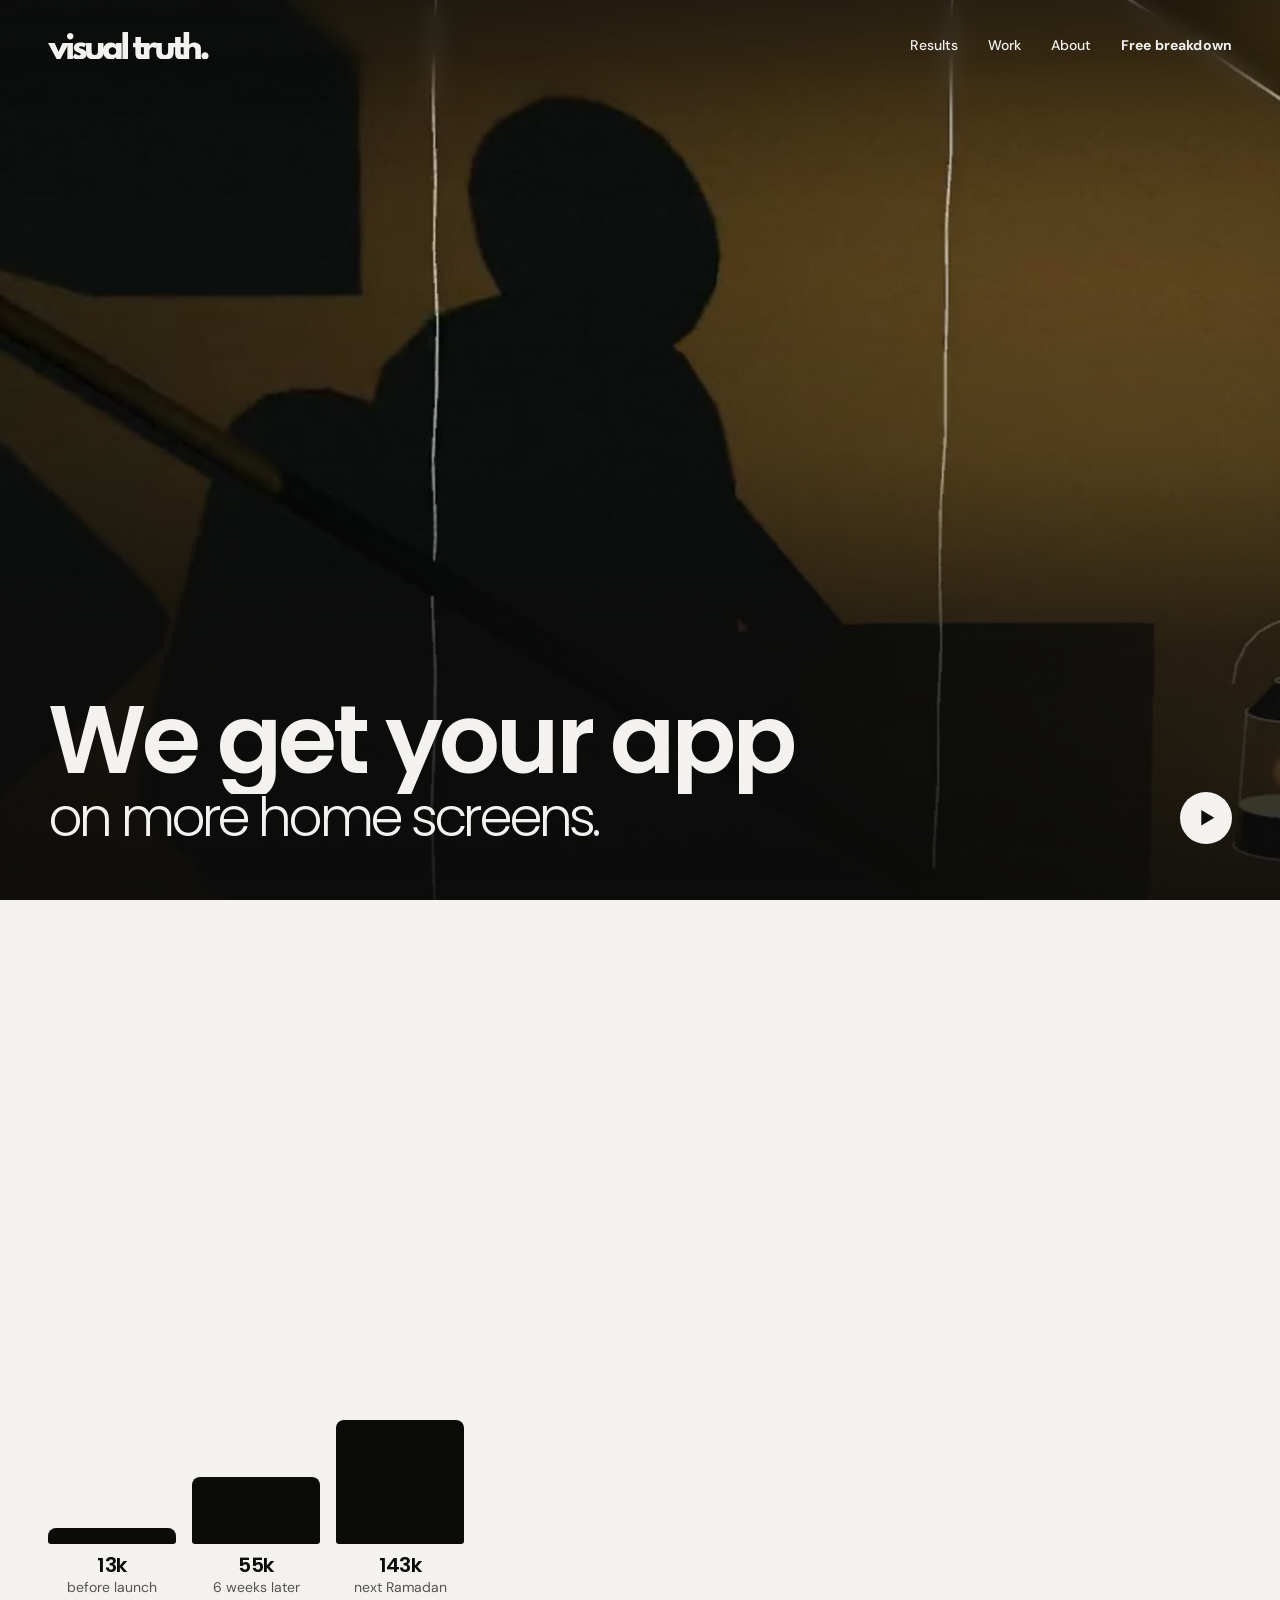
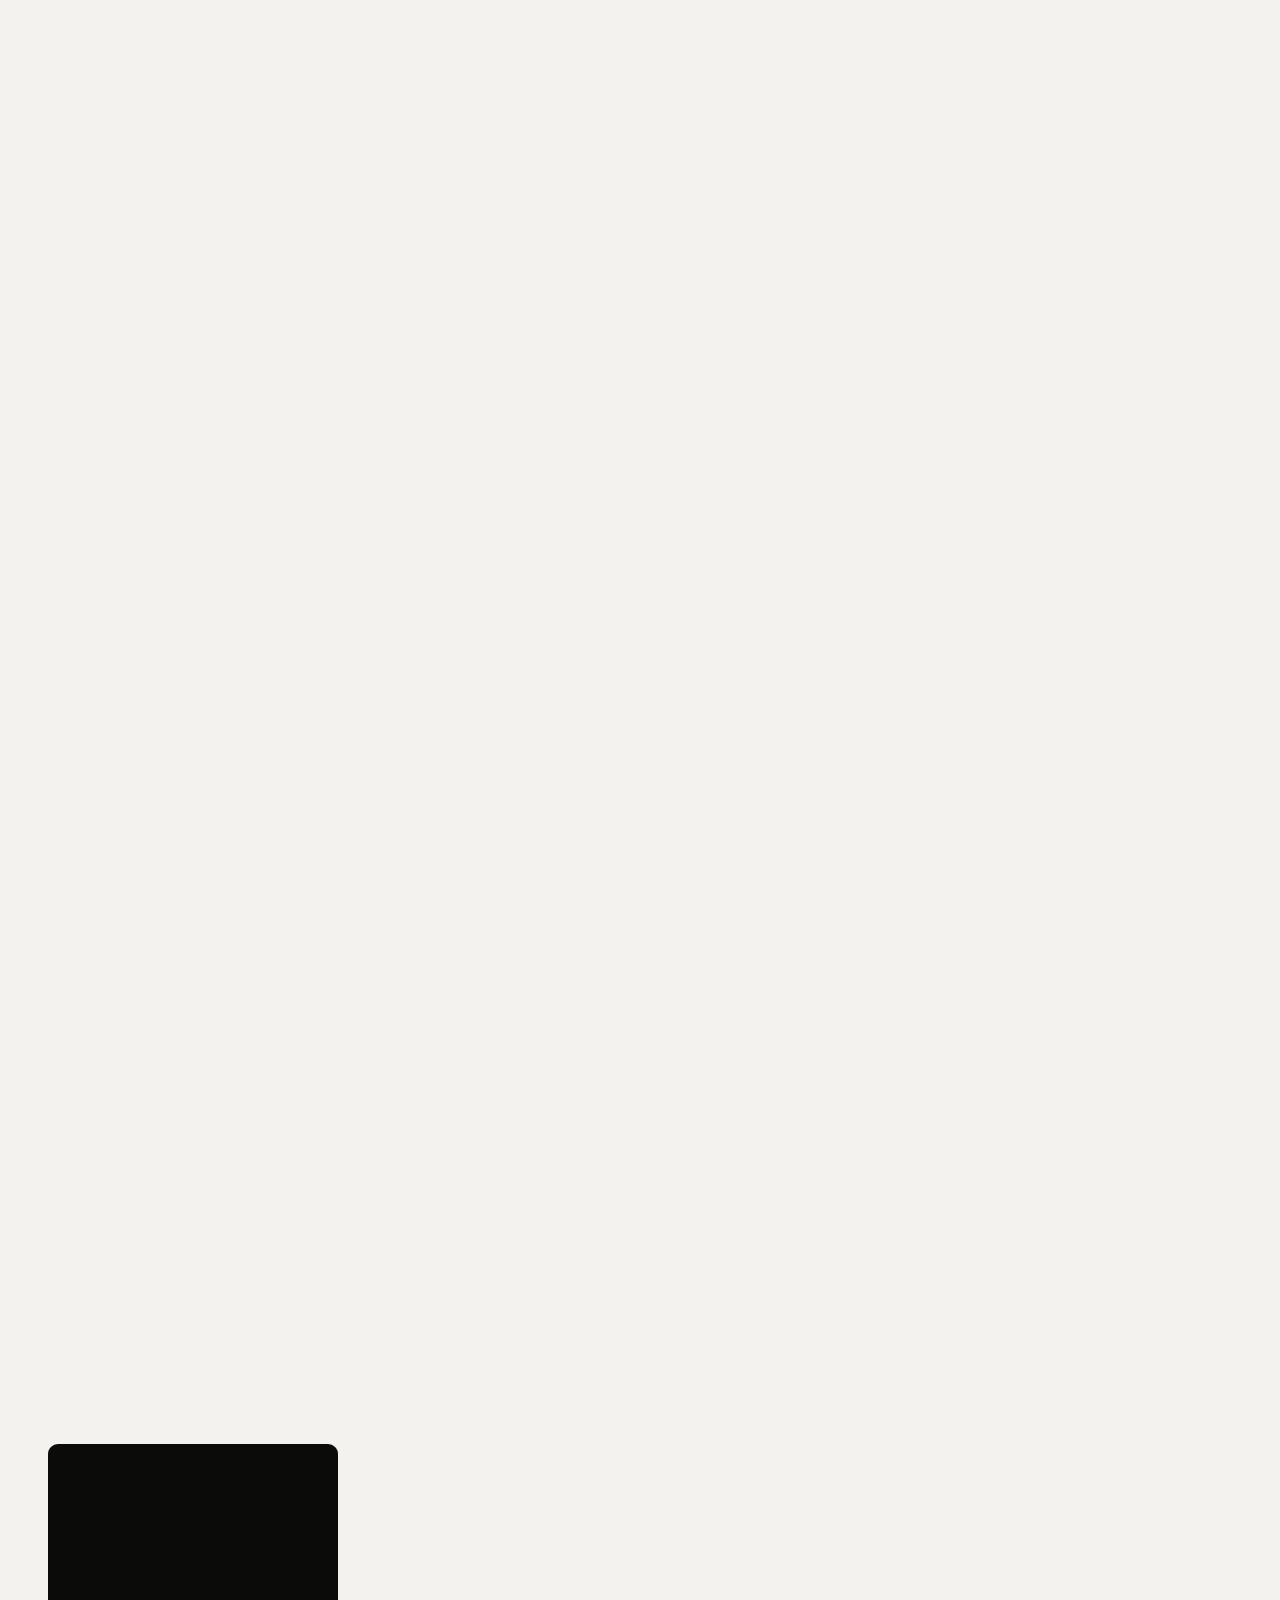
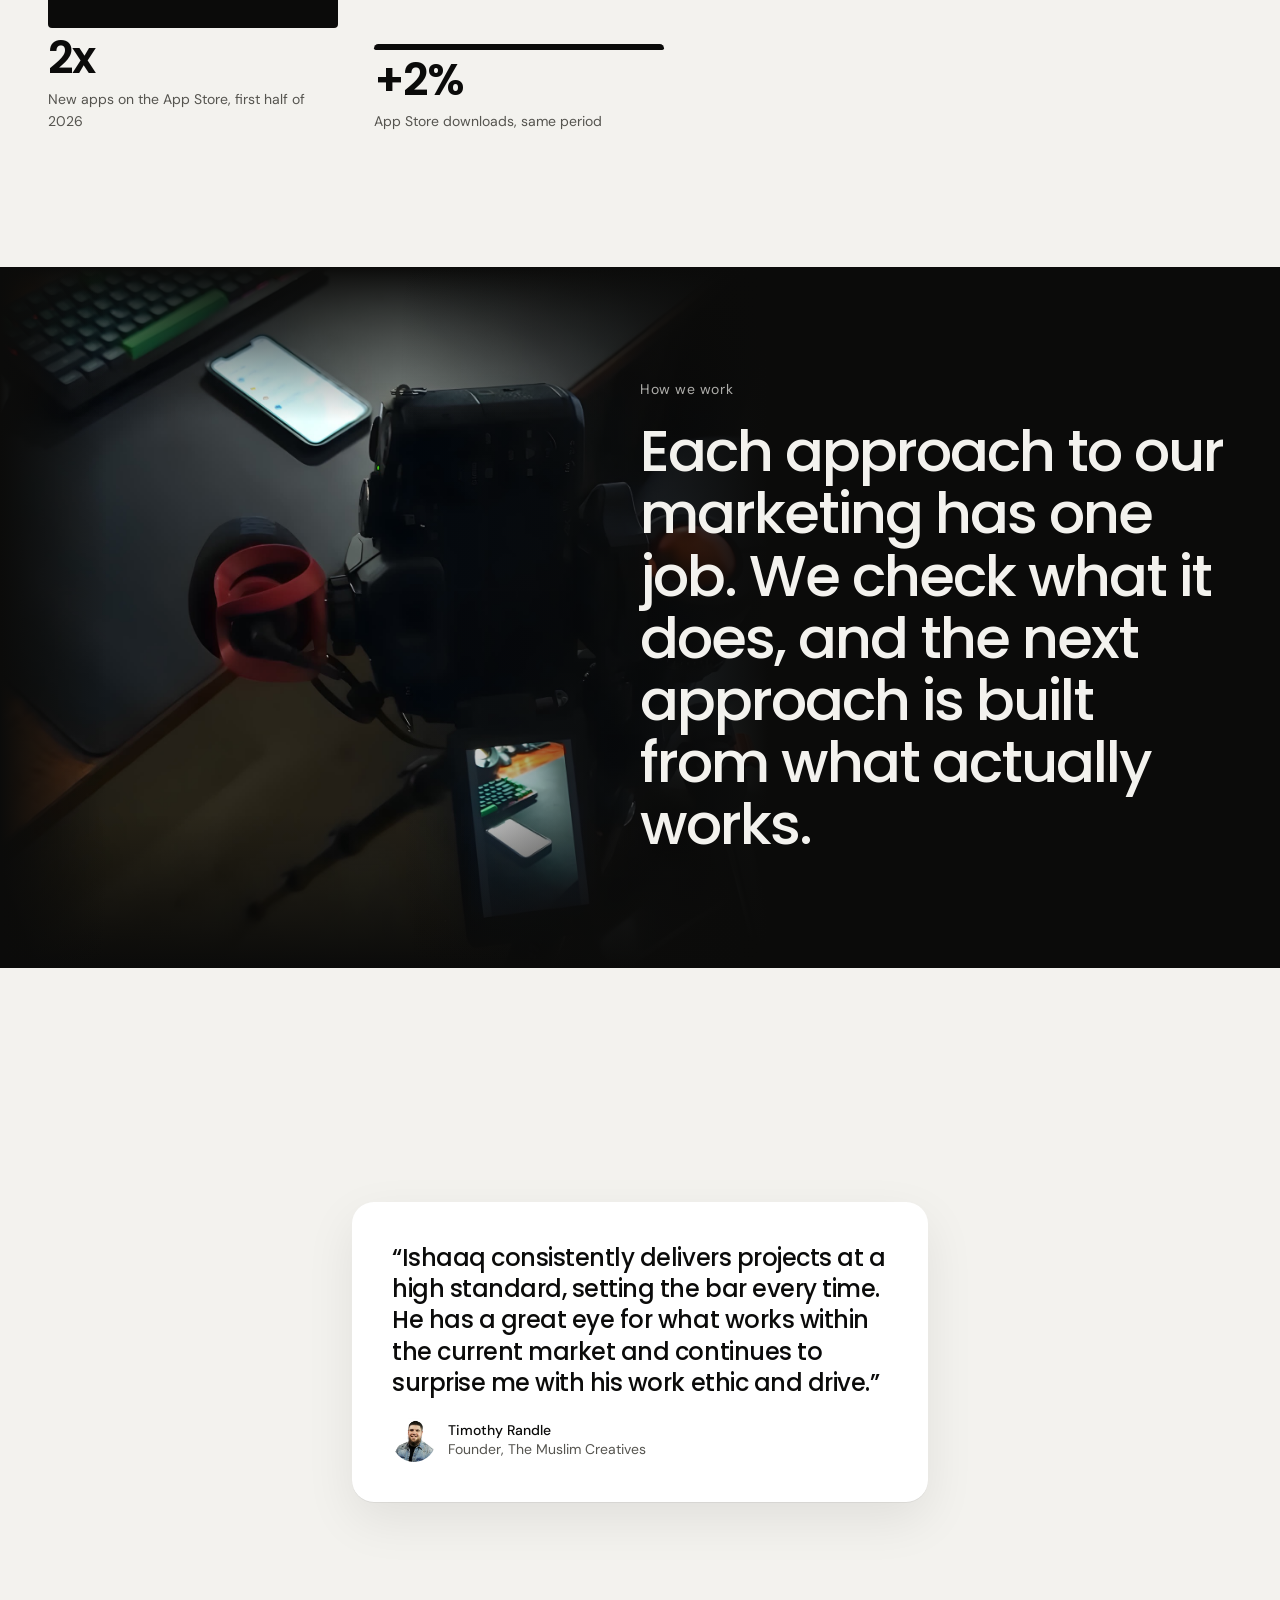
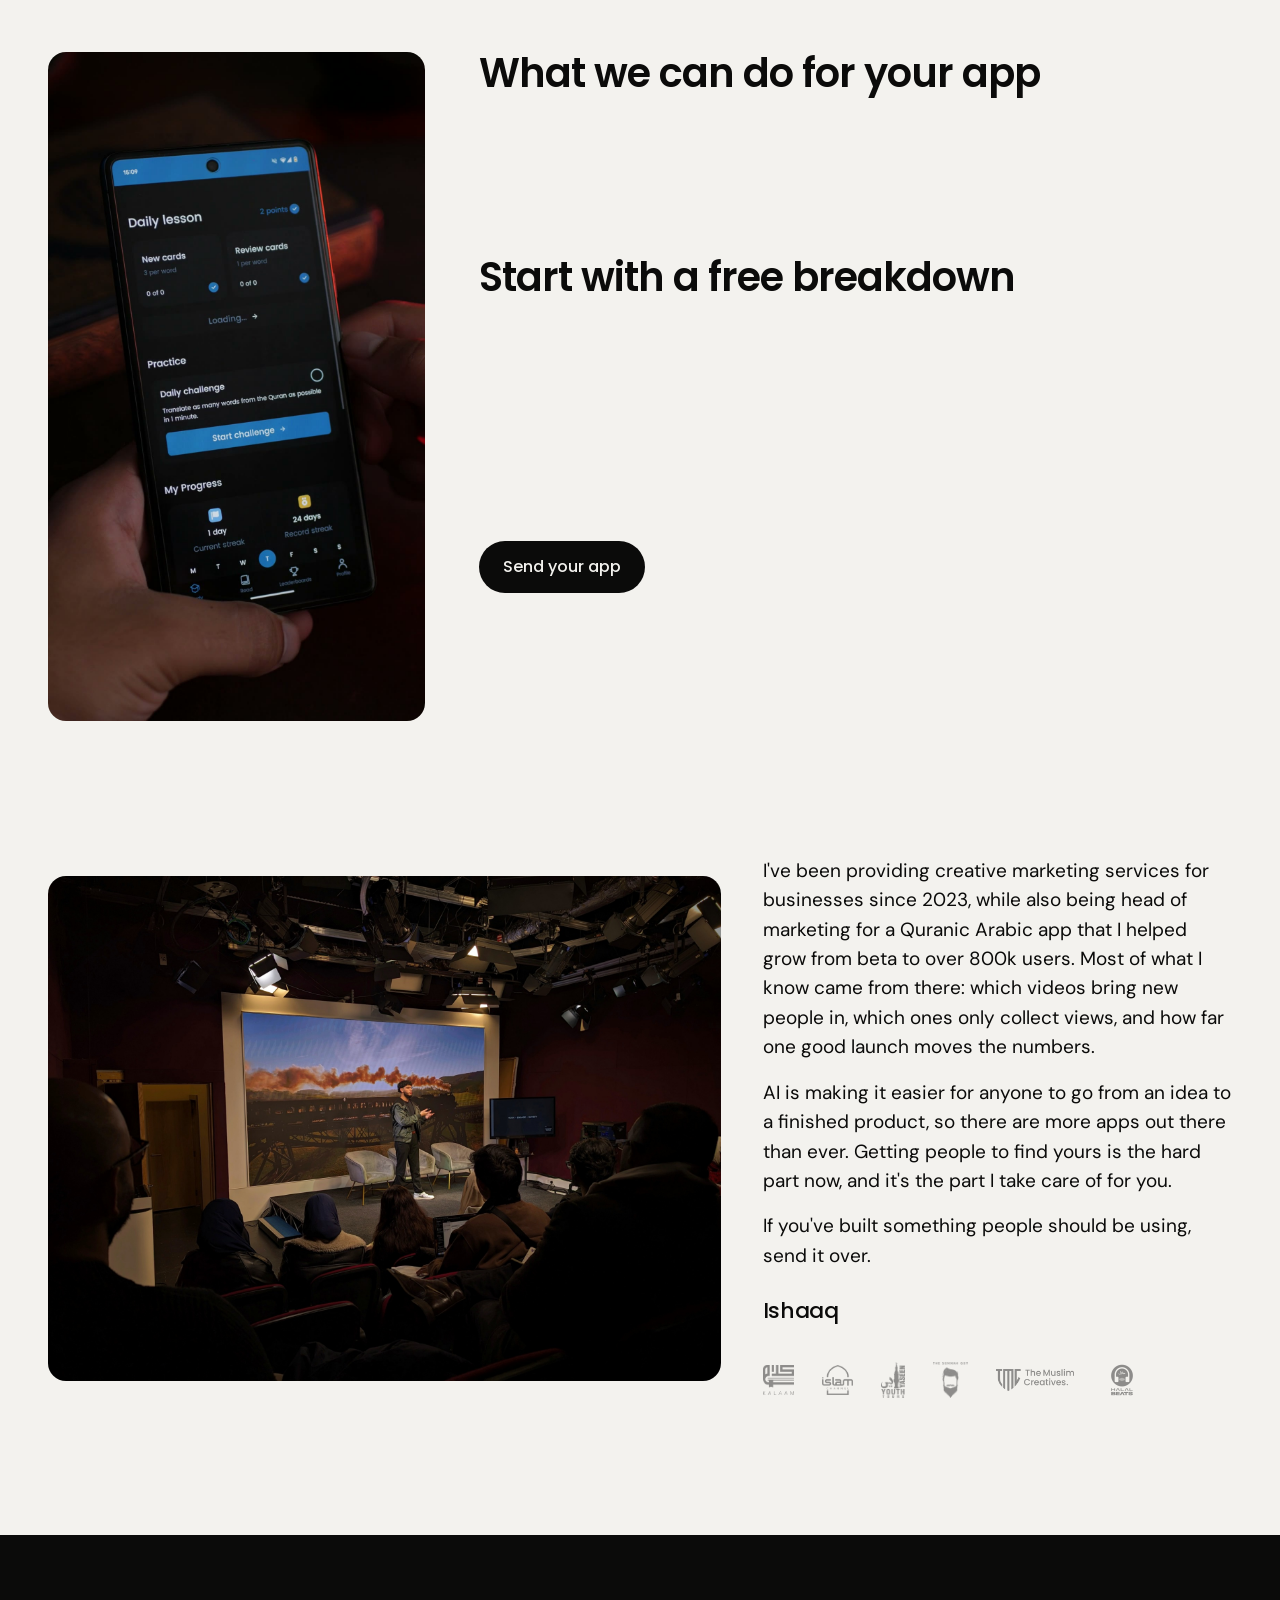
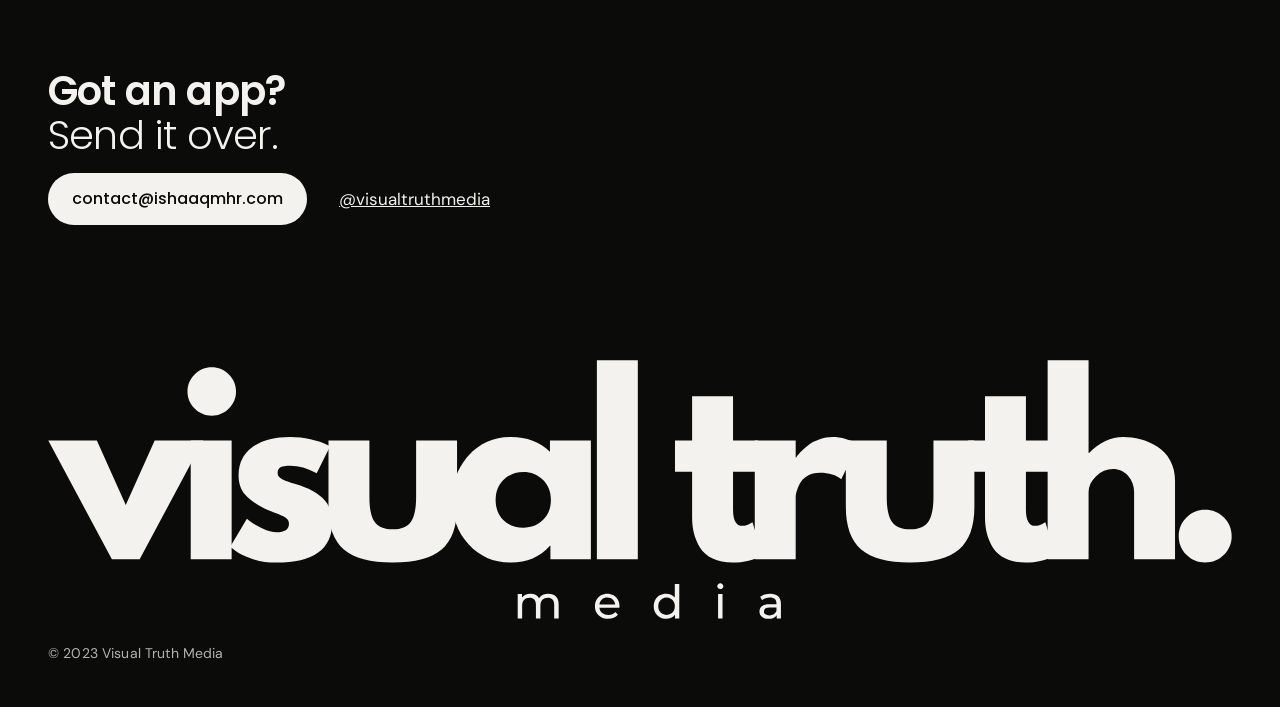
<file: index.html>
<!DOCTYPE html><html lang="en"><head><meta charset="utf-8"><meta name="viewport" content="width=device-width, initial-scale=1, viewport-fit=cover"><title>Visual Truth Media</title><meta name="description" content="We get your app on more home screens."><meta name="theme-color" content="#0b0b0a"><meta property="og:type" content="website"><meta property="og:title" content="Visual Truth Media"><meta property="og:description" content="We get your app on more home screens."><meta property="og:image" content="https://visualtruth.media/share.jpg"><meta property="og:image:width" content="1200"><meta property="og:image:height" content="630"><meta property="og:site_name" content="Visual Truth Media"><meta name="twitter:card" content="summary_large_image"><link rel="icon" href="favicon.svg" type="image/svg+xml"><script>document.documentElement.classList.add('js');</script><link rel="stylesheet" href="_astro/Player.C2sVGJUS.css"><style>#films .selected-films{align-items:start!important}#films .case.wide{display:grid!important;grid-template-columns:minmax(0,8fr) minmax(0,4fr)!important;align-items:end!important;gap:clamp(1.25rem,1rem + 2vw,3rem)!important}@media (max-width:48rem){#films .case.wide{grid-template-columns:1fr!important}}#films .selected-films>.case.tall{grid-column:span 4!important;grid-template-columns:1fr!important;align-content:start}#films .selected-films>.case .case-title{font-size:var(--text-lead)!important;line-height:1.2!important}#films .selected-films>.case .case-line{font-size:var(--text-body)!important;max-width:34ch!important;margin-top:0!important}@media (max-width:48rem){#films .selected-films>.case{grid-column:1/-1!important}}</style><meta name=robots content=noindex,nofollow><style>
.hw-band{background:var(--ink);color:var(--cream);margin-top:var(--section)}
.hw-inner{max-width:calc(var(--page) + 2 * var(--margin));margin:0 auto;padding:clamp(4rem,3rem + 5vw,8rem) var(--margin)}
.hw-label{margin:0 0 1.25rem;font-size:var(--text-caption);letter-spacing:.04em;opacity:.7}
.hw-line{margin:0;max-width:24ch;font-family:var(--font-display);font-weight:500;font-size:clamp(1.9rem,1.2rem + 3vw,3.75rem);line-height:1.08;letter-spacing:-.035em}
.mk-bars{display:flex;align-items:flex-end;gap:clamp(1rem,.6rem + 2vw,2.5rem);height:clamp(14rem,10rem + 10vw,22rem)}
.mk-bar{flex:1;height:100%;display:flex;flex-direction:column;justify-content:flex-end;gap:.5rem}
.mk-bar i{display:block;background:var(--ink);border-radius:10px 10px 4px 4px;min-height:6px}
.mk-bar b{font-family:var(--font-display);font-weight:600;font-size:clamp(1.75rem,1.2rem + 2vw,3rem);letter-spacing:-.04em;line-height:1}
.mk-bar small{font-size:var(--text-caption);color:var(--ink-soft)}
.q-stage{position:relative;height:clamp(24rem,20rem + 10vw,30rem);perspective:1200px;cursor:grab;touch-action:pan-y;user-select:none}
.q-stage.drag{cursor:grabbing}
.q-card{position:absolute;left:50%;top:50%;width:min(32rem,78vw);margin:0;padding:clamp(1.5rem,1rem + 2vw,2.5rem);border-radius:22px;background:#fff;
  box-shadow:0 1px 0 #0b0b0a0f,0 18px 50px #0b0b0a14;will-change:transform,opacity;cursor:pointer;transition:box-shadow .2s}
.q-card.on{box-shadow:0 0 0 2px var(--ink),0 18px 50px #0b0b0a24}
.q-card blockquote{margin:0}
.q-card blockquote p{margin:0;font-family:var(--font-display);font-size:clamp(1.1rem,.95rem + .8vw,1.5rem);line-height:1.3;letter-spacing:-.02em}
.q-card figcaption{display:flex;gap:.75rem;align-items:center;margin-top:1.25rem;font-size:var(--text-caption);color:var(--ink-soft);line-height:1.35}
.q-card figcaption b{color:var(--ink);font-weight:500}
.logos{display:flex;flex-wrap:wrap;align-items:center;gap:1.25rem 1.75rem;margin-top:2rem}
.logos img{width:auto;filter:grayscale(1) brightness(0);opacity:.42;transition:opacity .25s}
.logos img:hover{opacity:.9}
.hw-band{position:relative;overflow:hidden}
.hw-media{position:absolute;inset:0 auto 0 0;width:min(60%,62rem)}
.hw-media img{width:100%;height:100%;object-fit:cover;object-position:50% 50%;display:block}
.hw-media::after{content:"";position:absolute;inset:0;background:
  linear-gradient(to right,var(--ink) 0,transparent 14%,transparent 52%,var(--ink) 100%),
  linear-gradient(to bottom,var(--ink) 0,transparent 22%,transparent 78%,var(--ink) 100%)}
.hw-inner{position:relative;display:grid;grid-template-columns:1fr 1fr;min-height:clamp(22rem,16rem + 18vw,36rem);align-items:center}
.hw-text{grid-column:2}
.bd-grid{display:grid;grid-template-columns:minmax(0,4fr) minmax(0,8fr);gap:clamp(1.5rem,1rem + 3vw,4rem);align-items:start}
.bd-clip{position:sticky;top:6rem}
.bd-clip video{display:block;width:100%;aspect-ratio:9/16;object-fit:cover;border-radius:18px;background:var(--ink)}
.grow-ready [data-grow] .grow{transform:scaleY(0);transform-origin:50% 100%;transition:transform 1.1s cubic-bezier(.2,.7,.2,1);transition-delay:calc(var(--d,0) * 180ms)}
.grow-ready [data-grow].in .grow{transform:none}
@media (max-width:48rem){.hw-media{position:relative;width:100%;height:18rem}.hw-media::after{background:linear-gradient(to bottom,var(--ink) 0,transparent 20%,transparent 60%,var(--ink) 100%)}
  .hw-inner{grid-template-columns:1fr;min-height:0;padding-top:1rem}.hw-text{grid-column:1}
  .bd-grid{grid-template-columns:1fr}.bd-clip{position:static;max-width:20rem}}
html,body{overflow-x:clip}
.q-ring{overflow-x:clip}
@media (max-width:48rem){
  .top-nav a:not([data-bd-open]){display:none}
  #results>div:first-of-type{grid-template-columns:1fr!important}
  #films .selected-films{display:flex!important;overflow-x:auto;scroll-snap-type:x mandatory;gap:1rem;margin-inline:calc(-1 * var(--margin));padding:0 var(--margin) .5rem;scrollbar-width:none}
  #films .selected-films::-webkit-scrollbar{display:none}
  #films .selected-films>.case.tall{flex:0 0 74vw;grid-column:auto!important;scroll-snap-align:start}
  .q-card{width:76vw}
  .hw-line{font-size:clamp(1.6rem,1.2rem + 3vw,2.2rem)}
  .draft-badge{display:none}
}
@media (max-width:48rem){#about .about-head,#about .about-body{grid-column:1/-1!important}#market>div{grid-template-columns:1fr!important}}
@media (prefers-reduced-motion: reduce){.q-stage{height:auto;display:grid;gap:1rem;cursor:auto}.q-card{position:static;transform:none!important;opacity:1!important;width:auto;filter:none!important}}
.bd-pop{border:0;padding:clamp(1.5rem,1rem + 2.5vw,3rem);border-radius:28px;background:var(--cream);color:var(--ink);width:min(64rem,92vw);max-height:88svh;overflow:auto}
.bd-pop::backdrop{background:#0b0b0ab3;backdrop-filter:blur(6px)}
.bd-pop .result-list{gap:1.5rem 2rem}
.bd-pop .bd-x{position:sticky;top:0;float:right;border:0;border-radius:999px;padding:.5rem 1rem;background:var(--ink);color:var(--cream);font:500 .875rem/1 var(--font-display);cursor:pointer}

#films .selected-films{overflow-y:hidden}
@media (max-width:48rem){#films .selected-films{overflow-y:hidden;overscroll-behavior-x:contain;touch-action:pan-x pan-y}}
.cs-kicker{margin:0;font-size:var(--text-caption);letter-spacing:.04em;color:var(--ink-soft)}
.cs-line{margin:.75rem 0 0;max-width:38ch;color:var(--ink-soft);line-height:1.45}
.cs-how{list-style:none;margin:1rem 0 0;padding:0;display:grid;gap:.4rem;font-size:var(--text-caption)}
.cs-how li{display:flex;gap:.6rem;align-items:baseline}.cs-how li::before{content:"";flex:0 0 6px;height:6px;border-radius:99px;background:var(--ink);transform:translateY(-1px)}
.big-stat{display:inline-flex;flex-direction:column;align-items:center}
.big-stat .result-value{font-size:clamp(3rem,2rem + 5vw,6rem);letter-spacing:-.04em;padding-left:.04em;text-align:center}
.big-stat-label{margin:.5rem 0 0;white-space:nowrap;font-size:clamp(.95rem,.85rem + .5vw,1.2rem);color:var(--ink-soft);text-align:center}
.about-photo{display:block;width:100%;aspect-ratio:4/3;object-fit:cover;object-position:50% 50%;border-radius:18px}

.q-stage.q-single{height:auto;display:grid;place-items:center;cursor:auto;padding:1rem 0}.q-single .q-card{position:static;transform:none;width:min(36rem,100%)}
</style></head><body><a class="skip" href="#films">Skip to the films</a><header class="top" data-top><a href="#main" aria-label="Visual Truth Media, home"><svg class="wordmark" viewBox="117.40 339.71 566.38 97.02" role="img" aria-label="Visual Truth Media" fill="currentColor"><path transform="translate(119.754615,434.970006)" d="M 21.015625 -56.75 L 34.84375 -25.875 L 48.671875 -56.75 L 71.890625 -56.75 L 41.484375 0 L 28.203125 0 L -2.21875 -56.75 Z M 21.015625 -56.75 "/><path transform="translate(179.028025,434.970006)" d="M 8.515625 -88.375 C 10.804688 -90.664062 13.535156 -91.8125 16.703125 -91.8125 C 19.867188 -91.8125 22.59375 -90.664062 24.875 -88.375 C 27.164062 -86.09375 28.3125 -83.363281 28.3125 -80.1875 C 28.3125 -77.019531 27.164062 -74.289062 24.875 -72 C 22.59375 -69.71875 19.867188 -68.578125 16.703125 -68.578125 C 13.535156 -68.578125 10.804688 -69.71875 8.515625 -72 C 6.234375 -74.289062 5.09375 -77.019531 5.09375 -80.1875 C 5.09375 -83.363281 6.234375 -86.09375 8.515625 -88.375 Z M 6.640625 -56.75 L 6.640625 0 L 26.21875 0 L 26.21875 -56.75 Z M 6.640625 -56.75 "/><path transform="translate(202.027806,434.970006)" d="M 31.296875 -58.40625 C 34.546875 -58.40625 37.753906 -58.035156 40.921875 -57.296875 C 44.097656 -56.554688 46.457031 -55.816406 48 -55.078125 L 50.328125 -53.984375 L 43.90625 -41.140625 C 39.488281 -43.503906 35.285156 -44.6875 31.296875 -44.6875 C 29.085938 -44.6875 27.519531 -44.445312 26.59375 -43.96875 C 25.675781 -43.488281 25.21875 -42.582031 25.21875 -41.25 C 25.21875 -40.957031 25.253906 -40.664062 25.328125 -40.375 C 25.398438 -40.082031 25.546875 -39.804688 25.765625 -39.546875 C 25.992188 -39.285156 26.195312 -39.0625 26.375 -38.875 C 26.5625 -38.695312 26.875 -38.492188 27.3125 -38.265625 C 27.757812 -38.046875 28.113281 -37.878906 28.375 -37.765625 C 28.632812 -37.660156 29.054688 -37.492188 29.640625 -37.265625 C 30.234375 -37.046875 30.675781 -36.878906 30.96875 -36.765625 C 31.257812 -36.660156 31.753906 -36.5 32.453125 -36.28125 C 33.160156 -36.0625 33.695312 -35.914062 34.0625 -35.84375 C 36.351562 -35.175781 38.34375 -34.4375 40.03125 -33.625 C 41.726562 -32.8125 43.515625 -31.703125 45.390625 -30.296875 C 47.273438 -28.898438 48.734375 -27.132812 49.765625 -25 C 50.804688 -22.863281 51.328125 -20.429688 51.328125 -17.703125 C 51.328125 -4.796875 42.363281 1.65625 24.4375 1.65625 C 20.382812 1.65625 16.53125 1.03125 12.875 -0.21875 C 9.226562 -1.476562 6.597656 -2.734375 4.984375 -3.984375 L 2.546875 -5.96875 L 10.515625 -19.359375 C 11.097656 -18.835938 11.867188 -18.226562 12.828125 -17.53125 C 13.785156 -16.832031 15.519531 -15.875 18.03125 -14.65625 C 20.539062 -13.4375 22.71875 -12.828125 24.5625 -12.828125 C 28.613281 -12.828125 30.640625 -14.191406 30.640625 -16.921875 C 30.640625 -18.171875 30.125 -19.144531 29.09375 -19.84375 C 28.0625 -20.550781 26.304688 -21.347656 23.828125 -22.234375 C 21.359375 -23.117188 19.425781 -23.929688 18.03125 -24.671875 C 14.488281 -26.515625 11.6875 -28.597656 9.625 -30.921875 C 7.5625 -33.242188 6.53125 -36.320312 6.53125 -40.15625 C 6.53125 -45.90625 8.757812 -50.382812 13.21875 -53.59375 C 17.675781 -56.800781 23.703125 -58.40625 31.296875 -58.40625 Z M 31.296875 -58.40625 "/><path transform="translate(246.039757,434.970006)" d="M 25.109375 -56.75 L 25.109375 -29.75 C 25.109375 -24.144531 25.957031 -20.160156 27.65625 -17.796875 C 29.351562 -15.441406 32.226562 -14.265625 36.28125 -14.265625 C 40.332031 -14.265625 43.207031 -15.441406 44.90625 -17.796875 C 46.601562 -20.160156 47.453125 -24.144531 47.453125 -29.75 L 47.453125 -56.75 L 67.03125 -56.75 L 67.03125 -25 C 67.03125 -15.5625 64.578125 -8.757812 59.671875 -4.59375 C 54.765625 -0.425781 46.960938 1.65625 36.265625 1.65625 C 25.578125 1.65625 17.78125 -0.425781 12.875 -4.59375 C 7.976562 -8.757812 5.53125 -15.5625 5.53125 -25 L 5.53125 -56.75 Z M 25.109375 -56.75 "/><path transform="translate(308.188533,434.970006)" d="M 10.5 -7.015625 C 5.195312 -12.804688 2.546875 -19.90625 2.546875 -28.3125 C 2.546875 -36.71875 5.195312 -43.832031 10.5 -49.65625 C 15.8125 -55.488281 22.5625 -58.40625 30.75 -58.40625 C 38.269531 -58.40625 44.460938 -56.046875 49.328125 -51.328125 L 49.328125 -56.75 L 68.90625 -56.75 L 68.90625 0 L 49.546875 0 L 49.546875 -6.421875 L 49.328125 -6.421875 C 44.460938 -1.035156 38.269531 1.65625 30.75 1.65625 C 22.5625 1.65625 15.8125 -1.234375 10.5 -7.015625 Z M 27.15625 -37.9375 C 24.613281 -35.425781 23.34375 -32.21875 23.34375 -28.3125 C 23.34375 -24.40625 24.554688 -21.21875 26.984375 -18.75 C 29.421875 -16.28125 32.628906 -15.046875 36.609375 -15.046875 C 40.441406 -15.046875 43.59375 -16.296875 46.0625 -18.796875 C 48.539062 -21.304688 49.78125 -24.476562 49.78125 -28.3125 C 49.78125 -32.21875 48.503906 -35.425781 45.953125 -37.9375 C 43.410156 -40.445312 40.296875 -41.703125 36.609375 -41.703125 C 32.847656 -41.703125 29.695312 -40.445312 27.15625 -37.9375 Z M 27.15625 -37.9375 "/><path transform="translate(373.323233,434.970006)" d="M 6.640625 0 L 6.640625 -95.125 L 26.21875 -95.125 L 26.21875 0 Z M 6.640625 0 "/><path transform="translate(415.562677,434.970006)" d="M 9.953125 -56.75 L 9.953125 -77.875 L 29.53125 -77.875 L 29.53125 -56.75 L 41.484375 -56.75 L 41.484375 -41.8125 L 29.53125 -41.8125 L 29.53125 -23.78125 C 29.53125 -18.539062 31.003906 -15.921875 33.953125 -15.921875 C 34.691406 -15.921875 35.46875 -16.066406 36.28125 -16.359375 C 37.09375 -16.660156 37.71875 -16.957031 38.15625 -17.25 L 38.828125 -17.703125 L 43.6875 -1.875 C 39.488281 0.476562 34.695312 1.65625 29.3125 1.65625 C 25.625 1.65625 22.453125 1.007812 19.796875 -0.28125 C 17.140625 -1.570312 15.128906 -3.300781 13.765625 -5.46875 C 12.398438 -7.644531 11.421875 -9.929688 10.828125 -12.328125 C 10.242188 -14.722656 9.953125 -17.285156 9.953125 -20.015625 L 9.953125 -41.8125 L 1.765625 -41.8125 L 1.765625 -56.75 Z M 9.953125 -56.75 "/><path transform="translate(448.847331,434.970006)" d="M 6.640625 0 L 6.640625 -56.75 L 26.21875 -56.75 L 26.21875 -48.5625 L 26.4375 -48.5625 C 26.582031 -48.851562 26.820312 -49.21875 27.15625 -49.65625 C 27.488281 -50.101562 28.207031 -50.878906 29.3125 -51.984375 C 30.414062 -53.085938 31.59375 -54.082031 32.84375 -54.96875 C 34.101562 -55.851562 35.726562 -56.644531 37.71875 -57.34375 C 39.707031 -58.050781 41.734375 -58.40625 43.796875 -58.40625 C 45.941406 -58.40625 48.046875 -58.109375 50.109375 -57.515625 C 52.171875 -56.921875 53.679688 -56.332031 54.640625 -55.75 L 56.1875 -54.859375 L 48 -38.265625 C 45.570312 -40.335938 42.179688 -41.375 37.828125 -41.375 C 35.460938 -41.375 33.429688 -40.851562 31.734375 -39.8125 C 30.046875 -38.78125 28.847656 -37.523438 28.140625 -36.046875 C 27.441406 -34.578125 26.945312 -33.328125 26.65625 -32.296875 C 26.363281 -31.265625 26.21875 -30.453125 26.21875 -29.859375 L 26.21875 0 Z M 6.640625 0 "/><path transform="translate(493.522807,434.970006)" d="M 25.109375 -56.75 L 25.109375 -29.75 C 25.109375 -24.144531 25.957031 -20.160156 27.65625 -17.796875 C 29.351562 -15.441406 32.226562 -14.265625 36.28125 -14.265625 C 40.332031 -14.265625 43.207031 -15.441406 44.90625 -17.796875 C 46.601562 -20.160156 47.453125 -24.144531 47.453125 -29.75 L 47.453125 -56.75 L 67.03125 -56.75 L 67.03125 -25 C 67.03125 -15.5625 64.578125 -8.757812 59.671875 -4.59375 C 54.765625 -0.425781 46.960938 1.65625 36.265625 1.65625 C 25.578125 1.65625 17.78125 -0.425781 12.875 -4.59375 C 7.976562 -8.757812 5.53125 -15.5625 5.53125 -25 L 5.53125 -56.75 Z M 25.109375 -56.75 "/><path transform="translate(555.671572,434.970006)" d="M 9.953125 -56.75 L 9.953125 -77.875 L 29.53125 -77.875 L 29.53125 -56.75 L 41.484375 -56.75 L 41.484375 -41.8125 L 29.53125 -41.8125 L 29.53125 -23.78125 C 29.53125 -18.539062 31.003906 -15.921875 33.953125 -15.921875 C 34.691406 -15.921875 35.46875 -16.066406 36.28125 -16.359375 C 37.09375 -16.660156 37.71875 -16.957031 38.15625 -17.25 L 38.828125 -17.703125 L 43.6875 -1.875 C 39.488281 0.476562 34.695312 1.65625 29.3125 1.65625 C 25.625 1.65625 22.453125 1.007812 19.796875 -0.28125 C 17.140625 -1.570312 15.128906 -3.300781 13.765625 -5.46875 C 12.398438 -7.644531 11.421875 -9.929688 10.828125 -12.328125 C 10.242188 -14.722656 9.953125 -17.285156 9.953125 -20.015625 L 9.953125 -41.8125 L 1.765625 -41.8125 L 1.765625 -56.75 Z M 9.953125 -56.75 "/><path transform="translate(588.956226,434.970006)" d="M 6.640625 0 L 6.640625 -95.125 L 26.21875 -95.125 L 26.21875 -50.765625 L 26.4375 -50.765625 C 31.519531 -55.859375 36.9375 -58.40625 42.6875 -58.40625 C 45.488281 -58.40625 48.269531 -58.035156 51.03125 -57.296875 C 53.800781 -56.554688 56.457031 -55.410156 59 -53.859375 C 61.550781 -52.316406 63.617188 -50.125 65.203125 -47.28125 C 66.785156 -44.445312 67.578125 -41.148438 67.578125 -37.390625 L 67.578125 0 L 48 0 L 48 -32.078125 C 48 -35.023438 47.054688 -37.601562 45.171875 -39.8125 C 43.296875 -42.03125 40.847656 -43.140625 37.828125 -43.140625 C 34.878906 -43.140625 32.207031 -41.992188 29.8125 -39.703125 C 27.414062 -37.421875 26.21875 -34.878906 26.21875 -32.078125 L 26.21875 0 Z M 6.640625 0 "/><path class="stop" transform="translate(651.657959,434.970006)" d="M 19.25 -23.671875 C 22.789062 -23.671875 25.796875 -22.4375 28.265625 -19.96875 C 30.734375 -17.5 31.96875 -14.492188 31.96875 -10.953125 C 31.96875 -7.484375 30.734375 -4.515625 28.265625 -2.046875 C 25.796875 0.421875 22.789062 1.65625 19.25 1.65625 C 15.78125 1.65625 12.8125 0.421875 10.34375 -2.046875 C 7.875 -4.515625 6.640625 -7.484375 6.640625 -10.953125 C 6.640625 -14.492188 7.875 -17.5 10.34375 -19.96875 C 12.8125 -22.4375 15.78125 -23.671875 19.25 -23.671875 Z M 19.25 -23.671875 "/></svg></a><nav class="top-nav" aria-label="Page"><a class="quiet" href="#results">Results</a><a class="quiet" href="#films">Work</a><a class="quiet" href="#about">About</a><a class="quiet" href="#breakdown" data-bd-open><strong>Free breakdown</strong></a></nav></header><main id="main"><div class="intro" data-intro aria-hidden="true"><span class="intro-dot"></span></div><section class="hero" data-hero aria-label="Our latest film"><div class="hero-frame" data-hero-frame><picture><source media="(max-aspect-ratio: 4/5)" srcset="media/vtm/mtf-sarajevo-hum1/hero-tall.jpg"><img src="media/vtm/mtf-sarajevo-hum1/hero-wide.jpg" alt="" fetchpriority="high"></picture><video class="wide" data-hero-video data-start="36.4" data-src="media/vtm/mtf-sarajevo-hum1/hero-wide.mp4" data-poster="media/vtm/mtf-sarajevo-hum1/hero-wide.jpg" muted loop playsinline preload="auto"></video><video class="tall" data-hero-video data-start="36.4" data-src="media/vtm/mtf-sarajevo-hum1/hero-tall.mp4" data-poster="media/vtm/mtf-sarajevo-hum1/hero-tall.jpg" muted loop playsinline preload="auto"></video><div class="grain" aria-hidden="true"></div></div><div class="hero-copy" data-hero-copy><h1 class="headline" data-headline><span class="line thick"><span class="w" style="--i:0">We</span> <span class="w" style="--i:1">get</span> <span class="w" style="--i:2">your</span> <span class="w" style="--i:3">app</span></span><span class="line thin" style="font-size:.56em;margin-top:.12em"><span class="w" style="--i:4">on</span> <span class="w" style="--i:5">more</span> <span class="w" style="--i:6">home</span> <span class="w" style="--i:7">screens.</span></span></h1><button class="hero-play rise" style="--i:8" type="button" data-play="mtf-sarajevo"><span class="dot"><svg viewBox="0 0 10 12" aria-hidden="true"><path d="M0 0 L10 6 L0 12 Z" fill="currentColor"/></svg></span><span style="display:none"><strong>MTF Sarajevo</strong><span class="cap timecode" data-timecode data-length="1:11" aria-hidden="true"></span></span></button></div></section><section class="results" id="results" aria-labelledby="results-title"><h2 class="section-title rise" id="results-title">Results</h2><div style="display:grid;grid-template-columns:minmax(0,5fr) minmax(0,7fr);gap:clamp(1.5rem,1rem + 3vw,4rem);align-items:center"><div class="result-text"><p class="cs-kicker rise" style="--i:1">Case study · Kalaam</p><p class="result-label rise" style="--i:1;max-width:22ch;margin-top:.5rem"><strong>13k to 55k monthly users in six weeks.</strong></p><p class="cs-line rise" style="--i:2">I made the Ramadan 2024 launch film and all the content around it. The next launch peaked at 143k.</p><ul class="cs-how rise" style="--i:3"><li>One launch film, cut for every platform</li><li>Short videos built on one relatable moment</li><li>Posts timed with Kalaam&#39;s email drops</li></ul><div role="img" aria-label="Kalaam monthly users: 13k before launch, 55k six weeks later, 143k at the next Ramadan launch" data-grow style="display:flex;align-items:flex-end;gap:1rem;height:11rem;margin-top:1.75rem;max-width:26rem"><div style="flex:1;display:flex;flex-direction:column;justify-content:flex-end;align-items:center;gap:.5rem;height:100%"><i class="grow" style="--d:0;display:block;width:100%;height:9%;background:var(--ink);border-radius:8px 8px 3px 3px"></i><small style="font-size:var(--text-caption);color:var(--ink-soft);text-align:center;line-height:1.3"><b style="display:block;color:var(--ink);font-family:var(--font-display);font-weight:600;font-size:1.25rem;letter-spacing:-.03em">13k</b>before launch</small></div><div style="flex:1;display:flex;flex-direction:column;justify-content:flex-end;align-items:center;gap:.5rem;height:100%"><i class="grow" style="--d:1;display:block;width:100%;height:38%;background:var(--ink);border-radius:8px 8px 3px 3px"></i><small style="font-size:var(--text-caption);color:var(--ink-soft);text-align:center;line-height:1.3"><b style="display:block;color:var(--ink);font-family:var(--font-display);font-weight:600;font-size:1.25rem;letter-spacing:-.03em">55k</b>6 weeks later</small></div><div style="flex:1;display:flex;flex-direction:column;justify-content:flex-end;align-items:center;gap:.5rem;height:100%"><i class="grow" style="--d:2;display:block;width:100%;height:100%;background:var(--ink);border-radius:8px 8px 3px 3px"></i><small style="font-size:var(--text-caption);color:var(--ink-soft);text-align:center;line-height:1.3"><b style="display:block;color:var(--ink);font-family:var(--font-display);font-weight:600;font-size:1.25rem;letter-spacing:-.03em">143k</b>next Ramadan</small></div></div></div><article class="case wide" data-film="kalaam-launch" style="margin:0"><button class="film-button rise" type="button" data-play="kalaam-launch" aria-label="Watch the Kalaam launch film"><div class="poster"><img class="poster-still" src="media/kalaam-launch-2024-poster.jpg" alt="" loading="lazy"><video data-preview="media/kalaam-launch-2024-loop.mp4" muted loop playsinline preload="none"></video><div class="grain" aria-hidden="true"></div><span class="dot"><svg viewBox="0 0 24 24" width="22" height="22" aria-hidden="true"><path d="M8 5v14l11-7z" fill="currentColor"/></svg></span><span class="length">1:06</span></div></button><div class="case-text"><p class="category rise">App</p><h3 class="case-title rise" style="--i:1"><a href="#results">Kalaam, 2024 app launch</a></h3></div></article></div><div style="text-align:center;margin-top:clamp(2.5rem,2rem + 3vw,5rem)"><div class="big-stat rise"><p class="result-value">800k+</p><p class="big-stat-label">people have used this education app</p></div><p class="rise" style="--i:3;margin:2.5rem 0 0"><a class="button" href="#breakdown" data-bd-open>Get a free breakdown of your app</a></p></div></section><section class="selected" id="films" aria-labelledby="selected-title"><h2 class="section-title rise" id="selected-title">Selected work</h2><div class="selected-films"><article class="case tall" data-film="room-2"><button class="film-button rise" type="button" data-play="room-2" aria-label="Watch Room 2"><div class="poster"><img class="poster-still" src="media/vtm/room-2-hum1/poster.jpg" alt="" loading="lazy"><video data-preview="media/vtm/room-2-hum1/preview.mp4" muted loop playsinline preload="none"></video><div class="grain" aria-hidden="true"></div><span class="dot"><svg viewBox="0 0 24 24" width="22" height="22" aria-hidden="true"><path d="M8 5v14l11-7z" fill="currentColor"/></svg></span><span class="length">0:58</span></div></button><div class="case-text"><p class="category rise">App</p><h3 class="case-title rise" style="--i:1"><a href="#films">Room 2</a></h3></div></article><article class="case tall" data-film="areeb-intro"><button class="film-button rise" type="button" data-play="areeb-intro" aria-label="Watch Areeb&#39;s introduction"><div class="poster"><img class="poster-still" src="media/areeb-intro-poster.jpg" alt="" loading="lazy"><video data-preview="media/areeb-intro-loop.mp4" muted loop playsinline preload="none"></video><div class="grain" aria-hidden="true"></div><span class="dot"><svg viewBox="0 0 24 24" width="22" height="22" aria-hidden="true"><path d="M8 5v14l11-7z" fill="currentColor"/></svg></span><span class="length">0:37</span></div></button><div class="case-text"><p class="category rise">App · Founder</p><h3 class="case-title rise" style="--i:1"><a href="#films">Kalaam, meet the founder</a></h3></div></article><article class="case tall" data-film="kalaam-gift"><button class="film-button rise" type="button" data-play="kalaam-gift" aria-label="Watch Kalaam, word by word"><div class="poster"><img class="poster-still" src="media/vtm/kalaam-gift-r19/poster.jpg" alt="" loading="lazy"><video data-preview="media/vtm/kalaam-gift-r19/preview.mp4" muted loop playsinline preload="none"></video><div class="grain" aria-hidden="true"></div><span class="dot"><svg viewBox="0 0 24 24" width="22" height="22" aria-hidden="true"><path d="M8 5v14l11-7z" fill="currentColor"/></svg></span><span class="length"></span></div></button><div class="case-text"><p class="category rise">App · Instagram</p><h3 class="case-title rise" style="--i:1"><a href="#films">Kalaam, word by word</a></h3></div></article></div></section><section class="results" id="market" aria-labelledby="market-title"><h2 class="section-title rise" id="market-title">More apps, same downloads</h2><div style="display:grid;grid-template-columns:minmax(0,6fr) minmax(0,5fr);gap:clamp(1.5rem,1rem + 3vw,4rem);align-items:end"><div class="mk-bars" data-grow role="img" aria-label="First half of 2026 on the App Store: new apps doubled; downloads up 2 percent"><div class="mk-bar"><i class="grow" style="--d:0;height:100%"></i><b>2x</b><small>New apps on the App Store, first half of 2026</small></div><div class="mk-bar"><i class="grow" style="--d:1;height:2%"></i><b>+2%</b><small>App Store downloads, same period</small></div></div><div class="result-text"><p class="result-label rise" style="--i:1;max-width:32ch">Twice as many new apps. Barely more downloads. Getting found is the hard part now.</p><p class="result-source rise" style="--i:4;margin-top:1rem">Sensor Tower, first half of 2026, reported by The New York Times (July 2026).</p></div></div></section><section class="hw-band" id="approach" aria-label="How we work"><div class="hw-media" aria-hidden="true"><img src="people/desk-camera-upright.jpg" alt="" loading="lazy" style="object-position:50% 58%"></div><div class="hw-inner"><div class="hw-text"><p class="hw-label">How we work</p><p class="hw-line">Each approach to our marketing has one job. We check what it does, and the next approach is built from what actually works.</p></div></div></section><section class="results q-ring" id="testimonial" aria-labelledby="testimonial-title"><h2 class="section-title rise" id="testimonial-title">What founders say</h2><div class="q-stage" data-q-stage><figure class="q-card"><blockquote><p>&ldquo;Ishaaq consistently delivers projects at a high standard, setting the bar every time. He has a great eye for what works within the current market and continues to surprise me with his work ethic and drive.&rdquo;</p></blockquote><figcaption><img src="people/tim.png" alt="" style="width:44px;height:44px;border-radius:999px;object-fit:cover;background:var(--cream-deep)"><span><b>Timothy Randle</b><br>Founder, The Muslim Creatives</span></figcaption></figure></div></section><section class="results" id="breakdown" aria-label="What we can do for your app"><div class="bd-grid"><div class="bd-clip"><video src="media/kalaam-in-hand.mp4" poster="media/kalaam-in-hand-poster.jpg" muted loop playsinline autoplay preload="metadata" aria-label="Kalaam in someone&#39;s hand"></video></div><div><h2 class="section-title" style="margin-bottom:1.5rem">What we can do for your app</h2><ul class="result-list"><li class="result" style="--i:1"><div class="result-text"><p class="result-label rise" style="--i:1"><strong>New people finding your app</strong></p></div></li><li class="result" style="--i:2"><div class="result-text"><p class="result-label rise" style="--i:1"><strong>Views that turn into downloads</strong></p></div></li><li class="result" style="--i:3"><div class="result-text"><p class="result-label rise" style="--i:1"><strong>A launch people talk about</strong></p></div></li><li class="result" style="--i:4"><div class="result-text"><p class="result-label rise" style="--i:1"><strong>A story people come back for</strong></p></div></li></ul><h2 class="section-title" style="margin:3rem 0 1.5rem">Start with a free breakdown</h2><ul class="result-list"><li class="result" style="--i:1"><div class="result-text"><p class="result-value rise" style="--i:1;font-size:clamp(2.25rem,1.5rem + 3vw,3.5rem)">01</p><p class="result-label rise" style="--i:2">Send your store link.</p></div></li><li class="result" style="--i:2"><div class="result-text"><p class="result-value rise" style="--i:1;font-size:clamp(2.25rem,1.5rem + 3vw,3.5rem)">02</p><p class="result-label rise" style="--i:2">I go through your app, content and store page.</p></div></li><li class="result" style="--i:3"><div class="result-text"><p class="result-value rise" style="--i:1;font-size:clamp(2.25rem,1.5rem + 3vw,3.5rem)">03</p><p class="result-label rise" style="--i:2">You get a short video on how I&#39;d position it.</p></div></li></ul><p style="margin:2.5rem 0 0"><a class="button" href="mailto:contact@ishaaqmhr.com?subject=Free%20breakdown">Send your app</a></p></div></div></section><section class="about" id="about" aria-label="About" style="align-items:center"><div class="about-head" style="grid-column:1/span 7"><img class="about-photo" src="people/stage-wide.jpg" alt="Ishaaq on stage, giving a talk" loading="lazy"></div><div class="about-body" style="grid-column:8/span 5"><p style="margin:0 0 1rem">I&#39;ve been providing creative marketing services for businesses since 2023, while also being head of marketing for a Quranic Arabic app that I helped grow from beta to over 800k users. Most of what I know came from there: which videos bring new people in, which ones only collect views, and how far one good launch moves the numbers.</p><p style="margin:0 0 1rem">AI is making it easier for anyone to go from an idea to a finished product, so there are more apps out there than ever. Getting people to find yours is the hard part now, and it&#39;s the part I take care of for you.</p><p style="margin:0">If you&#39;ve built something people should be using, send it over.</p><p style="margin:1.5rem 0 0;font-family:var(--font-display);font-weight:500;font-size:var(--text-lead);letter-spacing:-.02em">Ishaaq</p><div class="logos" aria-label="Worked with"><img src="logos/kalaam.png" alt="Kalaam" style="height:30px"><img src="logos/islam-channel.png" alt="Islam Channel" style="height:30px"><img src="logos/yyt.png" alt="Yaseen Youth Tours" style="height:36px"><img src="logos/tsg.png" alt="The Sunnah Guy" style="height:36px"><img src="logos/tmc.png" alt="The Muslim Creatives" style="height:22px"><img src="logos/halal-beats.png" alt="Halal Beats" style="height:40px"></div></div></section><footer class="close" id="contact" aria-label="Contact"><div class="close-inner"><h2 class="rise"><span class="thick">Got an app?</span> <span class="thin">Send it over.</span></h2><div class="close-row rise" style="--i:1"><a class="button on-ink" href="mailto:contact@ishaaqmhr.com">contact@ishaaqmhr.com</a><a class="quiet" href="https://www.instagram.com/visualtruthmedia/" style="color:var(--cream);align-self:center">@visualtruthmedia</a></div><svg class="wordmark big" viewBox="117.40 339.71 566.38 123.95" role="img" aria-label="Visual Truth Media" fill="currentColor"><path transform="translate(119.754615,434.970006)" d="M 21.015625 -56.75 L 34.84375 -25.875 L 48.671875 -56.75 L 71.890625 -56.75 L 41.484375 0 L 28.203125 0 L -2.21875 -56.75 Z M 21.015625 -56.75 "/><path transform="translate(179.028025,434.970006)" d="M 8.515625 -88.375 C 10.804688 -90.664062 13.535156 -91.8125 16.703125 -91.8125 C 19.867188 -91.8125 22.59375 -90.664062 24.875 -88.375 C 27.164062 -86.09375 28.3125 -83.363281 28.3125 -80.1875 C 28.3125 -77.019531 27.164062 -74.289062 24.875 -72 C 22.59375 -69.71875 19.867188 -68.578125 16.703125 -68.578125 C 13.535156 -68.578125 10.804688 -69.71875 8.515625 -72 C 6.234375 -74.289062 5.09375 -77.019531 5.09375 -80.1875 C 5.09375 -83.363281 6.234375 -86.09375 8.515625 -88.375 Z M 6.640625 -56.75 L 6.640625 0 L 26.21875 0 L 26.21875 -56.75 Z M 6.640625 -56.75 "/><path transform="translate(202.027806,434.970006)" d="M 31.296875 -58.40625 C 34.546875 -58.40625 37.753906 -58.035156 40.921875 -57.296875 C 44.097656 -56.554688 46.457031 -55.816406 48 -55.078125 L 50.328125 -53.984375 L 43.90625 -41.140625 C 39.488281 -43.503906 35.285156 -44.6875 31.296875 -44.6875 C 29.085938 -44.6875 27.519531 -44.445312 26.59375 -43.96875 C 25.675781 -43.488281 25.21875 -42.582031 25.21875 -41.25 C 25.21875 -40.957031 25.253906 -40.664062 25.328125 -40.375 C 25.398438 -40.082031 25.546875 -39.804688 25.765625 -39.546875 C 25.992188 -39.285156 26.195312 -39.0625 26.375 -38.875 C 26.5625 -38.695312 26.875 -38.492188 27.3125 -38.265625 C 27.757812 -38.046875 28.113281 -37.878906 28.375 -37.765625 C 28.632812 -37.660156 29.054688 -37.492188 29.640625 -37.265625 C 30.234375 -37.046875 30.675781 -36.878906 30.96875 -36.765625 C 31.257812 -36.660156 31.753906 -36.5 32.453125 -36.28125 C 33.160156 -36.0625 33.695312 -35.914062 34.0625 -35.84375 C 36.351562 -35.175781 38.34375 -34.4375 40.03125 -33.625 C 41.726562 -32.8125 43.515625 -31.703125 45.390625 -30.296875 C 47.273438 -28.898438 48.734375 -27.132812 49.765625 -25 C 50.804688 -22.863281 51.328125 -20.429688 51.328125 -17.703125 C 51.328125 -4.796875 42.363281 1.65625 24.4375 1.65625 C 20.382812 1.65625 16.53125 1.03125 12.875 -0.21875 C 9.226562 -1.476562 6.597656 -2.734375 4.984375 -3.984375 L 2.546875 -5.96875 L 10.515625 -19.359375 C 11.097656 -18.835938 11.867188 -18.226562 12.828125 -17.53125 C 13.785156 -16.832031 15.519531 -15.875 18.03125 -14.65625 C 20.539062 -13.4375 22.71875 -12.828125 24.5625 -12.828125 C 28.613281 -12.828125 30.640625 -14.191406 30.640625 -16.921875 C 30.640625 -18.171875 30.125 -19.144531 29.09375 -19.84375 C 28.0625 -20.550781 26.304688 -21.347656 23.828125 -22.234375 C 21.359375 -23.117188 19.425781 -23.929688 18.03125 -24.671875 C 14.488281 -26.515625 11.6875 -28.597656 9.625 -30.921875 C 7.5625 -33.242188 6.53125 -36.320312 6.53125 -40.15625 C 6.53125 -45.90625 8.757812 -50.382812 13.21875 -53.59375 C 17.675781 -56.800781 23.703125 -58.40625 31.296875 -58.40625 Z M 31.296875 -58.40625 "/><path transform="translate(246.039757,434.970006)" d="M 25.109375 -56.75 L 25.109375 -29.75 C 25.109375 -24.144531 25.957031 -20.160156 27.65625 -17.796875 C 29.351562 -15.441406 32.226562 -14.265625 36.28125 -14.265625 C 40.332031 -14.265625 43.207031 -15.441406 44.90625 -17.796875 C 46.601562 -20.160156 47.453125 -24.144531 47.453125 -29.75 L 47.453125 -56.75 L 67.03125 -56.75 L 67.03125 -25 C 67.03125 -15.5625 64.578125 -8.757812 59.671875 -4.59375 C 54.765625 -0.425781 46.960938 1.65625 36.265625 1.65625 C 25.578125 1.65625 17.78125 -0.425781 12.875 -4.59375 C 7.976562 -8.757812 5.53125 -15.5625 5.53125 -25 L 5.53125 -56.75 Z M 25.109375 -56.75 "/><path transform="translate(308.188533,434.970006)" d="M 10.5 -7.015625 C 5.195312 -12.804688 2.546875 -19.90625 2.546875 -28.3125 C 2.546875 -36.71875 5.195312 -43.832031 10.5 -49.65625 C 15.8125 -55.488281 22.5625 -58.40625 30.75 -58.40625 C 38.269531 -58.40625 44.460938 -56.046875 49.328125 -51.328125 L 49.328125 -56.75 L 68.90625 -56.75 L 68.90625 0 L 49.546875 0 L 49.546875 -6.421875 L 49.328125 -6.421875 C 44.460938 -1.035156 38.269531 1.65625 30.75 1.65625 C 22.5625 1.65625 15.8125 -1.234375 10.5 -7.015625 Z M 27.15625 -37.9375 C 24.613281 -35.425781 23.34375 -32.21875 23.34375 -28.3125 C 23.34375 -24.40625 24.554688 -21.21875 26.984375 -18.75 C 29.421875 -16.28125 32.628906 -15.046875 36.609375 -15.046875 C 40.441406 -15.046875 43.59375 -16.296875 46.0625 -18.796875 C 48.539062 -21.304688 49.78125 -24.476562 49.78125 -28.3125 C 49.78125 -32.21875 48.503906 -35.425781 45.953125 -37.9375 C 43.410156 -40.445312 40.296875 -41.703125 36.609375 -41.703125 C 32.847656 -41.703125 29.695312 -40.445312 27.15625 -37.9375 Z M 27.15625 -37.9375 "/><path transform="translate(373.323233,434.970006)" d="M 6.640625 0 L 6.640625 -95.125 L 26.21875 -95.125 L 26.21875 0 Z M 6.640625 0 "/><path transform="translate(415.562677,434.970006)" d="M 9.953125 -56.75 L 9.953125 -77.875 L 29.53125 -77.875 L 29.53125 -56.75 L 41.484375 -56.75 L 41.484375 -41.8125 L 29.53125 -41.8125 L 29.53125 -23.78125 C 29.53125 -18.539062 31.003906 -15.921875 33.953125 -15.921875 C 34.691406 -15.921875 35.46875 -16.066406 36.28125 -16.359375 C 37.09375 -16.660156 37.71875 -16.957031 38.15625 -17.25 L 38.828125 -17.703125 L 43.6875 -1.875 C 39.488281 0.476562 34.695312 1.65625 29.3125 1.65625 C 25.625 1.65625 22.453125 1.007812 19.796875 -0.28125 C 17.140625 -1.570312 15.128906 -3.300781 13.765625 -5.46875 C 12.398438 -7.644531 11.421875 -9.929688 10.828125 -12.328125 C 10.242188 -14.722656 9.953125 -17.285156 9.953125 -20.015625 L 9.953125 -41.8125 L 1.765625 -41.8125 L 1.765625 -56.75 Z M 9.953125 -56.75 "/><path transform="translate(448.847331,434.970006)" d="M 6.640625 0 L 6.640625 -56.75 L 26.21875 -56.75 L 26.21875 -48.5625 L 26.4375 -48.5625 C 26.582031 -48.851562 26.820312 -49.21875 27.15625 -49.65625 C 27.488281 -50.101562 28.207031 -50.878906 29.3125 -51.984375 C 30.414062 -53.085938 31.59375 -54.082031 32.84375 -54.96875 C 34.101562 -55.851562 35.726562 -56.644531 37.71875 -57.34375 C 39.707031 -58.050781 41.734375 -58.40625 43.796875 -58.40625 C 45.941406 -58.40625 48.046875 -58.109375 50.109375 -57.515625 C 52.171875 -56.921875 53.679688 -56.332031 54.640625 -55.75 L 56.1875 -54.859375 L 48 -38.265625 C 45.570312 -40.335938 42.179688 -41.375 37.828125 -41.375 C 35.460938 -41.375 33.429688 -40.851562 31.734375 -39.8125 C 30.046875 -38.78125 28.847656 -37.523438 28.140625 -36.046875 C 27.441406 -34.578125 26.945312 -33.328125 26.65625 -32.296875 C 26.363281 -31.265625 26.21875 -30.453125 26.21875 -29.859375 L 26.21875 0 Z M 6.640625 0 "/><path transform="translate(493.522807,434.970006)" d="M 25.109375 -56.75 L 25.109375 -29.75 C 25.109375 -24.144531 25.957031 -20.160156 27.65625 -17.796875 C 29.351562 -15.441406 32.226562 -14.265625 36.28125 -14.265625 C 40.332031 -14.265625 43.207031 -15.441406 44.90625 -17.796875 C 46.601562 -20.160156 47.453125 -24.144531 47.453125 -29.75 L 47.453125 -56.75 L 67.03125 -56.75 L 67.03125 -25 C 67.03125 -15.5625 64.578125 -8.757812 59.671875 -4.59375 C 54.765625 -0.425781 46.960938 1.65625 36.265625 1.65625 C 25.578125 1.65625 17.78125 -0.425781 12.875 -4.59375 C 7.976562 -8.757812 5.53125 -15.5625 5.53125 -25 L 5.53125 -56.75 Z M 25.109375 -56.75 "/><path transform="translate(555.671572,434.970006)" d="M 9.953125 -56.75 L 9.953125 -77.875 L 29.53125 -77.875 L 29.53125 -56.75 L 41.484375 -56.75 L 41.484375 -41.8125 L 29.53125 -41.8125 L 29.53125 -23.78125 C 29.53125 -18.539062 31.003906 -15.921875 33.953125 -15.921875 C 34.691406 -15.921875 35.46875 -16.066406 36.28125 -16.359375 C 37.09375 -16.660156 37.71875 -16.957031 38.15625 -17.25 L 38.828125 -17.703125 L 43.6875 -1.875 C 39.488281 0.476562 34.695312 1.65625 29.3125 1.65625 C 25.625 1.65625 22.453125 1.007812 19.796875 -0.28125 C 17.140625 -1.570312 15.128906 -3.300781 13.765625 -5.46875 C 12.398438 -7.644531 11.421875 -9.929688 10.828125 -12.328125 C 10.242188 -14.722656 9.953125 -17.285156 9.953125 -20.015625 L 9.953125 -41.8125 L 1.765625 -41.8125 L 1.765625 -56.75 Z M 9.953125 -56.75 "/><path transform="translate(588.956226,434.970006)" d="M 6.640625 0 L 6.640625 -95.125 L 26.21875 -95.125 L 26.21875 -50.765625 L 26.4375 -50.765625 C 31.519531 -55.859375 36.9375 -58.40625 42.6875 -58.40625 C 45.488281 -58.40625 48.269531 -58.035156 51.03125 -57.296875 C 53.800781 -56.554688 56.457031 -55.410156 59 -53.859375 C 61.550781 -52.316406 63.617188 -50.125 65.203125 -47.28125 C 66.785156 -44.445312 67.578125 -41.148438 67.578125 -37.390625 L 67.578125 0 L 48 0 L 48 -32.078125 C 48 -35.023438 47.054688 -37.601562 45.171875 -39.8125 C 43.296875 -42.03125 40.847656 -43.140625 37.828125 -43.140625 C 34.878906 -43.140625 32.207031 -41.992188 29.8125 -39.703125 C 27.414062 -37.421875 26.21875 -34.878906 26.21875 -32.078125 L 26.21875 0 Z M 6.640625 0 "/><path class="stop" transform="translate(651.657959,434.970006)" d="M 19.25 -23.671875 C 22.789062 -23.671875 25.796875 -22.4375 28.265625 -19.96875 C 30.734375 -17.5 31.96875 -14.492188 31.96875 -10.953125 C 31.96875 -7.484375 30.734375 -4.515625 28.265625 -2.046875 C 25.796875 0.421875 22.789062 1.65625 19.25 1.65625 C 15.78125 1.65625 12.8125 0.421875 10.34375 -2.046875 C 7.875 -4.515625 6.640625 -7.484375 6.640625 -10.953125 C 6.640625 -14.492188 7.875 -17.5 10.34375 -19.96875 C 12.8125 -22.4375 15.78125 -23.671875 19.25 -23.671875 Z M 19.25 -23.671875 "/><path transform="translate(340.054239,463.394062)" d="M 16.78125 -11.90625 C 18.269531 -11.90625 19.445312 -11.472656 20.3125 -10.609375 C 21.1875 -9.753906 21.625 -8.484375 21.625 -6.796875 L 21.625 0 L 19.484375 0 L 19.484375 -6.546875 C 19.484375 -7.691406 19.21875 -8.550781 18.6875 -9.125 C 18.164062 -9.707031 17.414062 -10 16.4375 -10 C 15.351562 -10 14.488281 -9.660156 13.84375 -8.984375 C 13.207031 -8.304688 12.890625 -7.335938 12.890625 -6.078125 L 12.890625 0 L 10.75 0 L 10.75 -6.546875 C 10.75 -7.691406 10.484375 -8.550781 9.953125 -9.125 C 9.429688 -9.707031 8.679688 -10 7.703125 -10 C 6.617188 -10 5.753906 -9.660156 5.109375 -8.984375 C 4.472656 -8.304688 4.15625 -7.335938 4.15625 -6.078125 L 4.15625 0 L 2.03125 0 L 2.03125 -11.796875 L 4.078125 -11.796875 L 4.078125 -10.046875 C 4.503906 -10.648438 5.066406 -11.109375 5.765625 -11.421875 C 6.460938 -11.742188 7.257812 -11.90625 8.15625 -11.90625 C 9.070312 -11.90625 9.882812 -11.71875 10.59375 -11.34375 C 11.3125 -10.976562 11.863281 -10.441406 12.25 -9.734375 C 12.695312 -10.410156 13.316406 -10.941406 14.109375 -11.328125 C 14.898438 -11.710938 15.789062 -11.90625 16.78125 -11.90625 Z M 16.78125 -11.90625 "/><path transform="translate(378.087792,463.394062)" d="M 12.6875 -5.828125 C 12.6875 -5.671875 12.671875 -5.457031 12.640625 -5.1875 L 3.078125 -5.1875 C 3.203125 -4.144531 3.65625 -3.304688 4.4375 -2.671875 C 5.21875 -2.046875 6.1875 -1.734375 7.34375 -1.734375 C 8.757812 -1.734375 9.894531 -2.207031 10.75 -3.15625 L 11.9375 -1.78125 C 11.40625 -1.15625 10.738281 -0.675781 9.9375 -0.34375 C 9.144531 -0.0195312 8.257812 0.140625 7.28125 0.140625 C 6.03125 0.140625 4.921875 -0.113281 3.953125 -0.625 C 2.992188 -1.144531 2.25 -1.863281 1.71875 -2.78125 C 1.195312 -3.695312 0.9375 -4.738281 0.9375 -5.90625 C 0.9375 -7.039062 1.191406 -8.066406 1.703125 -8.984375 C 2.210938 -9.910156 2.914062 -10.628906 3.8125 -11.140625 C 4.71875 -11.648438 5.734375 -11.90625 6.859375 -11.90625 C 7.984375 -11.90625 8.988281 -11.648438 9.875 -11.140625 C 10.757812 -10.628906 11.445312 -9.910156 11.9375 -8.984375 C 12.4375 -8.066406 12.6875 -7.015625 12.6875 -5.828125 Z M 6.859375 -10.109375 C 5.835938 -10.109375 4.976562 -9.796875 4.28125 -9.171875 C 3.59375 -8.546875 3.191406 -7.726562 3.078125 -6.71875 L 10.640625 -6.71875 C 10.523438 -7.71875 10.117188 -8.53125 9.421875 -9.15625 C 8.734375 -9.789062 7.878906 -10.109375 6.859375 -10.109375 Z M 6.859375 -10.109375 "/><path transform="translate(406.220251,463.394062)" d="M 13.15625 -16.515625 L 13.15625 0 L 11.109375 0 L 11.109375 -1.875 C 10.628906 -1.21875 10.023438 -0.71875 9.296875 -0.375 C 8.578125 -0.03125 7.78125 0.140625 6.90625 0.140625 C 5.757812 0.140625 4.734375 -0.109375 3.828125 -0.609375 C 2.921875 -1.117188 2.210938 -1.832031 1.703125 -2.75 C 1.191406 -3.664062 0.9375 -4.71875 0.9375 -5.90625 C 0.9375 -7.09375 1.191406 -8.132812 1.703125 -9.03125 C 2.210938 -9.9375 2.921875 -10.640625 3.828125 -11.140625 C 4.734375 -11.648438 5.757812 -11.90625 6.90625 -11.90625 C 7.75 -11.90625 8.523438 -11.742188 9.234375 -11.421875 C 9.953125 -11.109375 10.546875 -10.640625 11.015625 -10.015625 L 11.015625 -16.515625 Z M 7.078125 -1.734375 C 7.816406 -1.734375 8.488281 -1.90625 9.09375 -2.25 C 9.707031 -2.601562 10.1875 -3.09375 10.53125 -3.71875 C 10.875 -4.351562 11.046875 -5.082031 11.046875 -5.90625 C 11.046875 -6.71875 10.875 -7.4375 10.53125 -8.0625 C 10.1875 -8.695312 9.707031 -9.1875 9.09375 -9.53125 C 8.488281 -9.875 7.816406 -10.046875 7.078125 -10.046875 C 6.316406 -10.046875 5.632812 -9.875 5.03125 -9.53125 C 4.4375 -9.1875 3.960938 -8.695312 3.609375 -8.0625 C 3.265625 -7.4375 3.09375 -6.71875 3.09375 -5.90625 C 3.09375 -5.082031 3.265625 -4.351562 3.609375 -3.71875 C 3.960938 -3.09375 4.4375 -2.601562 5.03125 -2.25 C 5.632812 -1.90625 6.316406 -1.734375 7.078125 -1.734375 Z M 7.078125 -1.734375 "/><path transform="translate(435.910196,463.394062)" d="M 2.03125 -11.796875 L 4.15625 -11.796875 L 4.15625 0 L 2.03125 0 Z M 3.09375 -14.078125 C 2.6875 -14.078125 2.34375 -14.207031 2.0625 -14.46875 C 1.789062 -14.738281 1.65625 -15.066406 1.65625 -15.453125 C 1.65625 -15.835938 1.789062 -16.164062 2.0625 -16.4375 C 2.34375 -16.71875 2.6875 -16.859375 3.09375 -16.859375 C 3.507812 -16.859375 3.851562 -16.726562 4.125 -16.46875 C 4.40625 -16.207031 4.546875 -15.882812 4.546875 -15.5 C 4.546875 -15.09375 4.40625 -14.753906 4.125 -14.484375 C 3.851562 -14.210938 3.507812 -14.078125 3.09375 -14.078125 Z M 3.09375 -14.078125 "/><path transform="translate(456.633532,463.394062)" d="M 6.328125 -11.90625 C 7.953125 -11.90625 9.195312 -11.503906 10.0625 -10.703125 C 10.9375 -9.898438 11.375 -8.707031 11.375 -7.125 L 11.375 0 L 9.359375 0 L 9.359375 -1.5625 C 8.992188 -1.007812 8.476562 -0.585938 7.8125 -0.296875 C 7.15625 -0.00390625 6.378906 0.140625 5.484375 0.140625 C 4.160156 0.140625 3.097656 -0.175781 2.296875 -0.8125 C 1.503906 -1.457031 1.109375 -2.300781 1.109375 -3.34375 C 1.109375 -4.382812 1.488281 -5.21875 2.25 -5.84375 C 3.007812 -6.476562 4.210938 -6.796875 5.859375 -6.796875 L 9.234375 -6.796875 L 9.234375 -7.21875 C 9.234375 -8.132812 8.96875 -8.835938 8.4375 -9.328125 C 7.90625 -9.816406 7.117188 -10.0625 6.078125 -10.0625 C 5.378906 -10.0625 4.695312 -9.945312 4.03125 -9.71875 C 3.363281 -9.488281 2.800781 -9.179688 2.34375 -8.796875 L 1.453125 -10.390625 C 2.054688 -10.890625 2.78125 -11.265625 3.625 -11.515625 C 4.476562 -11.773438 5.378906 -11.90625 6.328125 -11.90625 Z M 5.828125 -1.515625 C 6.648438 -1.515625 7.359375 -1.695312 7.953125 -2.0625 C 8.546875 -2.425781 8.972656 -2.941406 9.234375 -3.609375 L 9.234375 -5.25 L 5.9375 -5.25 C 4.132812 -5.25 3.234375 -4.640625 3.234375 -3.421875 C 3.234375 -2.828125 3.460938 -2.359375 3.921875 -2.015625 C 4.378906 -1.679688 5.015625 -1.515625 5.828125 -1.515625 Z M 5.828125 -1.515625 "/></svg><p class="fine">© 2023 Visual Truth Media</p></div></footer><dialog class="player" data-player aria-label="Film player"><div class="player-inner"><div class="player-top"><svg class="wordmark" viewBox="117.40 339.71 566.38 97.02" role="img" aria-label="Visual Truth Media" fill="currentColor"><path transform="translate(119.754615,434.970006)" d="M 21.015625 -56.75 L 34.84375 -25.875 L 48.671875 -56.75 L 71.890625 -56.75 L 41.484375 0 L 28.203125 0 L -2.21875 -56.75 Z M 21.015625 -56.75 "/><path transform="translate(179.028025,434.970006)" d="M 8.515625 -88.375 C 10.804688 -90.664062 13.535156 -91.8125 16.703125 -91.8125 C 19.867188 -91.8125 22.59375 -90.664062 24.875 -88.375 C 27.164062 -86.09375 28.3125 -83.363281 28.3125 -80.1875 C 28.3125 -77.019531 27.164062 -74.289062 24.875 -72 C 22.59375 -69.71875 19.867188 -68.578125 16.703125 -68.578125 C 13.535156 -68.578125 10.804688 -69.71875 8.515625 -72 C 6.234375 -74.289062 5.09375 -77.019531 5.09375 -80.1875 C 5.09375 -83.363281 6.234375 -86.09375 8.515625 -88.375 Z M 6.640625 -56.75 L 6.640625 0 L 26.21875 0 L 26.21875 -56.75 Z M 6.640625 -56.75 "/><path transform="translate(202.027806,434.970006)" d="M 31.296875 -58.40625 C 34.546875 -58.40625 37.753906 -58.035156 40.921875 -57.296875 C 44.097656 -56.554688 46.457031 -55.816406 48 -55.078125 L 50.328125 -53.984375 L 43.90625 -41.140625 C 39.488281 -43.503906 35.285156 -44.6875 31.296875 -44.6875 C 29.085938 -44.6875 27.519531 -44.445312 26.59375 -43.96875 C 25.675781 -43.488281 25.21875 -42.582031 25.21875 -41.25 C 25.21875 -40.957031 25.253906 -40.664062 25.328125 -40.375 C 25.398438 -40.082031 25.546875 -39.804688 25.765625 -39.546875 C 25.992188 -39.285156 26.195312 -39.0625 26.375 -38.875 C 26.5625 -38.695312 26.875 -38.492188 27.3125 -38.265625 C 27.757812 -38.046875 28.113281 -37.878906 28.375 -37.765625 C 28.632812 -37.660156 29.054688 -37.492188 29.640625 -37.265625 C 30.234375 -37.046875 30.675781 -36.878906 30.96875 -36.765625 C 31.257812 -36.660156 31.753906 -36.5 32.453125 -36.28125 C 33.160156 -36.0625 33.695312 -35.914062 34.0625 -35.84375 C 36.351562 -35.175781 38.34375 -34.4375 40.03125 -33.625 C 41.726562 -32.8125 43.515625 -31.703125 45.390625 -30.296875 C 47.273438 -28.898438 48.734375 -27.132812 49.765625 -25 C 50.804688 -22.863281 51.328125 -20.429688 51.328125 -17.703125 C 51.328125 -4.796875 42.363281 1.65625 24.4375 1.65625 C 20.382812 1.65625 16.53125 1.03125 12.875 -0.21875 C 9.226562 -1.476562 6.597656 -2.734375 4.984375 -3.984375 L 2.546875 -5.96875 L 10.515625 -19.359375 C 11.097656 -18.835938 11.867188 -18.226562 12.828125 -17.53125 C 13.785156 -16.832031 15.519531 -15.875 18.03125 -14.65625 C 20.539062 -13.4375 22.71875 -12.828125 24.5625 -12.828125 C 28.613281 -12.828125 30.640625 -14.191406 30.640625 -16.921875 C 30.640625 -18.171875 30.125 -19.144531 29.09375 -19.84375 C 28.0625 -20.550781 26.304688 -21.347656 23.828125 -22.234375 C 21.359375 -23.117188 19.425781 -23.929688 18.03125 -24.671875 C 14.488281 -26.515625 11.6875 -28.597656 9.625 -30.921875 C 7.5625 -33.242188 6.53125 -36.320312 6.53125 -40.15625 C 6.53125 -45.90625 8.757812 -50.382812 13.21875 -53.59375 C 17.675781 -56.800781 23.703125 -58.40625 31.296875 -58.40625 Z M 31.296875 -58.40625 "/><path transform="translate(246.039757,434.970006)" d="M 25.109375 -56.75 L 25.109375 -29.75 C 25.109375 -24.144531 25.957031 -20.160156 27.65625 -17.796875 C 29.351562 -15.441406 32.226562 -14.265625 36.28125 -14.265625 C 40.332031 -14.265625 43.207031 -15.441406 44.90625 -17.796875 C 46.601562 -20.160156 47.453125 -24.144531 47.453125 -29.75 L 47.453125 -56.75 L 67.03125 -56.75 L 67.03125 -25 C 67.03125 -15.5625 64.578125 -8.757812 59.671875 -4.59375 C 54.765625 -0.425781 46.960938 1.65625 36.265625 1.65625 C 25.578125 1.65625 17.78125 -0.425781 12.875 -4.59375 C 7.976562 -8.757812 5.53125 -15.5625 5.53125 -25 L 5.53125 -56.75 Z M 25.109375 -56.75 "/><path transform="translate(308.188533,434.970006)" d="M 10.5 -7.015625 C 5.195312 -12.804688 2.546875 -19.90625 2.546875 -28.3125 C 2.546875 -36.71875 5.195312 -43.832031 10.5 -49.65625 C 15.8125 -55.488281 22.5625 -58.40625 30.75 -58.40625 C 38.269531 -58.40625 44.460938 -56.046875 49.328125 -51.328125 L 49.328125 -56.75 L 68.90625 -56.75 L 68.90625 0 L 49.546875 0 L 49.546875 -6.421875 L 49.328125 -6.421875 C 44.460938 -1.035156 38.269531 1.65625 30.75 1.65625 C 22.5625 1.65625 15.8125 -1.234375 10.5 -7.015625 Z M 27.15625 -37.9375 C 24.613281 -35.425781 23.34375 -32.21875 23.34375 -28.3125 C 23.34375 -24.40625 24.554688 -21.21875 26.984375 -18.75 C 29.421875 -16.28125 32.628906 -15.046875 36.609375 -15.046875 C 40.441406 -15.046875 43.59375 -16.296875 46.0625 -18.796875 C 48.539062 -21.304688 49.78125 -24.476562 49.78125 -28.3125 C 49.78125 -32.21875 48.503906 -35.425781 45.953125 -37.9375 C 43.410156 -40.445312 40.296875 -41.703125 36.609375 -41.703125 C 32.847656 -41.703125 29.695312 -40.445312 27.15625 -37.9375 Z M 27.15625 -37.9375 "/><path transform="translate(373.323233,434.970006)" d="M 6.640625 0 L 6.640625 -95.125 L 26.21875 -95.125 L 26.21875 0 Z M 6.640625 0 "/><path transform="translate(415.562677,434.970006)" d="M 9.953125 -56.75 L 9.953125 -77.875 L 29.53125 -77.875 L 29.53125 -56.75 L 41.484375 -56.75 L 41.484375 -41.8125 L 29.53125 -41.8125 L 29.53125 -23.78125 C 29.53125 -18.539062 31.003906 -15.921875 33.953125 -15.921875 C 34.691406 -15.921875 35.46875 -16.066406 36.28125 -16.359375 C 37.09375 -16.660156 37.71875 -16.957031 38.15625 -17.25 L 38.828125 -17.703125 L 43.6875 -1.875 C 39.488281 0.476562 34.695312 1.65625 29.3125 1.65625 C 25.625 1.65625 22.453125 1.007812 19.796875 -0.28125 C 17.140625 -1.570312 15.128906 -3.300781 13.765625 -5.46875 C 12.398438 -7.644531 11.421875 -9.929688 10.828125 -12.328125 C 10.242188 -14.722656 9.953125 -17.285156 9.953125 -20.015625 L 9.953125 -41.8125 L 1.765625 -41.8125 L 1.765625 -56.75 Z M 9.953125 -56.75 "/><path transform="translate(448.847331,434.970006)" d="M 6.640625 0 L 6.640625 -56.75 L 26.21875 -56.75 L 26.21875 -48.5625 L 26.4375 -48.5625 C 26.582031 -48.851562 26.820312 -49.21875 27.15625 -49.65625 C 27.488281 -50.101562 28.207031 -50.878906 29.3125 -51.984375 C 30.414062 -53.085938 31.59375 -54.082031 32.84375 -54.96875 C 34.101562 -55.851562 35.726562 -56.644531 37.71875 -57.34375 C 39.707031 -58.050781 41.734375 -58.40625 43.796875 -58.40625 C 45.941406 -58.40625 48.046875 -58.109375 50.109375 -57.515625 C 52.171875 -56.921875 53.679688 -56.332031 54.640625 -55.75 L 56.1875 -54.859375 L 48 -38.265625 C 45.570312 -40.335938 42.179688 -41.375 37.828125 -41.375 C 35.460938 -41.375 33.429688 -40.851562 31.734375 -39.8125 C 30.046875 -38.78125 28.847656 -37.523438 28.140625 -36.046875 C 27.441406 -34.578125 26.945312 -33.328125 26.65625 -32.296875 C 26.363281 -31.265625 26.21875 -30.453125 26.21875 -29.859375 L 26.21875 0 Z M 6.640625 0 "/><path transform="translate(493.522807,434.970006)" d="M 25.109375 -56.75 L 25.109375 -29.75 C 25.109375 -24.144531 25.957031 -20.160156 27.65625 -17.796875 C 29.351562 -15.441406 32.226562 -14.265625 36.28125 -14.265625 C 40.332031 -14.265625 43.207031 -15.441406 44.90625 -17.796875 C 46.601562 -20.160156 47.453125 -24.144531 47.453125 -29.75 L 47.453125 -56.75 L 67.03125 -56.75 L 67.03125 -25 C 67.03125 -15.5625 64.578125 -8.757812 59.671875 -4.59375 C 54.765625 -0.425781 46.960938 1.65625 36.265625 1.65625 C 25.578125 1.65625 17.78125 -0.425781 12.875 -4.59375 C 7.976562 -8.757812 5.53125 -15.5625 5.53125 -25 L 5.53125 -56.75 Z M 25.109375 -56.75 "/><path transform="translate(555.671572,434.970006)" d="M 9.953125 -56.75 L 9.953125 -77.875 L 29.53125 -77.875 L 29.53125 -56.75 L 41.484375 -56.75 L 41.484375 -41.8125 L 29.53125 -41.8125 L 29.53125 -23.78125 C 29.53125 -18.539062 31.003906 -15.921875 33.953125 -15.921875 C 34.691406 -15.921875 35.46875 -16.066406 36.28125 -16.359375 C 37.09375 -16.660156 37.71875 -16.957031 38.15625 -17.25 L 38.828125 -17.703125 L 43.6875 -1.875 C 39.488281 0.476562 34.695312 1.65625 29.3125 1.65625 C 25.625 1.65625 22.453125 1.007812 19.796875 -0.28125 C 17.140625 -1.570312 15.128906 -3.300781 13.765625 -5.46875 C 12.398438 -7.644531 11.421875 -9.929688 10.828125 -12.328125 C 10.242188 -14.722656 9.953125 -17.285156 9.953125 -20.015625 L 9.953125 -41.8125 L 1.765625 -41.8125 L 1.765625 -56.75 Z M 9.953125 -56.75 "/><path transform="translate(588.956226,434.970006)" d="M 6.640625 0 L 6.640625 -95.125 L 26.21875 -95.125 L 26.21875 -50.765625 L 26.4375 -50.765625 C 31.519531 -55.859375 36.9375 -58.40625 42.6875 -58.40625 C 45.488281 -58.40625 48.269531 -58.035156 51.03125 -57.296875 C 53.800781 -56.554688 56.457031 -55.410156 59 -53.859375 C 61.550781 -52.316406 63.617188 -50.125 65.203125 -47.28125 C 66.785156 -44.445312 67.578125 -41.148438 67.578125 -37.390625 L 67.578125 0 L 48 0 L 48 -32.078125 C 48 -35.023438 47.054688 -37.601562 45.171875 -39.8125 C 43.296875 -42.03125 40.847656 -43.140625 37.828125 -43.140625 C 34.878906 -43.140625 32.207031 -41.992188 29.8125 -39.703125 C 27.414062 -37.421875 26.21875 -34.878906 26.21875 -32.078125 L 26.21875 0 Z M 6.640625 0 "/><path class="stop" transform="translate(651.657959,434.970006)" d="M 19.25 -23.671875 C 22.789062 -23.671875 25.796875 -22.4375 28.265625 -19.96875 C 30.734375 -17.5 31.96875 -14.492188 31.96875 -10.953125 C 31.96875 -7.484375 30.734375 -4.515625 28.265625 -2.046875 C 25.796875 0.421875 22.789062 1.65625 19.25 1.65625 C 15.78125 1.65625 12.8125 0.421875 10.34375 -2.046875 C 7.875 -4.515625 6.640625 -7.484375 6.640625 -10.953125 C 6.640625 -14.492188 7.875 -17.5 10.34375 -19.96875 C 12.8125 -22.4375 15.78125 -23.671875 19.25 -23.671875 Z M 19.25 -23.671875 "/></svg><button class="player-close" type="button" data-close>Close</button></div><video data-player-video controls playsinline></video><div class="player-cap"><strong data-player-title></strong><span data-player-cap></span></div></div></dialog><script type="application/json" id="films-data">[{"id": "qurb", "title": "Qurb", "caption": "", "src": "media/vtm/qurb-hum1/film.mp4", "phone": "media/vtm/qurb-hum1/film-720.mp4", "poster": "media/vtm/qurb-hum1/poster.jpg", "shape": "tall"}, {"id": "reel", "title": "Reel", "caption": "", "src": "media/vtm/reel-hum1/film.mp4", "phone": "media/vtm/reel-hum1/film-720.mp4", "poster": "media/vtm/reel-hum1/poster.jpg", "shape": "tall"}, {"id": "kalaam-gift", "title": "Kalaam, word by word", "caption": "", "src": "media/vtm/kalaam-gift-r19/film.mp4", "phone": "media/vtm/kalaam-gift-r19/film-720.mp4", "poster": "media/vtm/kalaam-gift-r19/poster.jpg", "shape": "tall"}, {"id": "kalaam-year-two", "title": "Kalaam, year two", "caption": "", "src": "media/vtm/kalaam-year-two/film.mp4", "phone": "media/vtm/kalaam-year-two/film-720.mp4", "poster": "media/vtm/kalaam-year-two/poster.jpg", "shape": "wide"}, {"id": "sixty-metres", "title": "Sixty Metres", "caption": "", "src": "media/vtm/sixty-metres-hum1/film.mp4", "phone": "media/vtm/sixty-metres-hum1/film-720.mp4", "poster": "media/vtm/sixty-metres-hum1/poster.jpg", "shape": "tall"}, {"id": "twenty-eight", "title": "Twenty-Eight", "caption": "", "src": "media/vtm/twenty-eight-hum1/film.mp4", "phone": "media/vtm/twenty-eight-hum1/film-720.mp4", "poster": "media/vtm/twenty-eight-hum1/poster.jpg", "shape": "tall"}, {"id": "mtf-sarajevo", "title": "MTF Sarajevo", "caption": "", "src": "media/vtm/mtf-sarajevo-hum1/film.mp4", "phone": "media/vtm/mtf-sarajevo-hum1/film-720.mp4", "poster": "media/vtm/mtf-sarajevo-hum1/poster.jpg", "shape": "tall"}, {"id": "room-2", "title": "Room 2", "caption": "", "src": "media/vtm/room-2-hum1/film.mp4", "phone": "media/vtm/room-2-hum1/film-720.mp4", "poster": "media/vtm/room-2-hum1/poster.jpg", "shape": "tall"}, {"id": "bilal-and-sons-grill", "title": "Bilal & Sons", "caption": "", "src": "media/vtm/bilal-and-sons-grill-hum1/film.mp4", "phone": "media/vtm/bilal-and-sons-grill-hum1/film-720.mp4", "poster": "media/vtm/bilal-and-sons-grill-hum1/poster.jpg", "shape": "tall"}, {"id": "eastgate-masjid-trust", "title": "Eastgate Masjid Trust", "caption": "", "src": "media/vtm/eastgate-masjid-trust-hum1/film.mp4", "phone": "media/vtm/eastgate-masjid-trust-hum1/film-720.mp4", "poster": "media/vtm/eastgate-masjid-trust-hum1/poster.jpg", "shape": "tall"}, {"id": "port-of-mokha-coffee", "title": "Night Harbour", "caption": "", "src": "media/vtm/port-of-mokha-coffee-hum1/film.mp4", "phone": "media/vtm/port-of-mokha-coffee-hum1/film-720.mp4", "poster": "media/vtm/port-of-mokha-coffee-hum1/poster.jpg", "shape": "tall"}, {"id": "kalaam-launch", "title": "Kalaam, 2024 app launch", "caption": "", "src": "media/kalaam-launch-2024.mp4", "phone": "media/kalaam-launch-2024.mp4", "poster": "media/kalaam-launch-2024-poster.jpg", "shape": "wide"}, {"id": "kalaam-update", "title": "Kalaam, 2025 update", "caption": "", "src": "media/kalaam-update-2025.mp4", "phone": "media/kalaam-update-2025.mp4", "poster": "media/kalaam-update-2025-poster.jpg", "shape": "wide"}, {"id": "kalaam-tiktok", "title": "Kalaam, launch on TikTok", "caption": "", "src": "media/kalaam-tiktok-1-3m.mp4", "phone": "media/kalaam-tiktok-1-3m.mp4", "poster": "media/kalaam-tiktok-poster.jpg", "shape": "tall"}, {"id": "areeb-intro", "title": "Kalaam, meet the founder", "caption": "", "src": "media/areeb-intro.mp4", "phone": "media/areeb-intro.mp4", "poster": "media/areeb-intro-poster.jpg", "shape": "tall"}]</script></main><script defer src="_astro/Studio.astro_astro_type_script_index_0_lang.DpwvROGE.js"></script><dialog class="bd-pop" id="bd-pop" aria-label="Free breakdown"><button type="button" class="bd-x" data-bd-close>Close</button><h2 class="section-title" style="margin-bottom:1.5rem">What we can do for your app</h2><ul class="result-list"><li class="result" style="--i:1"><div class="result-text"><p class="result-label" style="--i:1"><strong>New people finding your app</strong></p></div></li><li class="result" style="--i:2"><div class="result-text"><p class="result-label" style="--i:1"><strong>Views that turn into downloads</strong></p></div></li><li class="result" style="--i:3"><div class="result-text"><p class="result-label" style="--i:1"><strong>A launch people talk about</strong></p></div></li><li class="result" style="--i:4"><div class="result-text"><p class="result-label" style="--i:1"><strong>A story people come back for</strong></p></div></li></ul><h2 class="section-title" style="margin:3rem 0 1.5rem">Start with a free breakdown</h2><ul class="result-list"><li class="result" style="--i:1"><div class="result-text"><p class="result-value" style="--i:1;font-size:clamp(2.25rem,1.5rem + 3vw,3.5rem)">01</p><p class="result-label" style="--i:2">Send your store link.</p></div></li><li class="result" style="--i:2"><div class="result-text"><p class="result-value" style="--i:1;font-size:clamp(2.25rem,1.5rem + 3vw,3.5rem)">02</p><p class="result-label" style="--i:2">I go through your app, content and store page.</p></div></li><li class="result" style="--i:3"><div class="result-text"><p class="result-value" style="--i:1;font-size:clamp(2.25rem,1.5rem + 3vw,3.5rem)">03</p><p class="result-label" style="--i:2">You get a short video on how I&#39;d position it.</p></div></li></ul><p style="margin:2.5rem 0 0"><a class="button" href="mailto:contact@ishaaqmhr.com?subject=Free%20breakdown">Send your app</a></p></dialog>
<script>
(function(){
  // Bars grow when scrolled into view; skipped when the viewer prefers less motion or the browser can't watch scroll
  if('IntersectionObserver' in window && !matchMedia('(prefers-reduced-motion: reduce)').matches){
    document.documentElement.classList.add('grow-ready');
    var gio=new IntersectionObserver(function(es){es.forEach(function(e){if(e.isIntersecting){e.target.classList.add('in');gio.unobserve(e.target);}});},{threshold:.35});
    document.querySelectorAll('[data-grow]').forEach(function(g){gio.observe(g);});
  }
  // Free breakdown pop-up: every [data-bd-open] opens it; click outside or Close shuts it
  var pop=document.getElementById('bd-pop');
  document.querySelectorAll('[data-bd-open]').forEach(function(a){a.addEventListener('click',function(e){e.preventDefault();pop.showModal();});});
  pop.addEventListener('click',function(e){var r=pop.getBoundingClientRect();
    if(e.clientX<r.left||e.clientX>r.right||e.clientY<r.top||e.clientY>r.bottom)pop.close();});
  pop.querySelector('[data-bd-close]').addEventListener('click',function(){pop.close();});

  // Quote ring: turns slowly on its own; drag to spin it; tap a quote to bring it to the front and stop; tap it again to let it float
  var stage=document.querySelector('[data-q-stage]'); if(!stage||matchMedia('(prefers-reduced-motion: reduce)').matches)return;
  var cards=[].slice.call(stage.querySelectorAll('.q-card')), n=cards.length; if(n<2){stage.classList.add('q-single');return;} var turn=0, target=null, held=null, speed=14, fling=0, lastT=0; // degrees a second
  var dragging=false, lastX=0, moved=0, last=performance.now();
  function draw(){
    var R=Math.min(stage.clientWidth*0.3,360);
    cards.forEach(function(c,i){
      var a=(i*360/n-turn)*Math.PI/180, d=(Math.cos(a)+1)/2;
      var x=Math.sin(a)*R, s=0.58+0.42*d, y=(1-d)*-36;
      c.style.transform='translate(-50%,-50%) translate('+x+'px,'+y+'px) scale('+s+')';
      c.style.opacity=(0.3+0.7*d).toFixed(3); c.style.zIndex=Math.round(d*100);
      c.style.filter=d<0.55?'blur('+((0.55-d)*4).toFixed(1)+'px)':'none';
    });
  }
  function tick(now){
    var dt=Math.min(0.05,(now-last)/1000); last=now;
    if(target!==null){var diff=((target-turn)%360+540)%360-180; turn+=diff*Math.min(1,dt*6); if(Math.abs(diff)<0.2){turn=target;target=null;}}
    else if(!dragging&&held===null){if(Math.abs(fling)>speed){turn+=fling*dt;fling*=Math.pow(0.05,dt);}else{fling=0;turn+=speed*dt;}}
    draw(); requestAnimationFrame(tick);
  }
  stage.addEventListener('pointerdown',function(e){dragging=true;moved=0;fling=0;lastT=performance.now();lastX=e.clientX;stage.classList.add('drag');stage.setPointerCapture(e.pointerId);});
  stage.addEventListener('pointermove',function(e){if(!dragging)return;var dx=e.clientX-lastX,t=performance.now();lastX=e.clientX;moved+=Math.abs(dx);turn-=dx*0.55;target=null;fling=Math.max(-720,Math.min(720,-dx*0.55/Math.max(8,t-lastT)*1000));lastT=t;});
  stage.addEventListener('pointerup',function(e){
    dragging=false;stage.classList.remove('drag');if(performance.now()-lastT>90)fling=0;
    if(moved<6){var el=document.elementFromPoint(e.clientX,e.clientY), c=el&&el.closest('.q-card'); if(!c)return;
      var i=cards.indexOf(c);
      if(held===i){held=null;c.classList.remove('on');}
      else{cards.forEach(function(k){k.classList.remove('on');});held=i;c.classList.add('on');target=i*360/n;}}
  });
  requestAnimationFrame(tick);
})();
</script>
</body></html>
</file>
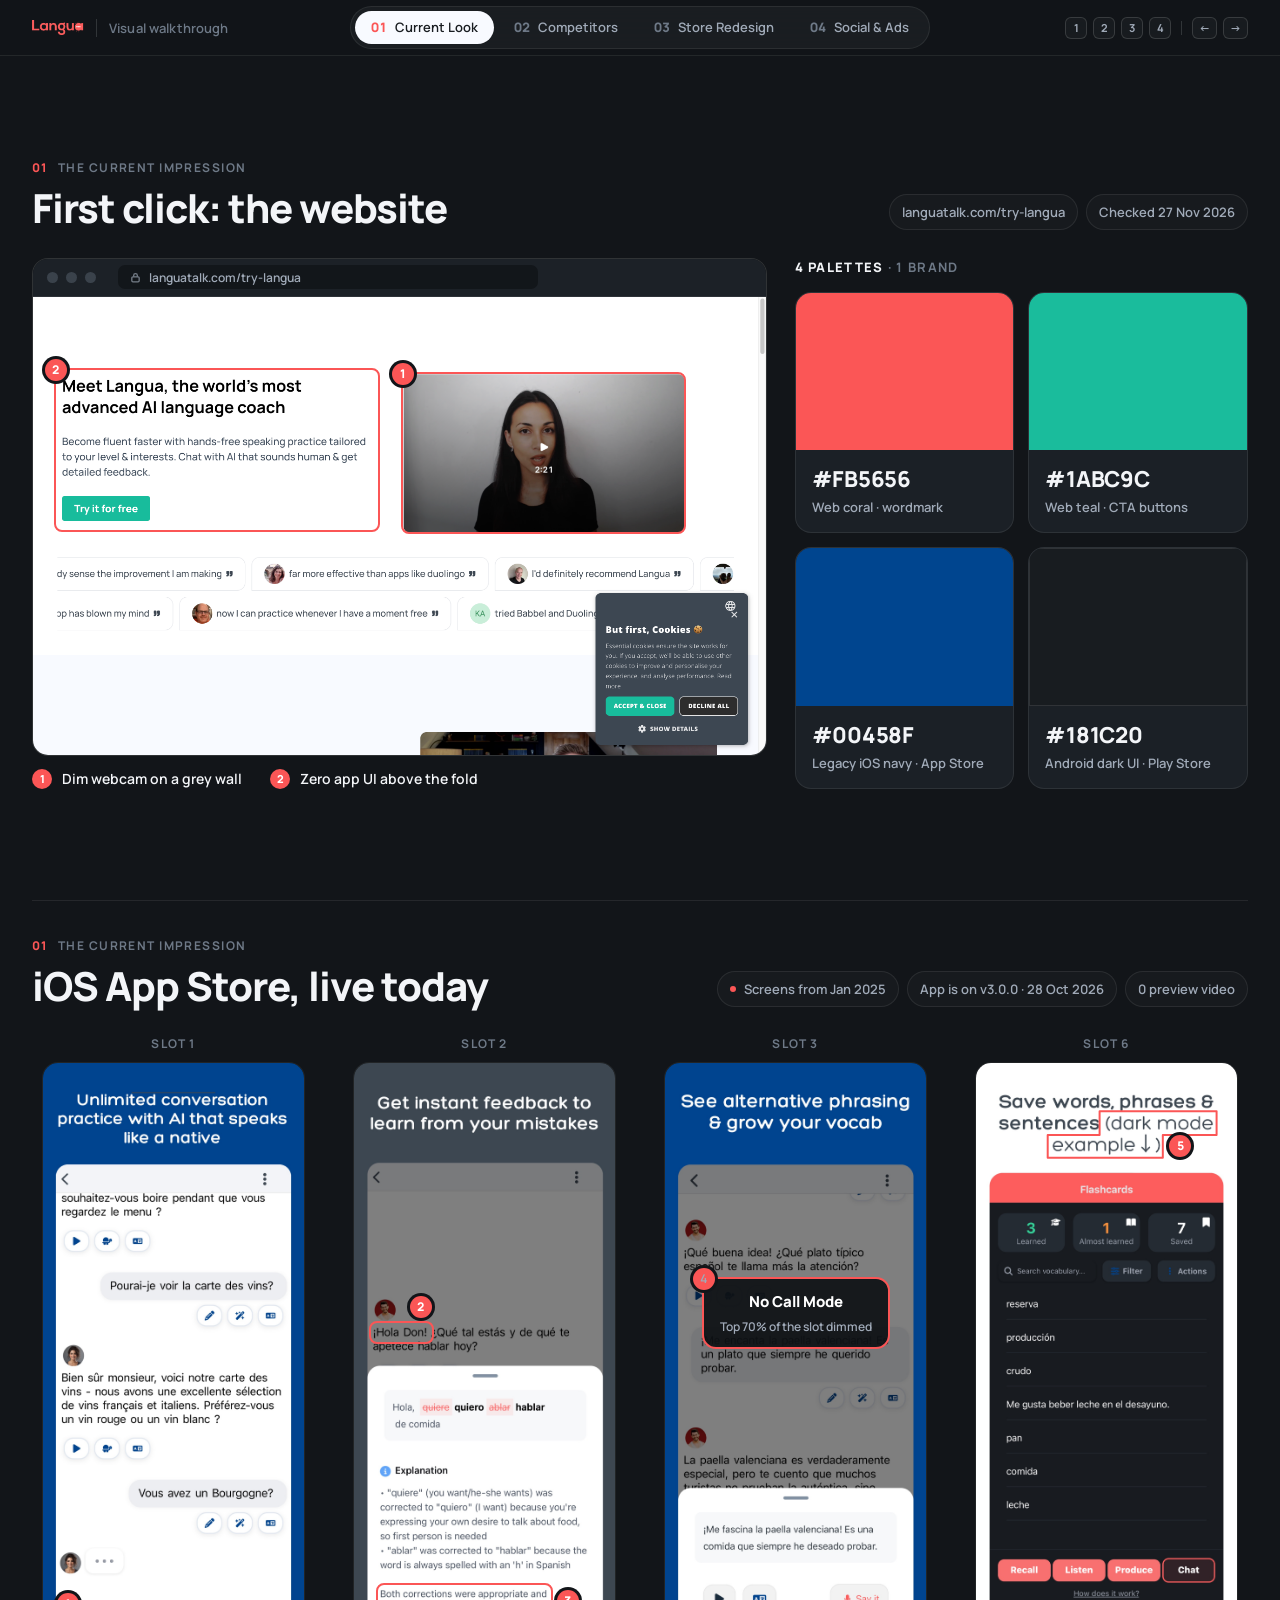
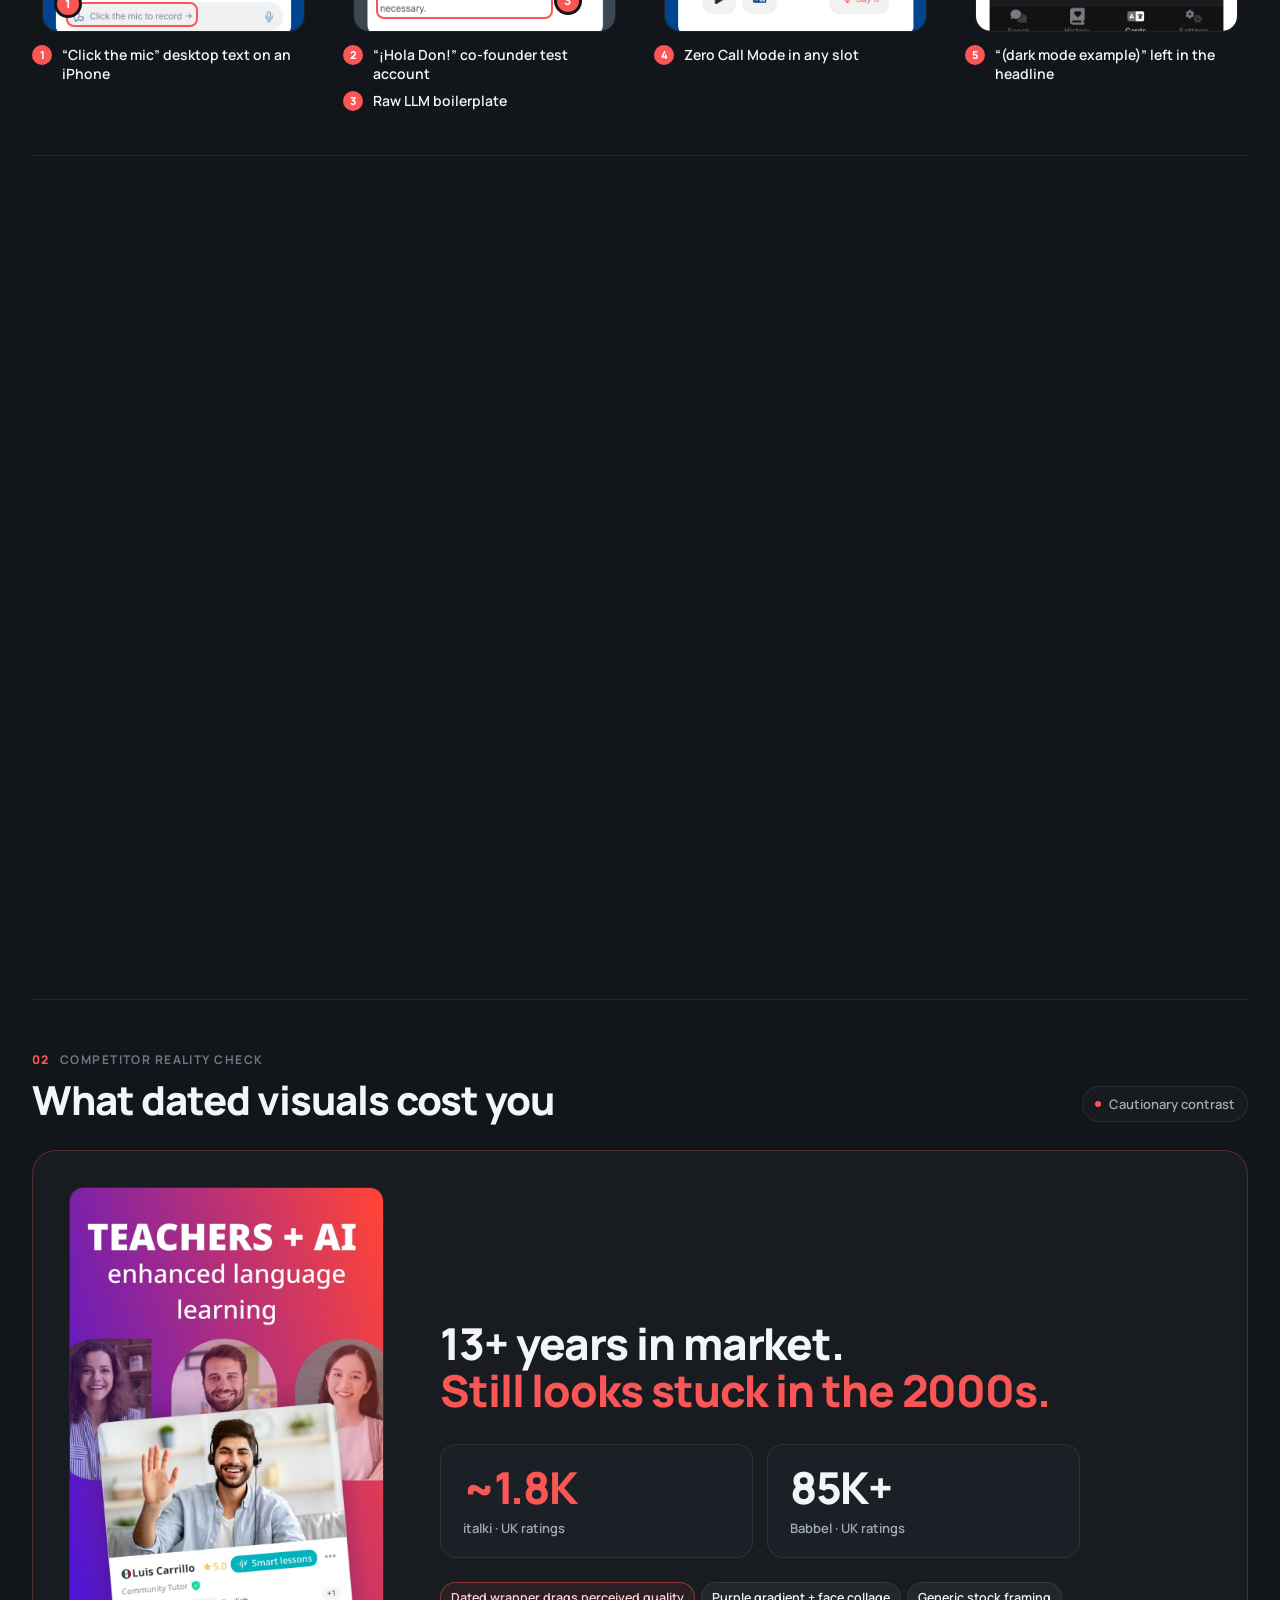
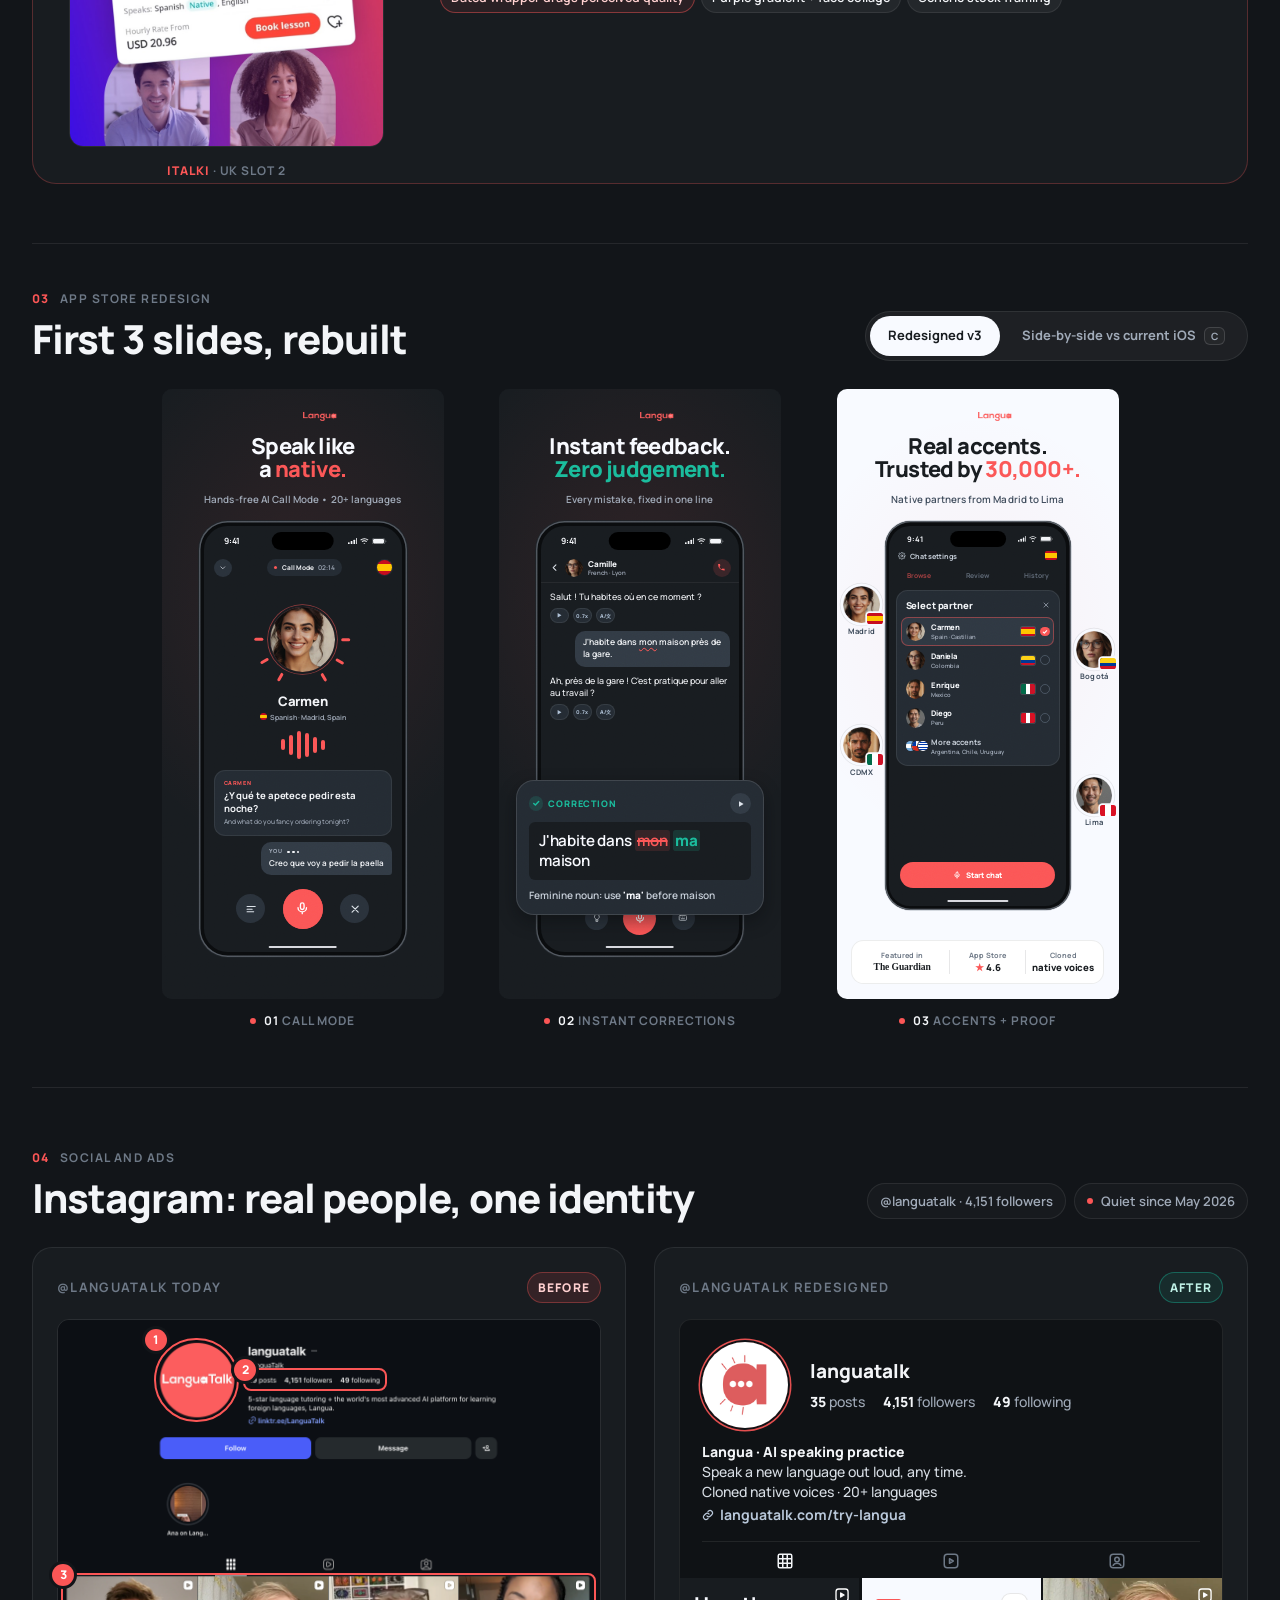
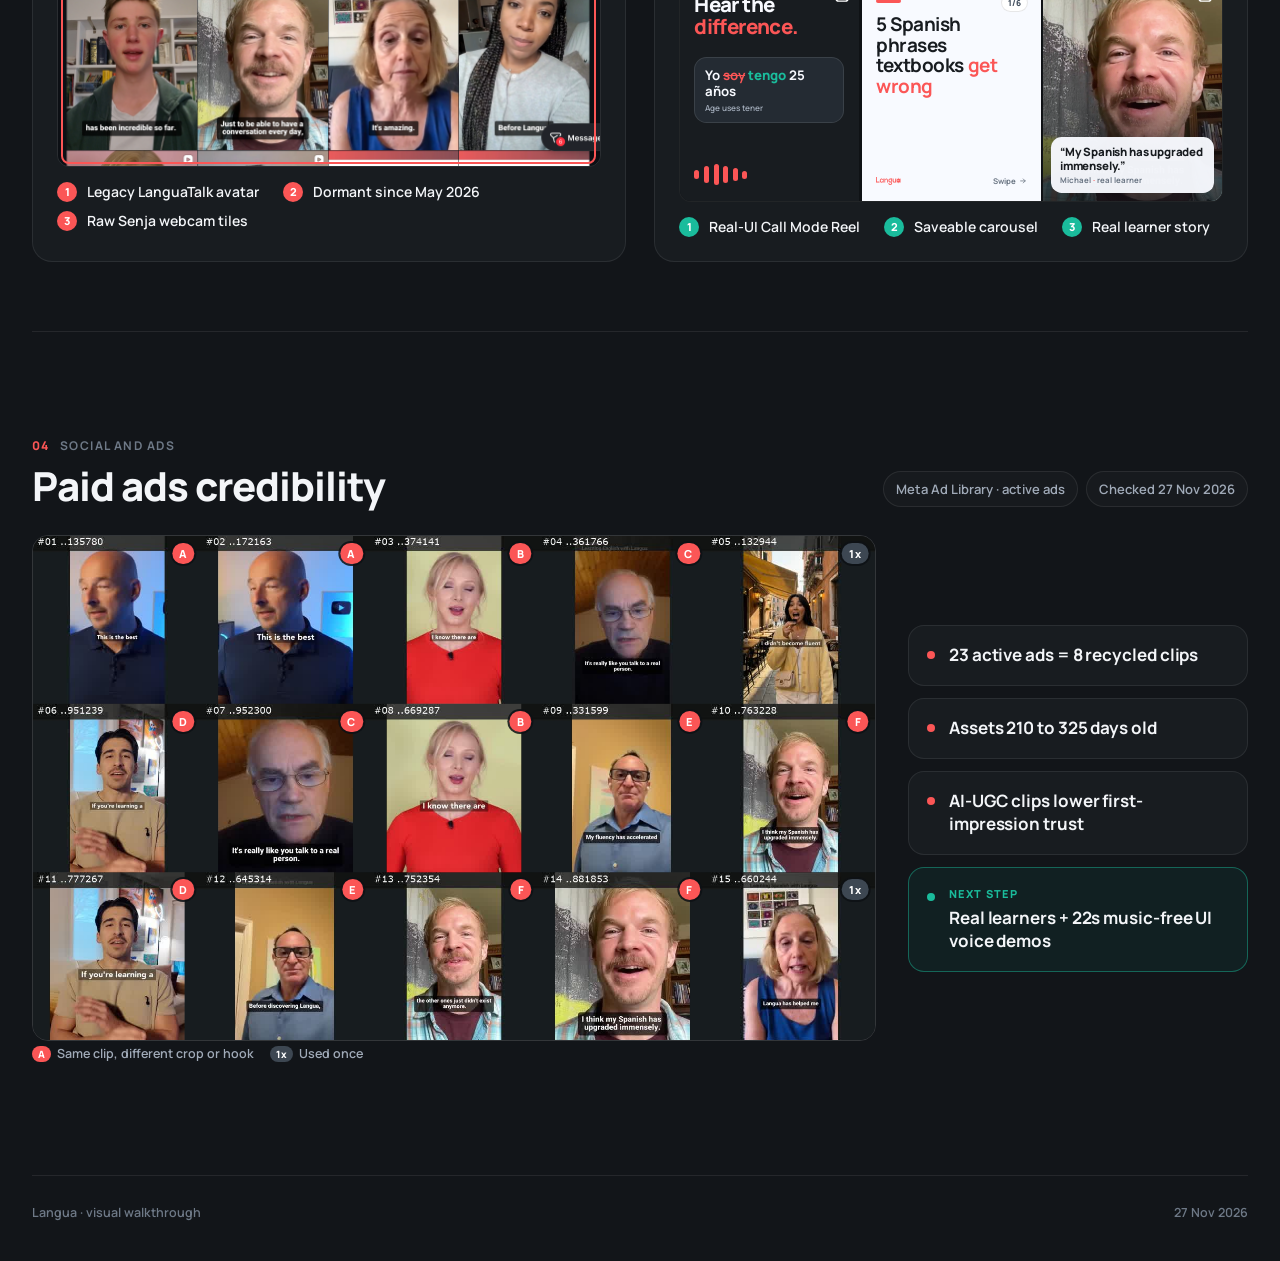
<file: languacreative/index.html>
<!doctype html>
<html lang="en-GB">
<head>
<meta charset="utf-8">
<meta name="viewport" content="width=device-width, initial-scale=1">
<title>Langua | Visual Walkthrough</title>
<meta name="robots" content="noindex, nofollow">
<meta name="googlebot" content="noindex, nofollow">
<meta name="description" content="A visual walkthrough prepared for Langua by Visual Truth Media.">
<meta property="og:title" content="Langua | Visual Walkthrough">
<meta property="og:description" content="A visual walkthrough prepared for Langua by Visual Truth Media.">
<meta property="og:type" content="website">
<meta property="og:url" content="https://visualtruthmedia.com/languacreative/">
<meta name="twitter:card" content="summary">

<link rel="preconnect" href="https://fonts.googleapis.com">
<link rel="preconnect" href="https://fonts.gstatic.com" crossorigin>
<link href="https://fonts.googleapis.com/css2?family=Manrope:wght@400;500;600;700;800&display=swap" rel="stylesheet">
<style>
:root{
  --bg:#121519; --bg2:#181C20; --card:#1B2026; --card2:#20262D;
  --line:rgba(255,255,255,.08); --line2:rgba(255,255,255,.14);
  --ink:#F3F5F8; --ink2:#A0AAB8; --ink3:#6E7987;
  --coral:#FB5656; --teal:#1ABC9C; --ice:#F8FAFF; --slate:#242B33; --slate2:#3D4752;
  --ease:cubic-bezier(.35,0,0,1);
  --wrap:min(1376px, calc(100vw - 64px));
  --bar:56px;
  --font:"Manrope", ui-sans-serif, "Avenir Next", "Helvetica Neue", Arial, sans-serif;
}
*{box-sizing:border-box;margin:0;padding:0}
html{background:var(--bg);scroll-behavior:smooth;scroll-padding-top:var(--bar)}
body{background:var(--bg);color:var(--ink);font-family:var(--font);-webkit-font-smoothing:antialiased;-moz-osx-font-smoothing:grayscale;font-feature-settings:"tnum" 0;overflow-x:hidden}
img{display:block;max-width:100%}
em{font-style:normal}

/* ---------- Top bar ---------- */
.bar{position:fixed;inset:0 0 auto 0;height:var(--bar);z-index:50;display:flex;align-items:center;justify-content:space-between;padding:0 32px;background:rgba(18,21,25,.88);backdrop-filter:blur(14px) saturate(140%);-webkit-backdrop-filter:blur(14px) saturate(140%);border-bottom:1px solid var(--line)}
.brand{display:flex;align-items:center;gap:12px;min-width:230px}
.brand img{height:15px;width:auto}
.brand span{font-size:13px;font-weight:600;color:var(--ink3);letter-spacing:.01em;padding-left:12px;border-left:1px solid var(--line2)}
.tabs{display:flex;gap:4px;padding:4px;border-radius:999px;background:rgba(255,255,255,.04);border:1px solid var(--line)}
.tab{appearance:none;border:0;background:transparent;color:var(--ink2);font:600 13px/1 var(--font);padding:10px 16px;border-radius:999px;cursor:pointer;display:flex;gap:8px;align-items:center;transition:background .3s var(--ease),color .3s var(--ease)}
.tab b{font-weight:800;color:var(--ink3);font-variant-numeric:tabular-nums;transition:color .3s var(--ease)}
.tab:hover{color:var(--ink)}
.tab.on{background:var(--ice);color:#181C20}
.tab.on b{color:var(--coral)}
.keys{display:flex;gap:6px;align-items:center;min-width:230px;justify-content:flex-end;color:var(--ink3);font-size:12px;font-weight:600}
kbd{font:700 11px/1 var(--font);color:var(--ink2);min-width:22px;height:22px;padding:0 6px;display:inline-grid;place-items:center;border-radius:6px;border:1px solid var(--line2);background:rgba(255,255,255,.03)}
.keys .sep{width:1px;height:14px;background:var(--line2);margin:0 4px}

/* ---------- Layout ---------- */
main{padding-top:var(--bar)}
.stop{min-height:calc(100vh - var(--bar));width:var(--wrap);margin:0 auto;padding:36px 0 44px;display:flex;flex-direction:column;justify-content:center;gap:28px;position:relative}
.stop + .stop{border-top:1px solid var(--line)}
.chapter + .chapter .stop:first-child{border-top:1px solid var(--line)}
.head{display:flex;align-items:flex-end;justify-content:space-between;gap:24px}
.eyebrow{display:flex;align-items:center;gap:10px;font-size:12px;font-weight:700;letter-spacing:.12em;text-transform:uppercase;color:var(--ink3);margin-bottom:10px}
.eyebrow b{color:var(--coral);font-weight:800;font-variant-numeric:tabular-nums}
h2{font-size:40px;line-height:1.08;font-weight:800;letter-spacing:-.025em;color:var(--ink)}
.meta{display:flex;flex-wrap:wrap;gap:8px;justify-content:flex-end}
.chip{display:inline-flex;align-items:center;gap:8px;font-size:13px;font-weight:600;color:var(--ink2);padding:8px 12px;border-radius:999px;border:1px solid var(--line);background:rgba(255,255,255,.025);white-space:nowrap}
.chip i{width:6px;height:6px;border-radius:50%;background:var(--ink3);display:block}
.chip.c i{background:var(--coral)} .chip.t i{background:var(--teal)}

/* ---------- Reveal ---------- */
.rv{opacity:0;transform:translateY(16px);transition:opacity .7s var(--ease),transform .7s var(--ease);transition-delay:calc(var(--i,0) * 70ms)}
.in .rv{opacity:1;transform:none}

/* ---------- Evidence highlights ---------- */
.shot{position:relative;border-radius:14px;overflow:hidden;background:#0E1114;border:1px solid var(--line)}
.shot > img{width:100%;height:auto}
.hl{position:absolute;border:2px solid var(--coral);border-radius:8px;pointer-events:none;opacity:0;transform:scale(1.04);transition:opacity .5s var(--ease),transform .5s var(--ease);transition-delay:calc(400ms + var(--i,0) * 120ms)}
.hl.round{border-radius:999px}
.in .hl{opacity:1;transform:none}
.n{position:absolute;top:-11px;left:-11px;width:22px;height:22px;border-radius:50%;background:var(--coral);color:#fff;font:800 12px/22px var(--font);text-align:center;font-variant-numeric:tabular-nums;box-shadow:0 0 0 3px #121519}
.n.ar{left:auto;right:0;top:-27px}
.n.or{left:calc(100% + 6px);top:calc(50% - 11px)}
.legend{display:flex;flex-direction:column;gap:8px;margin-top:14px}
.legend div{display:flex;align-items:flex-start;gap:10px;font-size:14px;line-height:1.35;font-weight:600;color:var(--ink)}
.legend .k{flex:none;width:20px;height:20px;border-radius:50%;background:var(--coral);color:#fff;font:800 11px/20px var(--font);text-align:center;margin-top:-1px}
.legend.tl .k{background:var(--teal)}
.iga{flex:none !important}
.legend q{quotes:"\201C" "\201D";color:var(--ink)}
.slot{font-size:12px;font-weight:700;letter-spacing:.1em;text-transform:uppercase;color:var(--ink3);margin-bottom:10px}

/* ---------- Section 1 ---------- */
.s1a{display:grid;grid-template-columns:1.62fr 1fr;gap:28px;align-items:stretch}
.browser{border-radius:16px;overflow:hidden;border:1px solid var(--line2);background:#0E1114}
.browser .top{height:38px;display:flex;align-items:center;gap:8px;padding:0 14px;background:#1C2127;border-bottom:1px solid var(--line)}
.browser .dot{width:11px;height:11px;border-radius:50%;background:#3A424B}
.browser .url{margin-left:14px;flex:1;max-width:420px;height:24px;border-radius:7px;background:#12161A;color:var(--ink2);font-size:12px;font-weight:600;display:flex;align-items:center;padding:0 12px;gap:8px}
.browser .url svg{width:11px;height:11px;opacity:.7}
.browser .shot{border:0;border-radius:0}
.palette{display:flex;flex-direction:column;gap:16px}
.palette h3,.panel-title{font-size:13px;font-weight:700;letter-spacing:.1em;text-transform:uppercase;color:var(--ink3)}
.palette h3 b{color:var(--ink);font-weight:800}
.sw-grid{flex:1;display:grid;grid-template-columns:1fr 1fr;grid-template-rows:1fr 1fr;gap:14px}
.sw{border-radius:16px;overflow:hidden;border:1px solid var(--line);background:var(--card);display:flex;flex-direction:column}
.sw .fill{flex:1;min-height:120px;position:relative}
.sw .fill.hair{box-shadow:inset 0 0 0 1px rgba(255,255,255,.10)}
.sw .txt{padding:14px 16px 16px}
.sw .hex{font-size:22px;font-weight:800;letter-spacing:-.01em;font-variant-numeric:tabular-nums}
.sw .role{font-size:13px;font-weight:600;color:var(--ink2);margin-top:4px}
.s1b-grid{display:grid;grid-template-columns:repeat(4,1fr);gap:28px;align-items:start}
.s1b-grid .shot{border-radius:16px}
.ios-shot{height:min(600px, calc(100vh - 330px));width:auto;aspect-ratio:1197/2600;margin:0 auto}
.ios-shot img{height:100%;width:100%;object-fit:cover}
.ios-col{display:flex;flex-direction:column;align-items:center}
.ios-col .legend{width:100%;max-width:300px;align-self:center}
.absent{position:absolute;left:50%;top:44%;transform:translate(-50%,-50%);display:flex;flex-direction:column;align-items:center;gap:6px;padding:12px 16px;border-radius:14px;background:rgba(14,17,20,.92);border:2px solid var(--coral);white-space:nowrap;opacity:0;transition:opacity .5s var(--ease) .6s}
.in .absent{opacity:1}
.absent strong{font-size:15px;font-weight:800;color:#fff}
.absent span{font-size:12px;font-weight:600;color:var(--ink2)}
.absent .n{top:-11px;left:-11px}

/* ---------- Section 2 ---------- */
.wins{display:flex;justify-content:space-between;gap:28px;align-items:flex-start;--wh:min(410px, calc(100vh - 430px))}
.win{flex:none}
.win .imgs{display:flex;gap:6px;height:var(--wh)}
.win .imgs img{height:100%;width:auto;flex:none;border-radius:12px;border:1px solid var(--line)}
.win .pills{width:0;min-width:100%}
.win.pano .imgs{gap:0}
.win.pano .imgs img:first-child{border-radius:12px 0 0 12px;border-right:0}
.win.pano .imgs img:last-child{border-radius:0 12px 12px 0;border-left:0}
.win .name{display:flex;align-items:baseline;justify-content:space-between;gap:8px;margin:16px 0 10px}
.win .name strong{font-size:20px;font-weight:800;letter-spacing:-.01em}
.win .name span{font-size:12px;font-weight:700;color:var(--ink3);font-variant-numeric:tabular-nums}
.pills{display:flex;flex-wrap:wrap;gap:6px}
.pill{font-size:12.5px;font-weight:600;line-height:1.2;color:var(--ink);padding:7px 10px;border-radius:999px;background:rgba(255,255,255,.05);border:1px solid var(--line)}
.pill.t{border-color:rgba(26,188,156,.45);color:#BFF1E6;background:rgba(26,188,156,.08)}
.pill.c{border-color:rgba(251,86,86,.45);color:#FFD0D0;background:rgba(251,86,86,.08)}
.caution{display:grid;grid-template-columns:auto 1fr;gap:56px;align-items:center;padding:36px;border-radius:24px;background:var(--bg2);border:1px solid rgba(251,86,86,.28)}
.caution .im{height:min(560px, calc(100vh - 300px));aspect-ratio:800/1422;position:relative}
.caution .im img{height:100%;width:100%;object-fit:cover;border-radius:14px;border:1px solid var(--line)}
.caution .tag{position:absolute;left:0;right:0;bottom:-32px;text-align:center;font-size:12px;font-weight:700;letter-spacing:.08em;text-transform:uppercase;color:var(--ink3)}
.caution .tag b{color:var(--coral);font-weight:800}
.caution h3{font-size:44px;line-height:1.06;font-weight:800;letter-spacing:-.025em;max-width:640px}
.caution h3 em{color:var(--coral)}
.stats{display:grid;grid-template-columns:1fr 1fr;gap:14px;margin:30px 0 24px;max-width:640px}
.stat{padding:20px 22px;border-radius:16px;background:var(--card);border:1px solid var(--line)}
.stat b{display:block;font-size:44px;font-weight:800;letter-spacing:-.03em;font-variant-numeric:tabular-nums;line-height:1}
.stat span{display:block;margin-top:10px;font-size:13px;font-weight:600;color:var(--ink2)}
.stat.bad b{color:var(--coral)}
.stat.good b{color:var(--ink)}

/* ---------- Section 3 ---------- */
.seg{display:inline-flex;padding:4px;border-radius:999px;background:rgba(255,255,255,.05);border:1px solid var(--line);gap:4px}
.seg button{appearance:none;border:0;background:transparent;color:var(--ink2);font:700 13px/1 var(--font);padding:11px 18px;border-radius:999px;cursor:pointer;display:flex;align-items:center;gap:8px;transition:background .35s var(--ease),color .35s var(--ease)}
.seg button.on{background:var(--ice);color:#181C20}
.seg kbd{height:18px;min-width:18px;font-size:10px}
.seg button.on kbd{border-color:rgba(24,28,32,.2);color:#3E4B5B}
.stage{display:flex;justify-content:center;align-items:flex-start;gap:56px;--aw:min(320px, calc((100vh - 290px) * .4615));--bw:calc((var(--wrap) - 116px) / 6);min-height:calc(var(--aw) * 2.1667 + 34px);transition:gap .6s var(--ease)}
.stage.compare{gap:40px}
.pair{display:flex;align-items:flex-start}
.pair figure{display:flex;flex-direction:column;align-items:stretch;transition:width .65s var(--ease),margin .65s var(--ease),opacity .45s var(--ease)}
.pair .now{width:0;margin-right:0;opacity:0;overflow:hidden}
.pair .new{width:var(--aw)}
.stage.compare .now{width:var(--bw);margin-right:12px;opacity:1}
.stage.compare .new{width:var(--bw)}
.now img{width:100%;aspect-ratio:9/19.5;object-fit:cover;border-radius:10px;border:1px solid var(--line)}
figcaption{margin-top:14px;font-size:12px;font-weight:700;letter-spacing:.08em;text-transform:uppercase;color:var(--ink3);white-space:nowrap;display:flex;gap:8px;align-items:center;justify-content:center}
figcaption b{color:var(--ink)}
.now figcaption b{color:var(--ink2)}
.new figcaption .cmp{display:none}
.stage.compare .new figcaption .solo{display:none}
.stage.compare .new figcaption .cmp{display:inline}
.new figcaption .dotc{width:6px;height:6px;border-radius:50%;background:var(--coral)}

/* ---------- Artboard system (all inner sizes in cqw = % of artboard width) ---------- */
.ab{position:relative;width:100%;aspect-ratio:9/19.5;container-type:inline-size;overflow:hidden;border-radius:10px;background:#181C20;color:#F8FAFF;isolation:isolate}
.ab::before{content:"";position:absolute;inset:0;z-index:-1;background:radial-gradient(120% 70% at 50% 34%, rgba(251,86,86,.10), rgba(251,86,86,0) 62%)}
.ab::after{content:"";position:absolute;inset:0;z-index:20;pointer-events:none;opacity:.07;mix-blend-mode:overlay;background-image:url("data:image/svg+xml,%3Csvg xmlns='http://www.w3.org/2000/svg' width='160' height='160'%3E%3Cfilter id='n'%3E%3CfeTurbulence type='fractalNoise' baseFrequency='.9' numOctaves='2' stitchTiles='stitch'/%3E%3C/filter%3E%3Crect width='100%25' height='100%25' filter='url(%23n)'/%3E%3C/svg%3E")}
.ab.light{background:#F8FAFF;color:#181C20}
.ab.light::before{background:radial-gradient(110% 60% at 50% 40%, rgba(251,86,86,.06), rgba(251,86,86,0) 60%)}
.ab .logo{position:absolute;top:8cqw;left:50%;transform:translateX(-50%);height:3.5cqw;width:auto}
.ab h4{position:absolute;top:16.2cqw;left:5cqw;right:5cqw;text-align:center;font-size:7.8cqw;line-height:1.08;font-weight:800;letter-spacing:-.028em}
.ab h4 .co{color:#FB5656} .ab h4 .te{color:#1ABC9C}
.ab .sub{position:absolute;top:36.6cqw;left:5cqw;right:5cqw;text-align:center;font-size:3.5cqw;font-weight:600;color:#A0AAB8;letter-spacing:.005em}
.ab.light .sub{color:#3E4B5B}

/* phone */
.phone{--pw:74cqw;position:absolute;left:calc(50% - var(--pw) / 2);top:47cqw;width:var(--pw);aspect-ratio:71.5/149.6;border-radius:calc(var(--pw) * .137);background:#0A0C0E;padding:calc(var(--pw) * .024);box-shadow:inset 0 0 0 calc(var(--pw) * .007) #50565E, 0 0 0 calc(var(--pw) * .004) #1E2328}
.ab.light .phone{box-shadow:inset 0 0 0 calc(var(--pw) * .007) #5A6068, 0 0 0 calc(var(--pw) * .004) #C9CED6}
.screen{--pt:calc(var(--pw) * .952 / 393);position:relative;width:100%;height:100%;border-radius:calc(var(--pw) * .113);overflow:hidden;background:#181C20;color:#F3F5F8}
.island{position:absolute;top:calc(var(--pt) * 11);left:50%;transform:translateX(-50%);width:calc(var(--pt) * 124);height:calc(var(--pt) * 36);border-radius:999px;background:#000;z-index:5}
.sbar{position:absolute;top:0;left:0;right:0;height:calc(var(--pt) * 54);display:flex;align-items:center;justify-content:space-between;padding:calc(var(--pt) * 4) calc(var(--pt) * 30) 0 calc(var(--pt) * 40);z-index:4}
.sbar .tm{font-size:calc(var(--pt) * 17);font-weight:700;letter-spacing:-.01em;font-variant-numeric:tabular-nums}
.sbar svg{height:calc(var(--pt) * 13);width:auto;display:block}
.sbar .ic{display:flex;gap:calc(var(--pt) * 6);align-items:center}
.homeb{position:absolute;bottom:calc(var(--pt) * 8);left:50%;transform:translateX(-50%);width:calc(var(--pt) * 136);height:calc(var(--pt) * 5);border-radius:999px;background:rgba(248,250,255,.85)}
.cbtn{display:grid;place-items:center;border-radius:50%;background:#2A323B;color:#DDE3EA}
.cbtn svg{width:42%;height:42%}

/* slide 1 call mode */
.call{position:absolute;inset:calc(var(--pt) * 54) 0 0 0;display:flex;flex-direction:column;align-items:center;padding:0 calc(var(--pt) * 20)}
.call .tb{width:100%;display:flex;align-items:center;justify-content:space-between;margin-top:calc(var(--pt) * 10)}
.call .tb .cbtn{width:calc(var(--pt) * 36);height:calc(var(--pt) * 36)}
.cm-pill{display:flex;align-items:center;gap:calc(var(--pt) * 8);padding:calc(var(--pt) * 8) calc(var(--pt) * 14);border-radius:999px;background:#242B33;font-size:calc(var(--pt) * 13);font-weight:700}
.cm-pill i{width:calc(var(--pt) * 7);height:calc(var(--pt) * 7);border-radius:50%;background:#FB5656;display:block;animation:blink 2.4s ease-in-out infinite}
.cm-pill span{color:#A0AAB8;font-variant-numeric:tabular-nums;font-weight:600}
.flagc{width:calc(var(--pt) * 30);height:calc(var(--pt) * 30);border-radius:50%;overflow:hidden;box-shadow:0 0 0 calc(var(--pt) * 2) #242B33}
.av-wrap{position:relative;width:calc(var(--pt) * 196);height:calc(var(--pt) * 196);margin-top:calc(var(--pt) * 26);display:grid;place-items:center}
.av-wrap img{width:calc(var(--pt) * 128);height:calc(var(--pt) * 128);border-radius:50%;box-shadow:0 0 0 calc(var(--pt) * 4) #181C20, 0 0 0 calc(var(--pt) * 5.5) rgba(251,86,86,.55)}
.ray{position:absolute;left:50%;top:50%;width:calc(var(--pt) * 5);height:calc(var(--pt) * 18);margin:calc(var(--pt) * -9) 0 0 calc(var(--pt) * -2.5);border-radius:999px;background:#FB5656;transform:rotate(var(--r)) translateY(calc(var(--pt) * -86));transform-origin:50% 50%;animation:rayb 1.8s ease-in-out infinite;animation-delay:var(--dl)}
.call .nm{margin-top:calc(var(--pt) * 6);font-size:calc(var(--pt) * 26);font-weight:800;letter-spacing:-.02em}
.call .rg{margin-top:calc(var(--pt) * 4);font-size:calc(var(--pt) * 14);font-weight:600;color:#A0AAB8;display:flex;align-items:center;gap:calc(var(--pt) * 6)}
.wave{display:flex;align-items:center;gap:calc(var(--pt) * 8);height:calc(var(--pt) * 56);margin-top:calc(var(--pt) * 18)}
.wave i{display:block;width:calc(var(--pt) * 8);height:var(--h);border-radius:999px;background:#FB5656;animation:wv 1.5s ease-in-out infinite;animation-delay:var(--dl);transform-origin:50% 50%}
.tcard{width:100%;margin-top:calc(var(--pt) * 22);padding:calc(var(--pt) * 16) calc(var(--pt) * 18);border-radius:calc(var(--pt) * 22);background:#242B33;border:1px solid rgba(255,255,255,.07)}
.tcard .who{font-size:calc(var(--pt) * 11);font-weight:800;letter-spacing:.1em;text-transform:uppercase;color:#FB5656}
.tcard p{margin-top:calc(var(--pt) * 6);font-size:calc(var(--pt) * 19);line-height:1.3;font-weight:700;letter-spacing:-.01em}
.tcard small{display:block;margin-top:calc(var(--pt) * 6);font-size:calc(var(--pt) * 13);line-height:1.35;font-weight:500;color:#A0AAB8}
.ubub{align-self:flex-end;max-width:84%;margin-top:calc(var(--pt) * 12);padding:calc(var(--pt) * 12) calc(var(--pt) * 16);border-radius:calc(var(--pt) * 20) calc(var(--pt) * 20) calc(var(--pt) * 6) calc(var(--pt) * 20);background:#323B45;font-size:calc(var(--pt) * 16);line-height:1.35;font-weight:600}
.ubub .lbl{display:flex;align-items:center;gap:calc(var(--pt) * 6);font-size:calc(var(--pt) * 11);font-weight:800;letter-spacing:.1em;text-transform:uppercase;color:#A0AAB8;margin-bottom:calc(var(--pt) * 4)}
.dots{display:inline-flex;gap:calc(var(--pt) * 4);margin-left:calc(var(--pt) * 4);vertical-align:middle}
.dots i{width:calc(var(--pt) * 5);height:calc(var(--pt) * 5);border-radius:50%;background:#F3F5F8;display:block;animation:dot 1.3s ease-in-out infinite}
.dots i:nth-child(2){animation-delay:.18s}.dots i:nth-child(3){animation-delay:.36s}
.ctrls{position:absolute;bottom:calc(var(--pt) * 46);left:0;right:0;display:flex;justify-content:center;align-items:center;gap:calc(var(--pt) * 34)}
.ctrls .cbtn{width:calc(var(--pt) * 58);height:calc(var(--pt) * 58)}
.mic{position:relative;width:calc(var(--pt) * 80);height:calc(var(--pt) * 80);border-radius:50%;background:#FB5656;display:grid;place-items:center;color:#fff}
.mic svg{width:36%;height:36%;position:relative;z-index:1}
.mic::before{content:"";position:absolute;inset:0;border-radius:50%;border:calc(var(--pt) * 2) solid rgba(251,86,86,.7);animation:ripple 2.6s var(--ease) infinite}

/* slide 2 chat */
.nav{position:absolute;top:calc(var(--pt) * 54);left:0;right:0;height:calc(var(--pt) * 58);display:flex;align-items:center;gap:calc(var(--pt) * 10);padding:0 calc(var(--pt) * 16);border-bottom:1px solid rgba(255,255,255,.06)}
.nav svg.bk{width:calc(var(--pt) * 22);height:calc(var(--pt) * 22);color:#DDE3EA}
.nav img{width:calc(var(--pt) * 36);height:calc(var(--pt) * 36);border-radius:50%}
.nav .t strong{display:block;font-size:calc(var(--pt) * 16);font-weight:800}
.nav .t span{display:block;font-size:calc(var(--pt) * 12);font-weight:600;color:#A0AAB8;margin-top:calc(var(--pt) * 1)}
.nav .callb{margin-left:auto;width:calc(var(--pt) * 36);height:calc(var(--pt) * 36);border-radius:50%;background:rgba(251,86,86,.14);color:#FB5656;display:grid;place-items:center}
.nav .callb svg{width:48%;height:48%}
.msgs{position:absolute;top:calc(var(--pt) * 128);left:calc(var(--pt) * 18);right:calc(var(--pt) * 18);display:flex;flex-direction:column;gap:calc(var(--pt) * 16)}
.ai p{font-size:calc(var(--pt) * 17.5);line-height:1.38;font-weight:500;color:#F3F5F8}
.ai .acts{display:flex;gap:calc(var(--pt) * 8);margin-top:calc(var(--pt) * 10)}
.ai .acts span{width:calc(var(--pt) * 38);height:calc(var(--pt) * 30);border-radius:999px;background:#242B33;border:1px solid rgba(255,255,255,.08);display:grid;place-items:center;color:#AFC1D6;font-size:calc(var(--pt) * 10.5);font-weight:800}
.ai .acts svg{width:calc(var(--pt) * 13);height:calc(var(--pt) * 13)}
.me{align-self:flex-end;max-width:86%;padding:calc(var(--pt) * 12) calc(var(--pt) * 16);border-radius:calc(var(--pt) * 20) calc(var(--pt) * 20) calc(var(--pt) * 6) calc(var(--pt) * 20);background:#323B45;font-size:calc(var(--pt) * 17);line-height:1.38;font-weight:600}
.me u{text-decoration:underline wavy #FB5656;text-decoration-thickness:calc(var(--pt) * 1.6);text-underline-offset:calc(var(--pt) * 4)}
.composer{position:absolute;bottom:calc(var(--pt) * 34);left:0;right:0;display:flex;justify-content:center;align-items:center;gap:calc(var(--pt) * 30)}
.composer .cbtn{width:calc(var(--pt) * 46);height:calc(var(--pt) * 46)}
.composer .mic{width:calc(var(--pt) * 66);height:calc(var(--pt) * 66)}
.composer .mic::before{display:none}
.fix{position:absolute;left:6cqw;right:6cqw;top:139cqw;z-index:6;padding:4.2cqw;border-radius:6.4cqw;background:#242B33;border:1px solid rgba(255,255,255,.12);box-shadow:0 2.4cqw 6cqw rgba(8,10,13,.42);animation:drift 5.2s ease-in-out infinite}
.fix .hd{display:flex;align-items:center;justify-content:space-between}
.fix .lb{display:flex;align-items:center;gap:2cqw;font-size:3.2cqw;font-weight:800;letter-spacing:.09em;text-transform:uppercase;color:#1ABC9C}
.fix .lb i{width:5cqw;height:5cqw;border-radius:50%;background:rgba(26,188,156,.16);display:grid;place-items:center}
.fix .lb svg{width:60%;height:60%}
.fix .pl{width:7.4cqw;height:7.4cqw;border-radius:50%;background:#323B45;display:grid;place-items:center;color:#DDE3EA}
.fix .pl svg{width:38%;height:38%;margin-left:.4cqw}
.fix .sent{margin-top:3cqw;padding:3.2cqw 3.6cqw;border-radius:2.2cqw;background:#181C20;font-size:5.4cqw;line-height:1.3;font-weight:600;letter-spacing:-.01em}
.fix s{color:#FB5656;text-decoration-color:currentColor;text-decoration-thickness:.65cqw;background:rgba(251,86,86,.12);border-radius:1cqw;padding:0 .8cqw}
.fix .ma{color:#1ABC9C;font-weight:800;border-radius:1cqw;padding:0 .9cqw;background:rgba(26,188,156,.16);animation:hlp 3.4s ease-in-out infinite}
.fix .why{margin-top:3cqw;font-size:3.6cqw;line-height:1.4;font-weight:600;color:#C4CCD6}
.fix .why b{color:#F8FAFF;font-weight:800}

/* slide 3 picker */
.ab.light .phone{--pw:66cqw;top:47cqw}
.apphd{position:absolute;top:calc(var(--pt) * 56);left:0;right:0;padding:0 calc(var(--pt) * 20);display:flex;align-items:center;justify-content:space-between;font-size:calc(var(--pt) * 16);font-weight:700;color:#C4CCD6}
.apphd .l{display:flex;gap:calc(var(--pt) * 8);align-items:center}
.apphd svg{width:calc(var(--pt) * 17);height:calc(var(--pt) * 17)}
.apphd .fl{width:calc(var(--pt) * 28);height:calc(var(--pt) * 20);border-radius:calc(var(--pt) * 4)}
.tabs2{position:absolute;top:calc(var(--pt) * 100);left:0;right:0;display:flex;justify-content:space-around;font-size:calc(var(--pt) * 15);font-weight:700;color:#5E6875}
.tabs2 span:first-child{color:#FB5656;opacity:.6}
.sheet{position:absolute;top:calc(var(--pt) * 142);left:calc(var(--pt) * 14);right:calc(var(--pt) * 14);padding:calc(var(--pt) * 18) calc(var(--pt) * 10) calc(var(--pt) * 10);border-radius:calc(var(--pt) * 26);background:#242B33;border:1px solid rgba(255,255,255,.08)}
.sheet .st{display:flex;align-items:center;justify-content:space-between;padding:0 calc(var(--pt) * 10) calc(var(--pt) * 12)}
.sheet .st strong{font-size:calc(var(--pt) * 21);font-weight:800;letter-spacing:-.015em}
.sheet .st svg{width:calc(var(--pt) * 18);height:calc(var(--pt) * 18);color:#A0AAB8}
.row{display:flex;align-items:center;gap:calc(var(--pt) * 12);padding:calc(var(--pt) * 10);border-radius:calc(var(--pt) * 16)}
.row.sel{background:#2F3842;box-shadow:inset 0 0 0 1px rgba(251,86,86,.45)}
.row img,.row .mono{width:calc(var(--pt) * 44);height:calc(var(--pt) * 44);border-radius:50%;flex:none}
.row .nmr{flex:1;min-width:0}
.row .nmr strong{display:block;font-size:calc(var(--pt) * 17);font-weight:800;letter-spacing:-.01em}
.row .nmr span{display:block;margin-top:calc(var(--pt) * 2);font-size:calc(var(--pt) * 13);font-weight:600;color:#A0AAB8}
.row .fl{width:calc(var(--pt) * 30);height:calc(var(--pt) * 21);border-radius:calc(var(--pt) * 4);flex:none;box-shadow:0 0 0 1px rgba(255,255,255,.12)}
.row .rad{width:calc(var(--pt) * 22);height:calc(var(--pt) * 22);border-radius:50%;flex:none;border:calc(var(--pt) * 2) solid #4A5562}
.row.sel .rad{border:0;background:#FB5656;display:grid;place-items:center;color:#fff}
.row.sel .rad svg{width:60%;height:60%}
.row.more .stack{display:flex;width:calc(var(--pt) * 44);flex:none}
.row.more .stack span{width:calc(var(--pt) * 22);height:calc(var(--pt) * 22);border-radius:50%;margin-right:calc(var(--pt) * -8);box-shadow:0 0 0 calc(var(--pt) * 2) #242B33}
.startb{position:absolute;left:calc(var(--pt) * 24);right:calc(var(--pt) * 24);bottom:calc(var(--pt) * 40);height:calc(var(--pt) * 56);border-radius:999px;background:#FB5656;color:#fff;display:flex;align-items:center;justify-content:center;gap:calc(var(--pt) * 10);font-size:calc(var(--pt) * 17);font-weight:800}
.startb svg{width:calc(var(--pt) * 18);height:calc(var(--pt) * 18)}
.flt{position:absolute;z-index:6;display:flex;flex-direction:column;align-items:center;gap:1.2cqw;animation:flo 6s ease-in-out infinite;animation-delay:var(--dl)}
.flt .ph{position:relative;width:13cqw;height:13cqw}
.flt img{width:100%;height:100%;border-radius:50%;box-shadow:0 0 0 .9cqw #F8FAFF, 0 0 0 1.15cqw rgba(24,28,32,.10)}
.flt .fb{position:absolute;right:-1.2cqw;bottom:-.6cqw;width:5.6cqw;height:4cqw;border-radius:.9cqw;box-shadow:0 0 0 .6cqw #F8FAFF}
.flt span{font-size:2.7cqw;font-weight:700;color:#3E4B5B;letter-spacing:.01em}
.proof{position:absolute;left:5cqw;right:5cqw;bottom:5.4cqw;display:grid;grid-template-columns:1.25fr 1fr 1fr;padding:3cqw 1cqw;border-radius:4.4cqw;background:#FFFFFF;border:1px solid rgba(24,28,32,.08)}
.proof div{display:flex;flex-direction:column;align-items:center;text-align:center;gap:.6cqw;padding:0 1.6cqw}
.proof div + div{border-left:1px solid rgba(24,28,32,.10)}
.proof small{font-size:2.6cqw;font-weight:700;color:#6B7684;letter-spacing:.02em}
.proof b{font-size:3.4cqw;font-weight:800;color:#181C20;letter-spacing:-.01em;white-space:nowrap}
.proof b .st{color:#FB5656}
.proof .gd{font-family:Georgia,"Times New Roman",serif;font-weight:700;letter-spacing:-.01em}

/* flags */
.f-es{background:linear-gradient(#C60B1E 0 25%,#FFC400 25% 75%,#C60B1E 75%)}
.f-co{background:linear-gradient(#FCD116 0 50%,#003893 50% 75%,#CE1126 75%)}
.f-mx{background:linear-gradient(90deg,#006847 0 33.4%,#FFFFFF 33.4% 66.6%,#CE1126 66.6%)}
.f-pe{background:linear-gradient(90deg,#D91023 0 33.4%,#FFFFFF 33.4% 66.6%,#D91023 66.6%)}
.f-fr{background:linear-gradient(90deg,#002395 0 33.4%,#FFFFFF 33.4% 66.6%,#ED2939 66.6%)}
.f-ar{background:linear-gradient(#74ACDF 0 33.4%,#FFFFFF 33.4% 66.6%,#74ACDF 66.6%)}
.f-cl{background:linear-gradient(90deg,#0039A6 0 40%,transparent 40%),linear-gradient(#FFFFFF 0 50%,#D52B1E 50%);background-size:100% 50%,100% 100%;background-repeat:no-repeat}
.f-uy{background:repeating-linear-gradient(#FFFFFF 0 11.1%,#0038A8 11.1% 22.2%)}

/* ---------- Section 4 ---------- */
.s4a{display:grid;grid-template-columns:1fr 1fr;gap:28px;align-items:stretch}
.panel{border-radius:20px;background:var(--bg2);border:1px solid var(--line);padding:24px;display:flex;flex-direction:column;gap:16px}
.panel-top{display:flex;justify-content:space-between;align-items:center}
.state{font-size:12px;font-weight:800;letter-spacing:.1em;text-transform:uppercase;padding:6px 10px;border-radius:999px}
.state.b{color:#FFD0D0;background:rgba(251,86,86,.12);border:1px solid rgba(251,86,86,.35)}
.state.a{color:#BFF1E6;background:rgba(26,188,156,.10);border:1px solid rgba(26,188,156,.4)}
.igb{position:relative;aspect-ratio:910/750;overflow:visible}
.igb .crop{position:absolute;inset:0;overflow:hidden;border-radius:12px;border:1px solid var(--line)}
.igb .crop img{width:131.87%;max-width:none;margin-left:-15.38%}
.iga{flex:1;border-radius:12px;background:#0F1215;border:1px solid var(--line);padding:22px 22px 0;display:flex;flex-direction:column;overflow:hidden}
.igh{display:flex;gap:22px;align-items:center}
.igh .av{width:86px;height:86px;border-radius:50%;overflow:hidden;flex:none;box-shadow:0 0 0 2px #0F1215, 0 0 0 3.5px rgba(251,86,86,.9)}
.igh .av img{width:100%;height:100%}
.igh .h{font-size:19px;font-weight:800}
.igh .nums{display:flex;gap:18px;margin-top:8px;font-size:14px;color:var(--ink2);font-weight:500}
.igh .nums b{color:var(--ink);font-weight:800;font-variant-numeric:tabular-nums}
.bio{margin-top:14px;font-size:14px;line-height:1.45;color:#D7DDE4;font-weight:500}
.bio strong{color:var(--ink);font-weight:800;display:block}
.bio .lk{color:#B9C8DA;font-weight:700;display:flex;align-items:center;gap:6px;margin-top:2px}
.bio .lk svg{width:12px;height:12px}
.igtabs{margin-top:16px;display:flex;justify-content:space-around;border-top:1px solid var(--line);padding:10px 0 8px}
.igtabs svg{width:18px;height:18px;color:var(--ink3)}
.igtabs .on{color:var(--ink);position:relative}
.igtabs .on::after{content:"";position:absolute;left:-14px;right:-14px;top:-11px;height:1.5px;background:var(--ink)}
.grid3{display:grid;grid-template-columns:repeat(3,1fr);gap:3px;margin:0 -22px}
.tile{position:relative;aspect-ratio:4/5;overflow:hidden;container-type:inline-size;background:#181C20;color:#F8FAFF}
.tile .ico{position:absolute;top:5cqw;right:5cqw;width:9cqw;height:9cqw;color:#fff;z-index:3}
.tile.dark{background:#181C20}
.tile.dark .hd{position:absolute;left:8cqw;top:9cqw;font-size:11.5cqw;line-height:1.05;font-weight:800;letter-spacing:-.03em}
.tile.dark .hd em{color:#FB5656}
.tile .bub{position:absolute;left:8cqw;right:8cqw;top:44cqw;padding:5cqw 5.5cqw;border-radius:7cqw;background:#242B33;border:1px solid rgba(255,255,255,.1);font-size:7.4cqw;font-weight:700;line-height:1.25}
.tile .bub s{color:#FB5656;text-decoration-thickness:.8cqw}
.tile .bub b{color:#1ABC9C;font-weight:800}
.tile .bub small{display:block;margin-top:2cqw;font-size:4.6cqw;font-weight:600;color:#A0AAB8}
.tile .bars{position:absolute;left:8cqw;bottom:9cqw;display:flex;gap:2.6cqw;align-items:center;height:12cqw}
.tile .bars i{display:block;width:2.8cqw;height:var(--h);border-radius:999px;background:#FB5656;animation:wv 1.5s ease-in-out infinite;animation-delay:var(--dl)}
.tile .flags{position:absolute;left:8cqw;top:46cqw;display:flex;gap:3cqw}
.tile .flags span{width:15cqw;height:15cqw;border-radius:50%;box-shadow:0 0 0 1.2cqw #242B33}
.tile .flags + .cap{position:absolute;left:8cqw;top:68cqw;font-size:5cqw;font-weight:700;color:#A0AAB8}
.tile.ice{background:#F8FAFF;color:#181C20}
.tile.ice .acc{position:absolute;left:8cqw;top:12cqw;width:14cqw;height:2.2cqw;border-radius:999px;background:#FB5656}
.tile.ice .hd{position:absolute;left:8cqw;right:8cqw;top:20cqw;font-size:10.6cqw;line-height:1.1;font-weight:700;letter-spacing:-.025em}
.tile.ice .hd em{color:#FB5656}
.tile.ice .cnt{position:absolute;top:8.5cqw;right:7cqw;font-size:4.6cqw;font-weight:800;color:#3E4B5B;padding:1.6cqw 3.4cqw;border-radius:999px;background:#FFFFFF;border:1px solid rgba(24,28,32,.10);font-variant-numeric:tabular-nums}
.tile.ice .ft{position:absolute;left:8cqw;bottom:9.4cqw;height:4cqw;width:auto}
.tile.ice .swp{position:absolute;right:8cqw;bottom:8.6cqw;font-size:4.4cqw;font-weight:700;color:#6B7684;display:flex;align-items:center;gap:1.4cqw}
.tile.ice .swp svg{width:4.4cqw;height:4.4cqw}
.tile.hum img{position:absolute;inset:0;width:100%;height:100%;object-fit:cover}
.tile.hum::after{content:"";position:absolute;inset:0;background:linear-gradient(180deg,rgba(14,16,19,0) 42%,rgba(14,16,19,.55) 74%,rgba(14,16,19,.82) 100%)}
.tile.hum .q{position:absolute;left:4.5cqw;right:4.5cqw;bottom:4.5cqw;z-index:2;padding:4.4cqw 5cqw;border-radius:6cqw;background:rgba(248,250,255,.96);color:#181C20}
.tile.hum .q b{display:block;font-size:6.4cqw;line-height:1.2;font-weight:800;letter-spacing:-.015em}
.tile.hum .q span{display:block;margin-top:1.6cqw;font-size:4.4cqw;font-weight:700;color:#6B7684}
.tile.hum .q span i{color:#FB5656;font-style:normal}
.ads{display:grid;grid-template-columns:1fr 340px;gap:32px;align-items:center}
.sheetwrap{position:relative;border-radius:16px;overflow:hidden;border:1px solid var(--line2);max-height:calc(100vh - 230px);aspect-ratio:1600/960;margin:0 auto;width:100%}
.sheetwrap img{width:100%;height:100%;object-fit:cover}
.cl{position:absolute;font:800 11px/1 var(--font);letter-spacing:.06em;color:#fff;background:var(--coral);padding:5px 7px;border-radius:999px;transform:translate(-100%,0);opacity:0;transition:opacity .4s var(--ease);transition-delay:calc(500ms + var(--i,0) * 50ms);box-shadow:0 0 0 2px rgba(14,17,20,.85)}
.cl.solo{background:#3D4752}
.in .cl{opacity:1}
.adpills{display:flex;flex-direction:column;gap:12px}
.adp{display:flex;gap:14px;align-items:flex-start;padding:18px 18px;border-radius:16px;background:var(--bg2);border:1px solid var(--line)}
.adp i{flex:none;width:8px;height:8px;border-radius:50%;background:var(--coral);margin-top:7px}
.adp b{font-size:17px;line-height:1.35;font-weight:700;letter-spacing:-.005em}
.adp.next{border-color:rgba(26,188,156,.45);background:rgba(26,188,156,.07)}
.adp.next i{background:var(--teal)}
.adp.next small{display:block;font-size:11px;font-weight:800;letter-spacing:.12em;text-transform:uppercase;color:var(--teal);margin-bottom:6px}
.keyrow{display:flex;gap:16px;align-items:center;font-size:12.5px;font-weight:600;color:var(--ink2);margin-top:4px}
.keyrow span{display:flex;align-items:center;gap:6px}
.keyrow i{display:inline-block;padding:3px 6px;border-radius:999px;background:var(--coral);color:#fff;font:800 10px/1 var(--font);font-style:normal}
.keyrow i.solo{background:#3D4752}
.end{width:var(--wrap);margin:0 auto;padding:28px 0 40px;border-top:1px solid var(--line);display:flex;justify-content:space-between;color:var(--ink3);font-size:12.5px;font-weight:600}

/* ---------- Keyframes (calm loops) ---------- */
@keyframes wv{0%,100%{transform:scaleY(.42)}50%{transform:scaleY(1)}}
@keyframes rayb{0%,100%{opacity:.35}50%{opacity:1}}
@keyframes dot{0%,100%{opacity:.28}40%{opacity:1}}
@keyframes blink{0%,100%{opacity:1}50%{opacity:.35}}
@keyframes ripple{0%{transform:scale(1);opacity:.7}100%{transform:scale(1.32);opacity:0}}
@keyframes drift{0%,100%{transform:translateY(0)}50%{transform:translateY(-4px)}}
@keyframes hlp{0%,100%{background:rgba(26,188,156,.14)}50%{background:rgba(26,188,156,.30)}}
@keyframes flo{0%,100%{transform:translateY(0)}50%{transform:translateY(-3px)}}

/* entrance inside artboards */
.ab .e{opacity:0;transform:translateY(3cqw);transition:opacity .7s var(--ease),transform .7s var(--ease);transition-delay:calc(var(--d,0) * 1ms)}
.ab .fix.e{transform:translateY(3cqw) scale(.95)}
.in .ab .e{opacity:1;transform:none}
.in .ab .fix.e{transform:none}
.ab .flt.e{transition-property:opacity}

@media (prefers-reduced-motion: reduce){
  html{scroll-behavior:auto}
  *,*::before,*::after{animation:none !important}
  .rv,.hl,.absent,.cl,.ab .e{transition:opacity .18s linear !important;transform:none !important}
  .pair figure,.stage{transition-duration:.18s !important}
}
@media (max-width:1100px){
  .s1a,.s4a,.ads{grid-template-columns:1fr}
  .s1b-grid{grid-template-columns:repeat(2,1fr)}
  .wins{grid-template-columns:1fr 1fr}
  .caution{grid-template-columns:1fr}
  .keys,.brand span{display:none}
  .head{flex-direction:column;align-items:flex-start}
  .meta{justify-content:flex-start}
}
@media (max-width:700px){
  :root{--wrap:calc(100vw - 32px)}
  .bar{padding:0 16px}
  .tab{padding:9px 10px;font-size:0}
  .tab b{font-size:12px}
  h2{font-size:30px}
  .s1b-grid,.wins{grid-template-columns:1fr}
  .stage{flex-direction:column;align-items:center}
}
</style>
</head>
<body>

<header class="bar">
  <div class="brand"><img src="assets/langua-logo-clear.png" alt="Langua"><span>Visual walkthrough</span></div>
  <nav class="tabs" aria-label="Chapters">
    <button class="tab on" data-go="ch1"><b>01</b>Current Look</button>
    <button class="tab" data-go="ch2"><b>02</b>Competitors</button>
    <button class="tab" data-go="ch3"><b>03</b>Store Redesign</button>
    <button class="tab" data-go="ch4"><b>04</b>Social &amp; Ads</button>
  </nav>
  <div class="keys"><kbd>1</kbd><kbd>2</kbd><kbd>3</kbd><kbd>4</kbd><span class="sep"></span><kbd>&larr;</kbd><kbd>&rarr;</kbd></div>
</header>

<main>

<!-- ===================== 01 CURRENT LOOK ===================== -->
<section class="chapter" id="ch1" data-ch="1">

  <div class="stop">
    <div class="head rv">
      <div>
        <div class="eyebrow"><b>01</b> The current impression</div>
        <h2>First click: the website</h2>
      </div>
      <div class="meta"><span class="chip">languatalk.com/try-langua</span><span class="chip">Checked 27 Nov 2026</span></div>
    </div>

    <div class="s1a">
      <div class="rv" style="--i:1">
        <div class="browser">
          <div class="top"><span class="dot"></span><span class="dot"></span><span class="dot"></span>
            <div class="url"><svg viewBox="0 0 12 12" fill="none" stroke="currentColor" stroke-width="1.4"><rect x="2" y="5.2" width="8" height="5.6" rx="1.2"/><path d="M4 5.2V3.8a2 2 0 0 1 4 0v1.4"/></svg>languatalk.com/try-langua</div></div>
          <div class="shot">
            <img src="assets/site-try-langua-hero.png" alt="Langua try-langua hero, live">
            <div class="hl" style="--i:0;left:50.2%;top:16.4%;width:39%;height:35.4%"><span class="n">1</span></div>
            <div class="hl" style="--i:1;left:2.8%;top:15.6%;width:44.6%;height:35.8%"><span class="n">2</span></div>
          </div>
        </div>
        <div class="legend" style="flex-direction:row;gap:28px">
          <div><span class="k">1</span>Dim webcam on a grey wall</div>
          <div><span class="k">2</span>Zero app UI above the fold</div>
        </div>
      </div>

      <div class="palette rv" style="--i:2">
        <h3><b>4 palettes</b> &middot; 1 brand</h3>
        <div class="sw-grid">
          <div class="sw"><div class="fill" style="background:#FB5656"></div><div class="txt"><div class="hex">#FB5656</div><div class="role">Web coral &middot; wordmark</div></div></div>
          <div class="sw"><div class="fill" style="background:#1ABC9C"></div><div class="txt"><div class="hex">#1ABC9C</div><div class="role">Web teal &middot; CTA buttons</div></div></div>
          <div class="sw"><div class="fill" style="background:#00458F"></div><div class="txt"><div class="hex">#00458F</div><div class="role">Legacy iOS navy &middot; App Store</div></div></div>
          <div class="sw"><div class="fill hair" style="background:#181C20"></div><div class="txt"><div class="hex">#181C20</div><div class="role">Android dark UI &middot; Play Store</div></div></div>
        </div>
      </div>
    </div>
  </div>

  <div class="stop">
    <div class="head rv">
      <div>
        <div class="eyebrow"><b>01</b> The current impression</div>
        <h2>iOS App Store, live today</h2>
      </div>
      <div class="meta"><span class="chip c"><i></i>Screens from Jan 2025</span><span class="chip">App is on v3.0.0 &middot; 28 Oct 2026</span><span class="chip">0 preview video</span></div>
    </div>

    <div class="s1b-grid">
      <div class="ios-col rv" style="--i:1">
        <div class="slot">Slot 1</div>
        <div class="shot ios-shot">
          <img src="assets/ios-screenshot-1.jpg" alt="Current iOS slot 1">
          <div class="hl" style="--i:0;left:8.6%;top:94.9%;width:51%;height:4.4%"><span class="n">1</span></div>
        </div>
        <div class="legend"><div><span class="k">1</span><span><q>Click the mic</q> desktop text on an iPhone</span></div></div>
      </div>

      <div class="ios-col rv" style="--i:2">
        <div class="slot">Slot 2</div>
        <div class="shot ios-shot">
          <img src="assets/ios-screenshot-2.jpg" alt="Current iOS slot 2">
          <div class="hl" style="--i:1;left:5.6%;top:45.4%;width:25%;height:4.1%"><span class="n ar">2</span></div>
          <div class="hl" style="--i:2;left:8.2%;top:91.6%;width:68%;height:6.3%"><span class="n or">3</span></div>
        </div>
        <div class="legend">
          <div><span class="k">2</span><span><q>&iexcl;Hola Don!</q> co-founder test account</span></div>
          <div><span class="k">3</span>Raw LLM boilerplate</div>
        </div>
      </div>

      <div class="ios-col rv" style="--i:3">
        <div class="slot">Slot 3</div>
        <div class="shot ios-shot">
          <img src="assets/ios-screenshot-3.jpg" alt="Current iOS slot 3">
          <div class="absent"><span class="n">4</span><strong>No Call Mode</strong><span>Top 70% of the slot dimmed</span></div>
        </div>
        <div class="legend"><div><span class="k">4</span>Zero Call Mode in any slot</div></div>
      </div>

      <div class="ios-col rv" style="--i:4">
        <div class="slot">Slot 6</div>
        <div class="shot ios-shot">
          <img src="assets/ios-screenshot-6.jpg" alt="Current iOS slot 6">
          <svg class="hl" style="--i:3;left:0;top:0;width:100%;height:100%;border:0;border-radius:0;overflow:visible" viewBox="0 0 552 1200" preserveAspectRatio="none">
            <path d="M262 102 H510 V152 H396 V200 H152 V152 H262 Z" fill="none" stroke="#FB5656" stroke-width="2" stroke-linejoin="round" vector-effect="non-scaling-stroke"/>
          </svg>
          <span class="n" style="top:calc(14.6% - 11px);left:calc(72.6% + 4px);opacity:0;transition:opacity .5s var(--ease) .76s" data-n></span>
        </div>
        <div class="legend"><div><span class="k">5</span><span><q>(dark mode example)</q> left in the headline</span></div></div>
      </div>
    </div>
  </div>
</section>

<!-- ===================== 02 COMPETITORS ===================== -->
<section class="chapter" id="ch2" data-ch="2">

  <div class="stop">
    <div class="head rv">
      <div>
        <div class="eyebrow"><b>02</b> Competitor reality check</div>
        <h2>What wins the click</h2>
      </div>
      <div class="meta"><span class="chip">UK App Store &middot; opening slides</span></div>
    </div>

    <div class="wins">
      <div class="win rv" style="--i:1">
        <div class="imgs"><img src="assets/comp/babbel-1.jpg" alt="Babbel slot 1"></div>
        <div class="name"><strong>Babbel</strong><span>4.66&#9733;</span></div>
        <div class="pills"><span class="pill t">Owned brand identity</span><span class="pill">85K+ UK ratings</span><span class="pill">#42 to #44 Education</span><span class="pill">App Preview video</span></div>
      </div>
      <div class="win rv" style="--i:2">
        <div class="imgs"><img src="assets/comp/preply-1.jpg" alt="Preply slot 1"></div>
        <div class="name"><strong>Preply</strong><span>4.82&#9733;</span></div>
        <div class="pills"><span class="pill t">Preview video in slot 1</span><span class="pill">Brand woven into visuals</span><span class="pill">Press proof upfront</span></div>
      </div>
      <div class="win rv" style="--i:3">
        <div class="imgs"><img src="assets/busuu-1.jpg" alt="Busuu slot 1"><img src="assets/busuu-2.jpg" alt="Busuu slot 2"></div>
        <div class="name"><strong>Busuu</strong><span>4.64&#9733;</span></div>
        <div class="pills"><span class="pill t">Clean modern framing</span><span class="pill">Tight real-life headlines</span><span class="pill">Cohesive polish</span></div>
      </div>
      <div class="win pano rv" style="--i:4">
        <div class="imgs"><img src="assets/comp/speak-1.jpg" alt="Speak slot 1"><img src="assets/comp/speak-2.jpg" alt="Speak slot 2"></div>
        <div class="name"><strong>Speak</strong><span>4.69&#9733;</span></div>
        <div class="pills"><span class="pill t">Panoramic slide continuity</span><span class="pill">Popped-out UI cards</span><span class="pill">Visible progress proof</span></div>
      </div>
    </div>
  </div>

  <div class="stop">
    <div class="head rv">
      <div>
        <div class="eyebrow"><b>02</b> Competitor reality check</div>
        <h2>What dated visuals cost you</h2>
      </div>
      <div class="meta"><span class="chip c"><i></i>Cautionary contrast</span></div>
    </div>
    <div class="caution rv" style="--i:1">
      <div class="im"><img src="assets/comp/italki-2.jpg" alt="italki slot 2"><span class="tag"><b>italki</b> &middot; UK slot 2</span></div>
      <div>
        <h3>13+ years in market.<br><em>Still looks stuck in the 2000s.</em></h3>
        <div class="stats">
          <div class="stat bad"><b>~1.8K</b><span>italki &middot; UK ratings</span></div>
          <div class="stat good"><b>85K+</b><span>Babbel &middot; UK ratings</span></div>
        </div>
        <div class="pills">
          <span class="pill c">Dated wrapper drags perceived quality</span>
          <span class="pill">Purple gradient + face collage</span>
          <span class="pill">Generic stock framing</span>
        </div>
      </div>
    </div>
  </div>
</section>

<!-- ===================== 03 STORE REDESIGN ===================== -->
<section class="chapter" id="ch3" data-ch="3">
  <div class="stop" id="s3">
    <div class="head rv">
      <div>
        <div class="eyebrow"><b>03</b> App Store redesign</div>
        <h2>First 3 slides, rebuilt</h2>
      </div>
      <div class="seg" role="tablist" aria-label="View">
        <button class="on" data-mode="solo">Redesigned v3</button>
        <button data-mode="compare">Side-by-side vs current iOS <kbd>C</kbd></button>
      </div>
    </div>

    <div class="stage" id="stage">

      <!-- Pair 1 -->
      <div class="pair rv" style="--i:1">
        <figure class="now"><img src="assets/ios-screenshot-1.jpg" alt="Current slot 1"><figcaption><b>Now</b> Slot 1</figcaption></figure>
        <figure class="new">
          <div class="ab">
            <img class="logo e" style="--d:150" src="assets/langua-logo-clear.png" alt="Langua">
            <h4 class="e" style="--d:220">Speak like<br>a <span class="co">native.</span></h4>
            <div class="sub e" style="--d:300">Hands-free AI Call Mode &bull; 20+ languages</div>
            <div class="phone e" style="--d:380">
              <div class="screen">
                <div class="island"></div>
                <div class="sbar"><span class="tm">9:41</span><span class="ic">
                  <svg viewBox="0 0 18 12" fill="currentColor"><rect x="0" y="8" width="3" height="4" rx="1"/><rect x="5" y="5.5" width="3" height="6.5" rx="1"/><rect x="10" y="3" width="3" height="9" rx="1"/><rect x="15" y="0" width="3" height="12" rx="1"/></svg>
                  <svg viewBox="0 0 16 12" fill="currentColor"><path d="M8 2.2c2.4 0 4.6.9 6.2 2.5l1.3-1.3A10.5 10.5 0 0 0 8 .3 10.5 10.5 0 0 0 .5 3.4l1.3 1.3A8.7 8.7 0 0 1 8 2.2Zm0 3.7c1.4 0 2.7.5 3.6 1.4l1.3-1.3A7 7 0 0 0 8 4a7 7 0 0 0-4.9 2l1.3 1.3c.9-.9 2.2-1.4 3.6-1.4Zm0 3.6a1.6 1.6 0 1 0 0 3.2 1.6 1.6 0 0 0 0-3.2Z"/></svg>
                  <svg viewBox="0 0 27 12" fill="none"><rect x=".5" y=".5" width="23" height="11" rx="3.2" stroke="currentColor" opacity=".45"/><rect x="2" y="2" width="20" height="8" rx="2" fill="currentColor"/><path d="M25 4v4c.8-.3 1.3-1.1 1.3-2S25.8 4.3 25 4Z" fill="currentColor" opacity=".5"/></svg>
                </span></div>
                <div class="call">
                  <div class="tb">
                    <span class="cbtn"><svg viewBox="0 0 24 24" fill="none" stroke="currentColor" stroke-width="2.2" stroke-linecap="round" stroke-linejoin="round"><path d="M6 9l6 6 6-6"/></svg></span>
                    <span class="cm-pill"><i></i>Call Mode <span>02:14</span></span>
                    <span class="flagc f-es"></span>
                  </div>
                  <div class="av-wrap">
                    <span class="ray" style="--r:-150deg;--dl:0s"></span>
                    <span class="ray" style="--r:-120deg;--dl:.15s"></span>
                    <span class="ray" style="--r:-90deg;--dl:.3s"></span>
                    <span class="ray" style="--r:90deg;--dl:.45s"></span>
                    <span class="ray" style="--r:120deg;--dl:.6s"></span>
                    <span class="ray" style="--r:150deg;--dl:.75s"></span>
                    <img src="assets/avatar-carmen.png" alt="">
                  </div>
                  <div class="nm">Carmen</div>
                  <div class="rg"><span class="flagc f-es" style="width:calc(var(--pt) * 14);height:calc(var(--pt) * 14);box-shadow:none"></span>Spanish &middot; Madrid, Spain</div>
                  <div class="wave">
                    <i style="--h:calc(var(--pt) * 22);--dl:0s"></i><i style="--h:calc(var(--pt) * 40);--dl:.2s"></i><i style="--h:calc(var(--pt) * 56);--dl:.4s"></i><i style="--h:calc(var(--pt) * 48);--dl:.1s"></i><i style="--h:calc(var(--pt) * 32);--dl:.3s"></i><i style="--h:calc(var(--pt) * 20);--dl:.5s"></i>
                  </div>
                  <div class="tcard">
                    <div class="who">Carmen</div>
                    <p>&iquest;Y qu&eacute; te apetece pedir esta noche?</p>
                    <small>And what do you fancy ordering tonight?</small>
                  </div>
                  <div class="ubub"><div class="lbl">You <span class="dots"><i></i><i></i><i></i></span></div>Creo que voy a pedir la paella</div>
                </div>
                <div class="ctrls">
                  <span class="cbtn"><svg viewBox="0 0 24 24" fill="none" stroke="currentColor" stroke-width="2" stroke-linecap="round"><path d="M4 7h16M4 12h10M4 17h13"/></svg></span>
                  <span class="mic"><svg viewBox="0 0 24 24" fill="none" stroke="currentColor" stroke-width="2.2" stroke-linecap="round" stroke-linejoin="round"><rect x="9" y="3" width="6" height="11" rx="3"/><path d="M5 11a7 7 0 0 0 14 0M12 18v3"/></svg></span>
                  <span class="cbtn"><svg viewBox="0 0 24 24" fill="none" stroke="currentColor" stroke-width="2.2" stroke-linecap="round"><path d="M6 6l12 12M18 6L6 18"/></svg></span>
                </div>
                <div class="homeb"></div>
              </div>
            </div>
          </div>
          <figcaption><span class="dotc"></span><span class="solo"><b>01</b> Call Mode</span><span class="cmp"><b>v3</b> Slide 1</span></figcaption>
        </figure>
      </div>

      <!-- Pair 2 -->
      <div class="pair rv" style="--i:2">
        <figure class="now"><img src="assets/ios-screenshot-2.jpg" alt="Current slot 2"><figcaption><b>Now</b> Slot 2</figcaption></figure>
        <figure class="new">
          <div class="ab">
            <img class="logo e" style="--d:250" src="assets/langua-logo-clear.png" alt="Langua">
            <h4 class="e" style="--d:320">Instant feedback.<br><span class="te">Zero judgement.</span></h4>
            <div class="sub e" style="--d:400">Every mistake, fixed in one line</div>
            <div class="phone e" style="--d:480">
              <div class="screen">
                <div class="island"></div>
                <div class="sbar"><span class="tm">9:41</span><span class="ic">
                  <svg viewBox="0 0 18 12" fill="currentColor"><rect x="0" y="8" width="3" height="4" rx="1"/><rect x="5" y="5.5" width="3" height="6.5" rx="1"/><rect x="10" y="3" width="3" height="9" rx="1"/><rect x="15" y="0" width="3" height="12" rx="1"/></svg>
                  <svg viewBox="0 0 16 12" fill="currentColor"><path d="M8 2.2c2.4 0 4.6.9 6.2 2.5l1.3-1.3A10.5 10.5 0 0 0 8 .3 10.5 10.5 0 0 0 .5 3.4l1.3 1.3A8.7 8.7 0 0 1 8 2.2Zm0 3.7c1.4 0 2.7.5 3.6 1.4l1.3-1.3A7 7 0 0 0 8 4a7 7 0 0 0-4.9 2l1.3 1.3c.9-.9 2.2-1.4 3.6-1.4Zm0 3.6a1.6 1.6 0 1 0 0 3.2 1.6 1.6 0 0 0 0-3.2Z"/></svg>
                  <svg viewBox="0 0 27 12" fill="none"><rect x=".5" y=".5" width="23" height="11" rx="3.2" stroke="currentColor" opacity=".45"/><rect x="2" y="2" width="20" height="8" rx="2" fill="currentColor"/><path d="M25 4v4c.8-.3 1.3-1.1 1.3-2S25.8 4.3 25 4Z" fill="currentColor" opacity=".5"/></svg>
                </span></div>
                <div class="nav">
                  <svg class="bk" viewBox="0 0 24 24" fill="none" stroke="currentColor" stroke-width="2.2" stroke-linecap="round" stroke-linejoin="round"><path d="M15 18l-6-6 6-6"/></svg>
                  <img src="assets/avatar-daniela.png" alt="">
                  <div class="t"><strong>Camille</strong><span>French &middot; Lyon</span></div>
                  <span class="callb"><svg viewBox="0 0 24 24" fill="currentColor"><path d="M6.6 10.8a15.1 15.1 0 0 0 6.6 6.6l2.2-2.2c.3-.3.7-.4 1-.2 1.1.4 2.3.6 3.6.6.6 0 1 .4 1 1V20c0 .6-.4 1-1 1A17 17 0 0 1 3 4c0-.6.4-1 1-1h3.5c.6 0 1 .4 1 1 0 1.3.2 2.5.6 3.6.1.3 0 .7-.2 1l-2.3 2.2Z"/></svg></span>
                </div>
                <div class="msgs">
                  <div class="ai"><p>Salut ! Tu habites o&ugrave; en ce moment ?</p>
                    <div class="acts"><span><svg viewBox="0 0 12 12" fill="currentColor"><path d="M3 1.8v8.4L10 6z"/></svg></span><span>0.7x</span><span>A/&#25991;</span></div></div>
                  <div class="me">J'habite dans <u>mon</u> maison pr&egrave;s de la gare.</div>
                  <div class="ai"><p>Ah, pr&egrave;s de la gare ! C'est pratique pour aller au travail ?</p>
                    <div class="acts"><span><svg viewBox="0 0 12 12" fill="currentColor"><path d="M3 1.8v8.4L10 6z"/></svg></span><span>0.7x</span><span>A/&#25991;</span></div></div>
                </div>
                <div class="composer">
                  <span class="cbtn"><svg viewBox="0 0 24 24" fill="none" stroke="currentColor" stroke-width="2" stroke-linecap="round" stroke-linejoin="round"><path d="M9 18h6M10 21h4M12 3a6 6 0 0 0-3.5 10.9c.5.4.8 1 .8 1.6V16h5.4v-.5c0-.6.3-1.2.8-1.6A6 6 0 0 0 12 3Z"/></svg></span>
                  <span class="mic"><svg viewBox="0 0 24 24" fill="none" stroke="currentColor" stroke-width="2.2" stroke-linecap="round" stroke-linejoin="round"><rect x="9" y="3" width="6" height="11" rx="3"/><path d="M5 11a7 7 0 0 0 14 0M12 18v3"/></svg></span>
                  <span class="cbtn"><svg viewBox="0 0 24 24" fill="none" stroke="currentColor" stroke-width="2" stroke-linecap="round"><rect x="3" y="6" width="18" height="12" rx="2.5"/><path d="M7 10h.01M11 10h.01M15 10h.01M8 14h8"/></svg></span>
                </div>
                <div class="homeb"></div>
              </div>
            </div>
            <div class="fix e" style="--d:760">
              <div class="hd">
                <span class="lb"><i><svg viewBox="0 0 12 12" fill="none" stroke="#1ABC9C" stroke-width="2" stroke-linecap="round" stroke-linejoin="round"><path d="M2.5 6.3l2.3 2.2 4.7-5"/></svg></i>Correction</span>
                <span class="pl"><svg viewBox="0 0 12 12" fill="currentColor"><path d="M3 1.8v8.4L10 6z"/></svg></span>
              </div>
              <div class="sent">J'habite dans <s>mon</s> <span class="ma">ma</span> maison</div>
              <div class="why">Feminine noun: use <b>'ma'</b> before maison</div>
            </div>
          </div>
          <figcaption><span class="dotc"></span><span class="solo"><b>02</b> Instant corrections</span><span class="cmp"><b>v3</b> Slide 2</span></figcaption>
        </figure>
      </div>

      <!-- Pair 3 -->
      <div class="pair rv" style="--i:3">
        <figure class="now"><img src="assets/ios-screenshot-3.jpg" alt="Current slot 3"><figcaption><b>Now</b> Slot 3</figcaption></figure>
        <figure class="new">
          <div class="ab light">
            <img class="logo e" style="--d:350" src="assets/langua-logo-clear.png" alt="Langua">
            <h4 class="e" style="--d:420">Real accents.<br>Trusted by <span class="co">30,000+.</span></h4>
            <div class="sub e" style="--d:500">Native partners from Madrid to Lima</div>
            <div class="phone e" style="--d:580">
              <div class="screen">
                <div class="island"></div>
                <div class="sbar"><span class="tm">9:41</span><span class="ic">
                  <svg viewBox="0 0 18 12" fill="currentColor"><rect x="0" y="8" width="3" height="4" rx="1"/><rect x="5" y="5.5" width="3" height="6.5" rx="1"/><rect x="10" y="3" width="3" height="9" rx="1"/><rect x="15" y="0" width="3" height="12" rx="1"/></svg>
                  <svg viewBox="0 0 16 12" fill="currentColor"><path d="M8 2.2c2.4 0 4.6.9 6.2 2.5l1.3-1.3A10.5 10.5 0 0 0 8 .3 10.5 10.5 0 0 0 .5 3.4l1.3 1.3A8.7 8.7 0 0 1 8 2.2Zm0 3.7c1.4 0 2.7.5 3.6 1.4l1.3-1.3A7 7 0 0 0 8 4a7 7 0 0 0-4.9 2l1.3 1.3c.9-.9 2.2-1.4 3.6-1.4Zm0 3.6a1.6 1.6 0 1 0 0 3.2 1.6 1.6 0 0 0 0-3.2Z"/></svg>
                  <svg viewBox="0 0 27 12" fill="none"><rect x=".5" y=".5" width="23" height="11" rx="3.2" stroke="currentColor" opacity=".45"/><rect x="2" y="2" width="20" height="8" rx="2" fill="currentColor"/><path d="M25 4v4c.8-.3 1.3-1.1 1.3-2S25.8 4.3 25 4Z" fill="currentColor" opacity=".5"/></svg>
                </span></div>
                <div class="apphd"><span class="l"><svg viewBox="0 0 24 24" fill="none" stroke="currentColor" stroke-width="2" stroke-linecap="round" stroke-linejoin="round"><circle cx="12" cy="12" r="3"/><path d="M19.4 15a1.7 1.7 0 0 0 .3 1.8l.1.1a2 2 0 1 1-2.8 2.8l-.1-.1a1.7 1.7 0 0 0-1.8-.3 1.7 1.7 0 0 0-1 1.5V21a2 2 0 1 1-4 0v-.1a1.7 1.7 0 0 0-1.1-1.5 1.7 1.7 0 0 0-1.8.3l-.1.1a2 2 0 1 1-2.8-2.8l.1-.1a1.7 1.7 0 0 0 .3-1.8 1.7 1.7 0 0 0-1.5-1H3a2 2 0 1 1 0-4h.1a1.7 1.7 0 0 0 1.5-1.1 1.7 1.7 0 0 0-.3-1.8l-.1-.1a2 2 0 1 1 2.8-2.8l.1.1a1.7 1.7 0 0 0 1.8.3H9a1.7 1.7 0 0 0 1-1.5V3a2 2 0 1 1 4 0v.1a1.7 1.7 0 0 0 1 1.5 1.7 1.7 0 0 0 1.8-.3l.1-.1a2 2 0 1 1 2.8 2.8l-.1.1a1.7 1.7 0 0 0-.3 1.8V9a1.7 1.7 0 0 0 1.5 1H21a2 2 0 1 1 0 4h-.1a1.7 1.7 0 0 0-1.5 1Z"/></svg>Chat settings</span><span class="fl f-es"></span></div>
                <div class="tabs2"><span>Browse</span><span>Review</span><span>History</span></div>
                <div class="sheet">
                  <div class="st"><strong>Select partner</strong><svg viewBox="0 0 24 24" fill="none" stroke="currentColor" stroke-width="2.2" stroke-linecap="round"><path d="M6 6l12 12M18 6L6 18"/></svg></div>
                  <div class="row sel"><img src="assets/avatar-carmen.png" alt=""><div class="nmr"><strong>Carmen</strong><span>Spain &middot; Castilian</span></div><span class="fl f-es"></span><span class="rad"><svg viewBox="0 0 12 12" fill="none" stroke="currentColor" stroke-width="2.2" stroke-linecap="round" stroke-linejoin="round"><path d="M2.5 6.3l2.3 2.2 4.7-5"/></svg></span></div>
                  <div class="row"><img src="assets/avatar-daniela.png" alt=""><div class="nmr"><strong>Daniela</strong><span>Colombia</span></div><span class="fl f-co"></span><span class="rad"></span></div>
                  <div class="row"><img src="assets/avatar-enrique.png" alt=""><div class="nmr"><strong>Enrique</strong><span>Mexico</span></div><span class="fl f-mx"></span><span class="rad"></span></div>
                  <div class="row"><img src="assets/avatar-diego.png" alt=""><div class="nmr"><strong>Diego</strong><span>Peru</span></div><span class="fl f-pe"></span><span class="rad"></span></div>
                  <div class="row more"><span class="stack"><span class="f-ar"></span><span class="f-cl"></span><span class="f-uy"></span></span><div class="nmr"><strong style="font-weight:700;color:#C4CCD6">More accents</strong><span>Argentina, Chile, Uruguay</span></div></div>
                </div>
                <div class="startb"><svg viewBox="0 0 24 24" fill="none" stroke="currentColor" stroke-width="2.4" stroke-linecap="round" stroke-linejoin="round"><rect x="9" y="3" width="6" height="11" rx="3"/><path d="M5 11a7 7 0 0 0 14 0M12 18v3"/></svg>Start chat</div>
                <div class="homeb"></div>
              </div>
            </div>
            <div class="flt e" style="--d:800;--dl:0s;left:2.2cqw;top:70cqw"><div class="ph"><img src="assets/avatar-carmen.png" alt=""><span class="fb f-es"></span></div><span>Madrid</span></div>
            <div class="flt e" style="--d:880;--dl:-1.5s;right:2.2cqw;top:86cqw"><div class="ph"><img src="assets/avatar-daniela.png" alt=""><span class="fb f-co"></span></div><span>Bogot&aacute;</span></div>
            <div class="flt e" style="--d:960;--dl:-3s;left:2.2cqw;top:120cqw"><div class="ph"><img src="assets/avatar-enrique.png" alt=""><span class="fb f-mx"></span></div><span>CDMX</span></div>
            <div class="flt e" style="--d:1040;--dl:-4.5s;right:2.2cqw;top:138cqw"><div class="ph"><img src="assets/avatar-diego.png" alt=""><span class="fb f-pe"></span></div><span>Lima</span></div>
            <div class="proof e" style="--d:900">
              <div><small>Featured in</small><b class="gd">The Guardian</b></div>
              <div><small>App Store</small><b><span class="st">&#9733;</span> 4.6</b></div>
              <div><small>Cloned</small><b>native voices</b></div>
            </div>
          </div>
          <figcaption><span class="dotc"></span><span class="solo"><b>03</b> Accents + proof</span><span class="cmp"><b>v3</b> Slide 3</span></figcaption>
        </figure>
      </div>

    </div>
  </div>
</section>

<!-- ===================== 04 SOCIAL & ADS ===================== -->
<section class="chapter" id="ch4" data-ch="4">

  <div class="stop">
    <div class="head rv">
      <div>
        <div class="eyebrow"><b>04</b> Social and ads</div>
        <h2>Instagram: real people, one identity</h2>
      </div>
      <div class="meta"><span class="chip">@languatalk &middot; 4,151 followers</span><span class="chip c"><i></i>Quiet since May 2026</span></div>
    </div>

    <div class="s4a">
      <div class="panel rv" style="--i:1">
        <div class="panel-top"><span class="panel-title">@languatalk today</span><span class="state b">Before</span></div>
        <div class="igb">
          <div class="crop"><img src="assets/instagram-grid.png" alt="Current @languatalk profile"></div>
          <div class="hl round" style="--i:0;left:17.8%;top:4.2%;width:15.6%;height:18.8%"><span class="n">1</span></div>
          <div class="hl" style="--i:1;left:34.2%;top:11%;width:26.4%;height:5.2%"><span class="n">2</span></div>
          <div class="hl" style="--i:2;left:.8%;top:56.6%;width:98.2%;height:42.6%"><span class="n">3</span></div>
        </div>
        <div class="legend" style="margin-top:0;flex-direction:row;flex-wrap:wrap;gap:10px 24px">
          <div><span class="k">1</span>Legacy LanguaTalk avatar</div>
          <div><span class="k">2</span>Dormant since May 2026</div>
          <div><span class="k">3</span>Raw Senja webcam tiles</div>
        </div>
      </div>

      <div class="panel rv" style="--i:2">
        <div class="panel-top"><span class="panel-title">@languatalk redesigned</span><span class="state a">After</span></div>
        <div class="iga">
          <div class="igh">
            <div class="av"><img src="assets/langua-app-icon.jpg" alt="Langua icon"></div>
            <div>
              <div class="h">languatalk</div>
              <div class="nums"><span><b>35</b> posts</span><span><b>4,151</b> followers</span><span><b>49</b> following</span></div>
            </div>
          </div>
          <div class="bio"><strong>Langua &middot; AI speaking practice</strong>Speak a new language out loud, any time.<br>Cloned native voices &middot; 20+ languages
            <span class="lk"><svg viewBox="0 0 24 24" fill="none" stroke="currentColor" stroke-width="2.4" stroke-linecap="round"><path d="M10 14a5 5 0 0 0 7 0l3-3a5 5 0 0 0-7-7l-1 1M14 10a5 5 0 0 0-7 0l-3 3a5 5 0 0 0 7 7l1-1"/></svg>languatalk.com/try-langua</span></div>
          <div class="igtabs">
            <svg class="on" viewBox="0 0 24 24" fill="none" stroke="currentColor" stroke-width="2"><rect x="3" y="3" width="18" height="18" rx="2"/><path d="M9 3v18M15 3v18M3 9h18M3 15h18"/></svg>
            <svg viewBox="0 0 24 24" fill="none" stroke="currentColor" stroke-width="2" stroke-linejoin="round"><rect x="3" y="3" width="18" height="18" rx="4"/><path d="M10 9l5 3-5 3z"/></svg>
            <svg viewBox="0 0 24 24" fill="none" stroke="currentColor" stroke-width="2"><rect x="3" y="3" width="18" height="18" rx="4"/><circle cx="12" cy="10" r="3"/><path d="M6.5 18.5a6 6 0 0 1 11 0"/></svg>
          </div>
          <div class="grid3">
            <div class="tile dark">
              <svg class="ico" viewBox="0 0 24 24" fill="none" stroke="currentColor" stroke-width="2" stroke-linejoin="round"><rect x="3" y="3" width="18" height="18" rx="4"/><path d="M10 9l5 3-5 3z" fill="currentColor"/></svg>
              <div class="hd">Hear the<br><em>difference.</em></div>
              <div class="bub">Yo <s>soy</s> <b>tengo</b> 25 a&ntilde;os<small>Age uses tener</small></div>
              <div class="bars"><i style="--h:5cqw;--dl:0s"></i><i style="--h:9cqw;--dl:.2s"></i><i style="--h:12cqw;--dl:.4s"></i><i style="--h:10cqw;--dl:.1s"></i><i style="--h:7cqw;--dl:.3s"></i><i style="--h:4.5cqw;--dl:.5s"></i></div>
            </div>
            <div class="tile ice">
              <span class="acc"></span><span class="cnt">1/6</span>
              <div class="hd">5 Spanish phrases textbooks <em>get wrong</em></div>
              <img class="ft" src="assets/langua-logo-clear.png" alt="Langua">
              <span class="swp">Swipe<svg viewBox="0 0 24 24" fill="none" stroke="currentColor" stroke-width="2.4" stroke-linecap="round" stroke-linejoin="round"><path d="M5 12h14M13 6l6 6-6 6"/></svg></span>
            </div>
            <div class="tile hum">
              <img src="assets/ad-thumbs/ad-10-1836151397763228.jpg" alt="Real learner Michael" style="object-position:50% 53%">
              <svg class="ico" viewBox="0 0 24 24" fill="none" stroke="currentColor" stroke-width="2" stroke-linejoin="round"><rect x="3" y="3" width="18" height="18" rx="4"/><path d="M10 9l5 3-5 3z" fill="currentColor"/></svg>
              <div class="q"><b>&ldquo;My Spanish has upgraded immensely.&rdquo;</b><span>Michael <i>&middot;</i> real learner</span></div>
            </div>
          </div>
        </div>
        <div class="legend tl" style="margin-top:0;flex-direction:row;flex-wrap:wrap;gap:10px 24px">
          <div><span class="k">1</span>Real-UI Call Mode Reel</div>
          <div><span class="k">2</span>Saveable carousel</div>
          <div><span class="k">3</span>Real learner story</div>
        </div>
      </div>
    </div>
  </div>

  <div class="stop">
    <div class="head rv">
      <div>
        <div class="eyebrow"><b>04</b> Social and ads</div>
        <h2>Paid ads credibility</h2>
      </div>
      <div class="meta"><span class="chip">Meta Ad Library &middot; active ads</span><span class="chip">Checked 27 Nov 2026</span></div>
    </div>

    <div class="ads">
      <div class="rv" style="--i:1">
        <div class="sheetwrap" id="sheet">
          <img src="assets/meta-ads-contact-sheet.jpg" alt="Contact sheet of 15 active Langua Meta ads">
        </div>
        <div class="keyrow"><span><i>A</i> Same clip, different crop or hook</span><span><i class="solo">1x</i> Used once</span></div>
      </div>
      <div class="adpills">
        <div class="adp rv" style="--i:2"><i></i><b>23 active ads = 8 recycled clips</b></div>
        <div class="adp rv" style="--i:3"><i></i><b>Assets 210 to 325 days old</b></div>
        <div class="adp rv" style="--i:4"><i></i><b>AI-UGC clips lower first-impression trust</b></div>
        <div class="adp next rv" style="--i:5"><i></i><div><small>Next step</small><b>Real learners + 22s music-free UI voice demos</b></div></div>
      </div>
    </div>
  </div>
</section>

<footer class="end"><span>Langua &middot; visual walkthrough</span><span>27 Nov 2026</span></footer>
</main>

<script>
(function(){
  var reduce = window.matchMedia('(prefers-reduced-motion: reduce)').matches;
  var stops = Array.prototype.slice.call(document.querySelectorAll('.stop'));
  var tabs = Array.prototype.slice.call(document.querySelectorAll('.tab'));
  var stage = document.getElementById('stage');
  var segBtns = Array.prototype.slice.call(document.querySelectorAll('.seg button'));

  // Contact sheet clip clusters (5 x 3 grid): same letter = same source clip
  var clusters = ['A','A','B','C','8x','D','C','B','E','F','D','E','F','F','8y'];
  var sheet = document.getElementById('sheet');
  clusters.forEach(function(c, idx){
    var col = idx % 5, row = Math.floor(idx / 5);
    var el = document.createElement('span');
    var solo = c.charAt(0) === '8';
    el.className = 'cl' + (solo ? ' solo' : '');
    el.textContent = solo ? '1x' : c;
    el.style.left = (col * 20 + 19.2) + '%';
    el.style.top = (row * 33.333 + 1.4) + '%';
    el.style.setProperty('--i', idx);
    sheet.appendChild(el);
  });

  // ios slot 6 number badge
  var n5 = document.querySelector('[data-n]');
  if (n5) n5.textContent = '5';

  // Reveal on view
  function reveal(el){ el.classList.add('in'); var b = el.querySelector('[data-n]'); if (b) b.style.opacity = 1; }
  if ('IntersectionObserver' in window){
    var io = new IntersectionObserver(function(entries){
      entries.forEach(function(e){ if (e.isIntersecting){ reveal(e.target); io.unobserve(e.target); } });
    }, {threshold: 0.18});
    stops.forEach(function(s){ io.observe(s); });
  } else { stops.forEach(reveal); }

  // Active chapter
  function currentIndex(){
    var y = window.scrollY + 56 + 4, best = 0;
    stops.forEach(function(s, i){ if (s.offsetTop - 2 <= y) best = i; });
    return best;
  }
  function syncTabs(){
    var s = stops[currentIndex()];
    var ch = s.closest('.chapter').getAttribute('data-ch');
    tabs.forEach(function(t){ t.classList.toggle('on', t.getAttribute('data-go') === 'ch' + ch); });
  }
  window.addEventListener('scroll', syncTabs, {passive: true});
  syncTabs();

  function go(el){ el.scrollIntoView({behavior: reduce ? 'auto' : 'smooth', block: 'start'}); }
  tabs.forEach(function(t){ t.addEventListener('click', function(){ go(document.getElementById(t.getAttribute('data-go'))); }); });

  function setMode(m){
    stage.classList.toggle('compare', m === 'compare');
    segBtns.forEach(function(b){ b.classList.toggle('on', b.getAttribute('data-mode') === m); });
  }
  segBtns.forEach(function(b){ b.addEventListener('click', function(){ setMode(b.getAttribute('data-mode')); }); });

  document.addEventListener('keydown', function(e){
    if (e.metaKey || e.ctrlKey || e.altKey) return;
    var k = e.key;
    if (k >= '1' && k <= '4'){ e.preventDefault(); go(document.getElementById('ch' + k)); }
    else if (k === 'ArrowRight'){ e.preventDefault(); var i = currentIndex(); if (i < stops.length - 1) go(stops[i + 1]); }
    else if (k === 'ArrowLeft'){ e.preventDefault(); var j = currentIndex(); if (j > 0) go(stops[j - 1]); }
    else if (k === 'c' || k === 'C'){ setMode(stage.classList.contains('compare') ? 'solo' : 'compare'); }
  });
})();
</script>
</body>
</html>
</file>
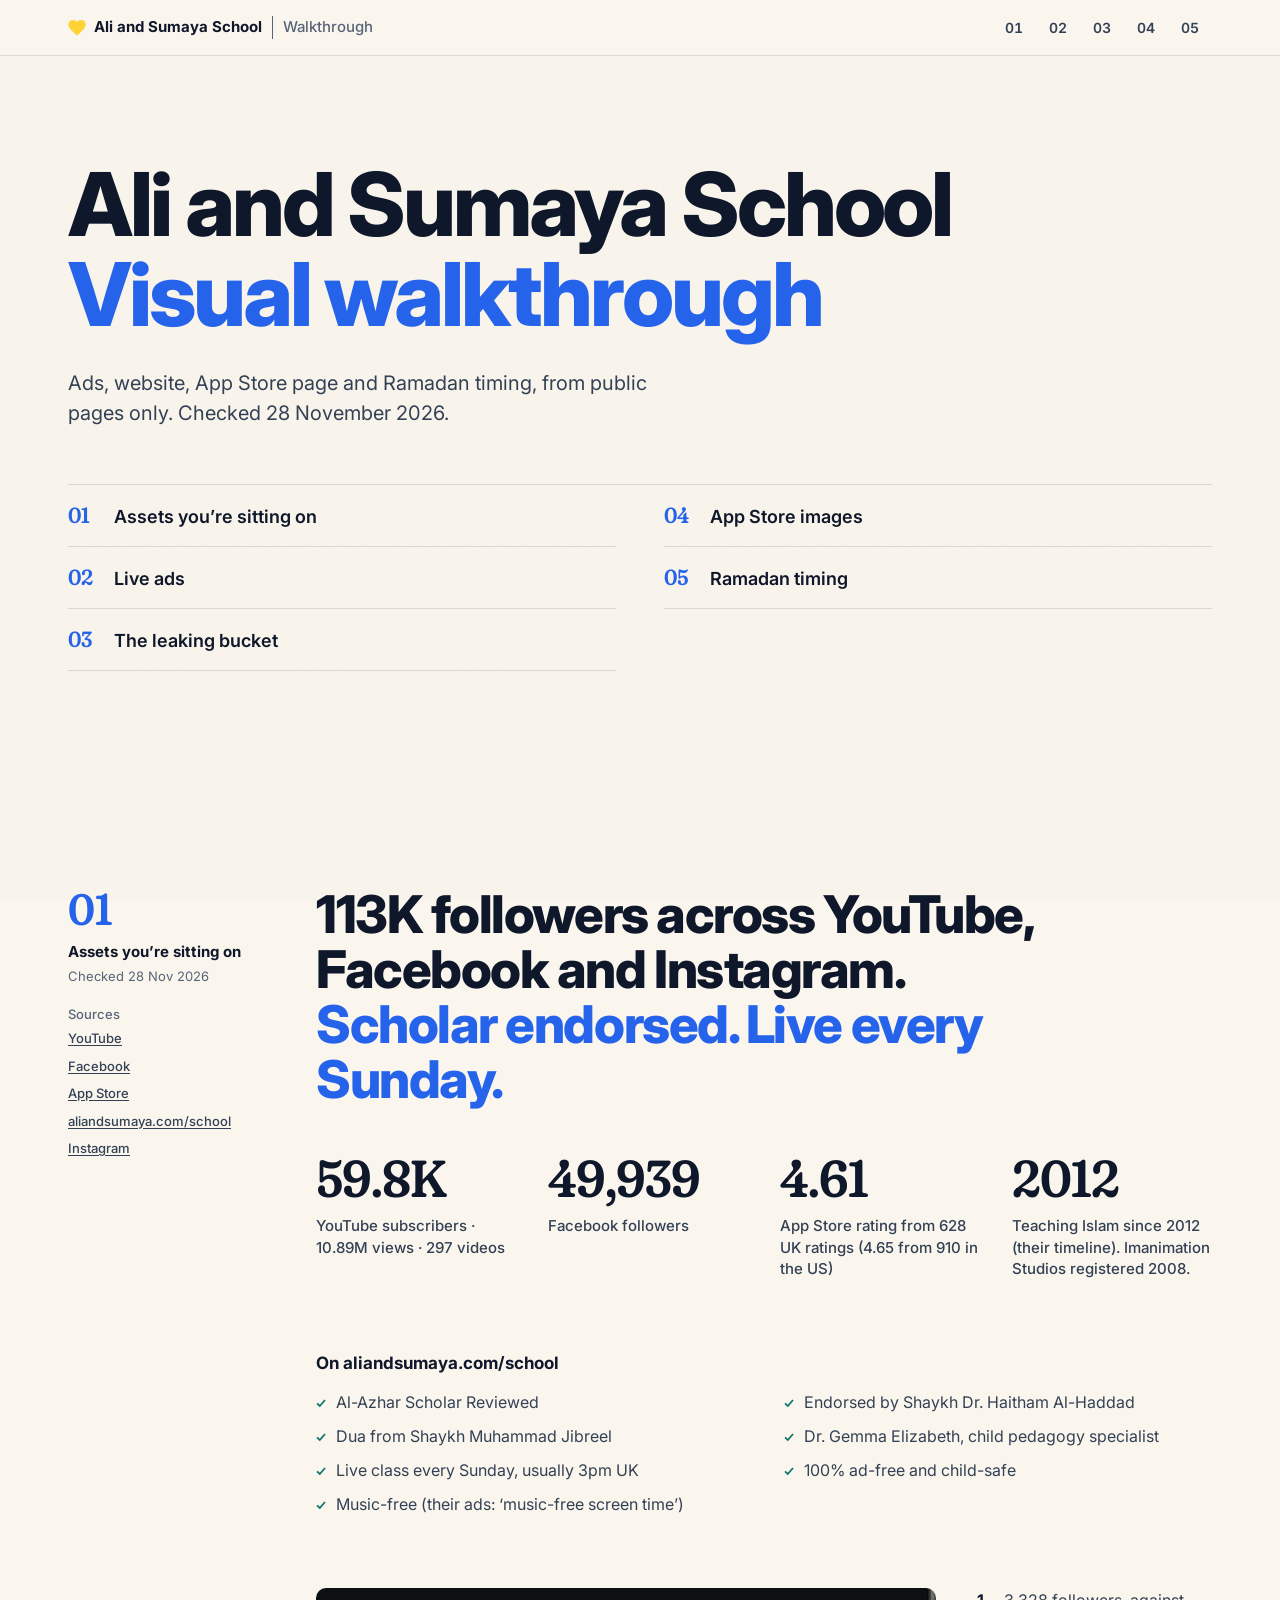
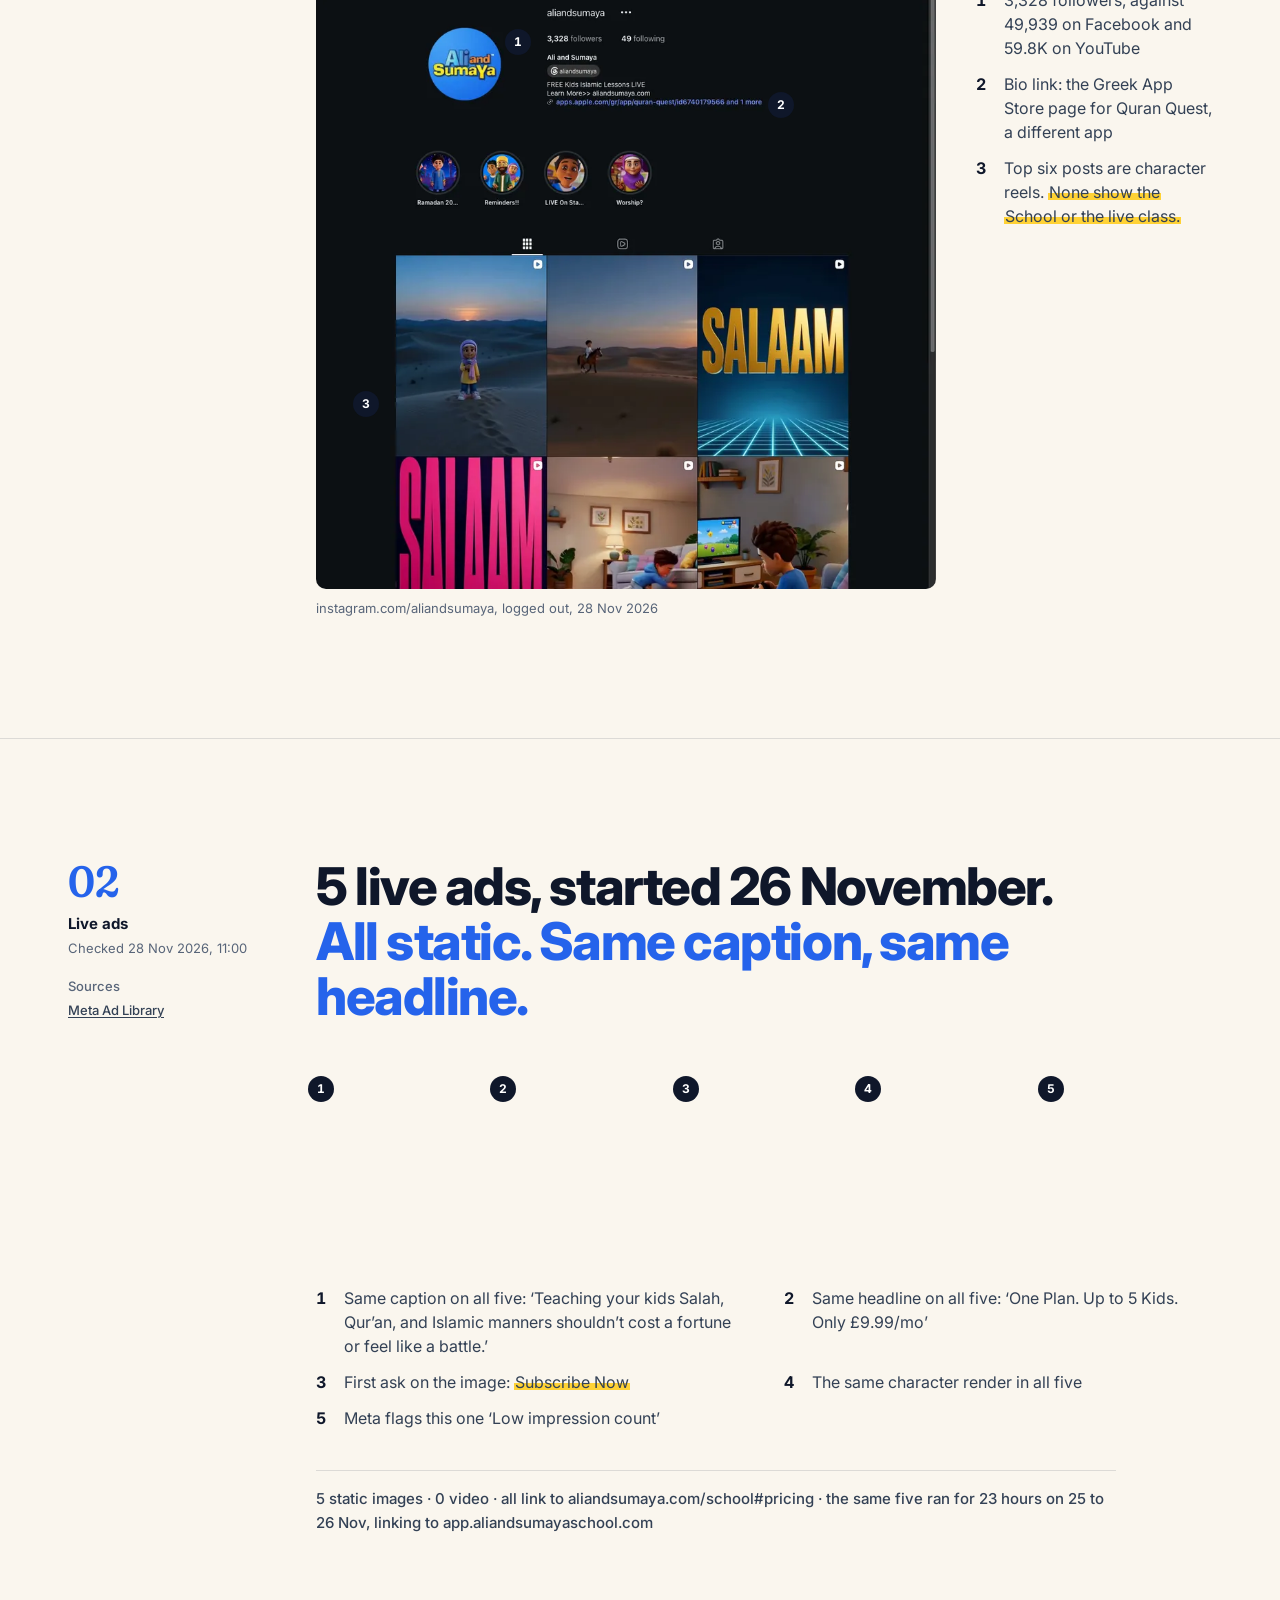
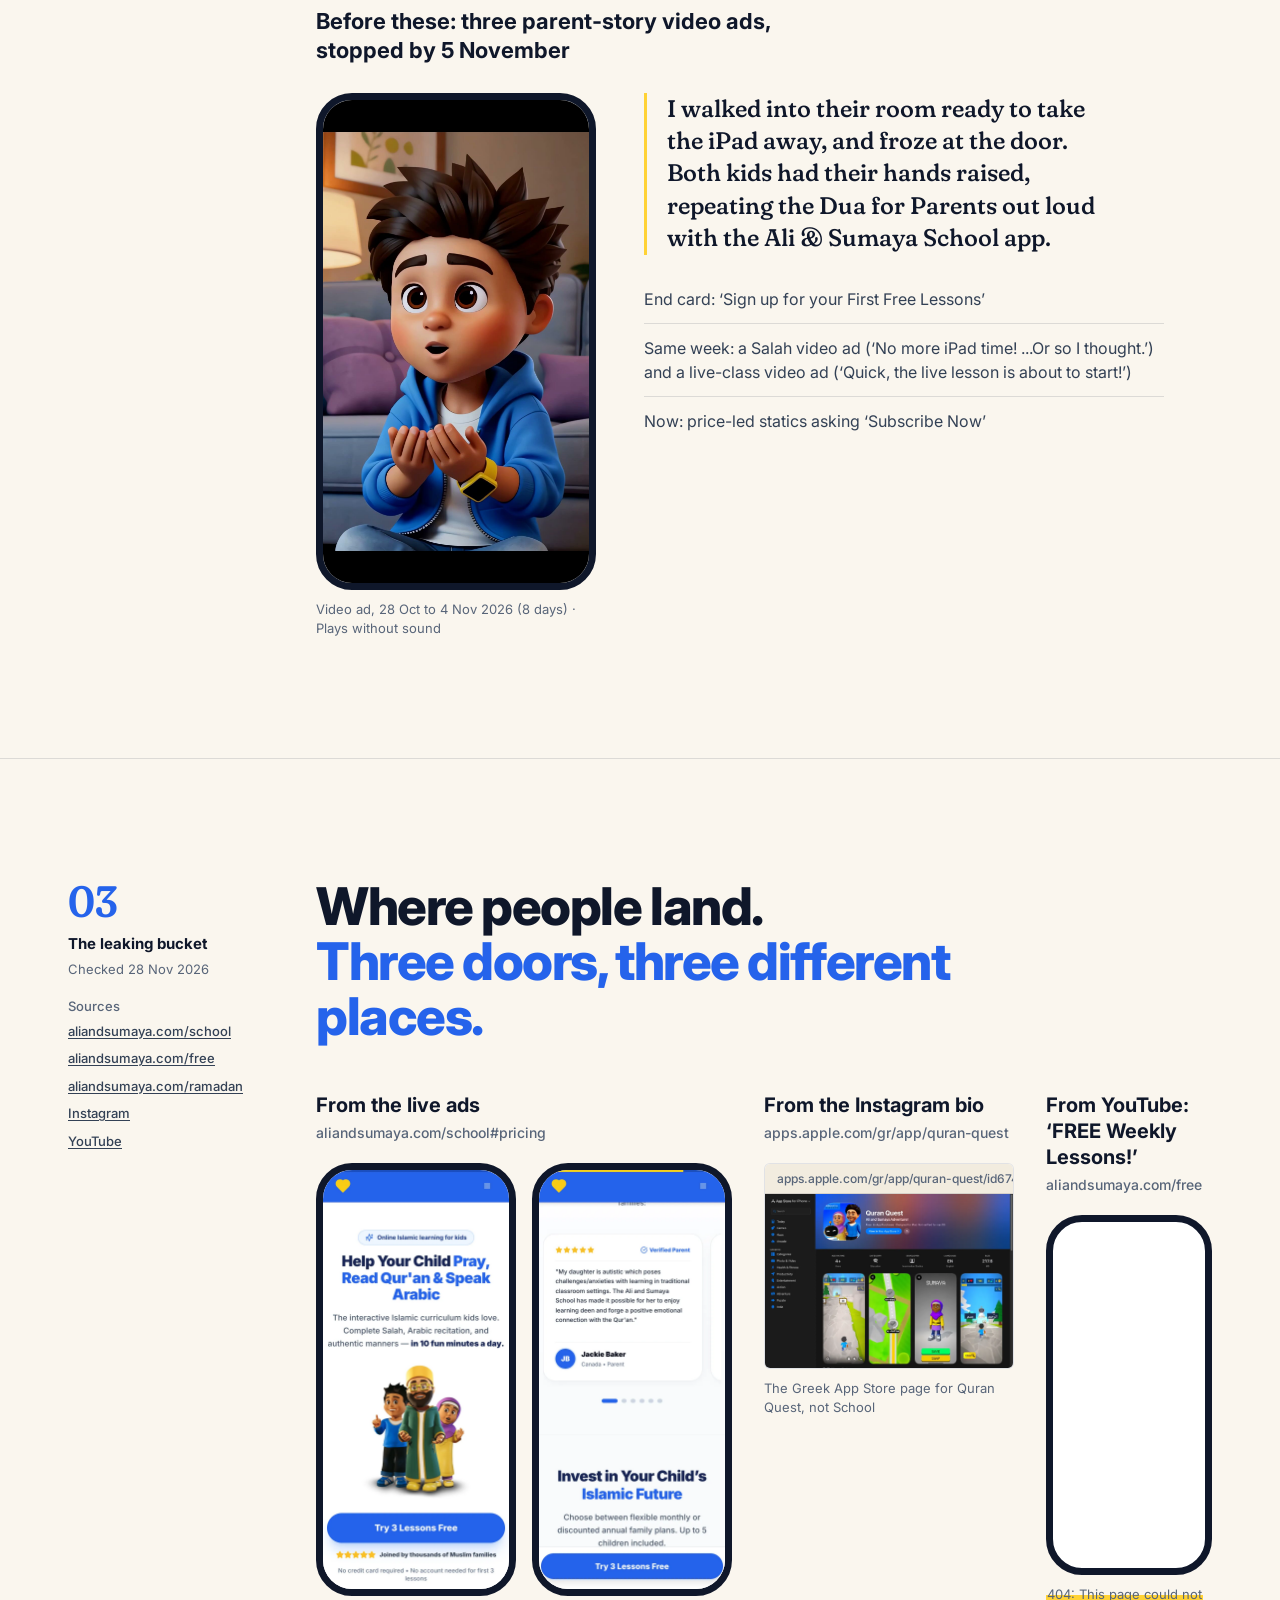
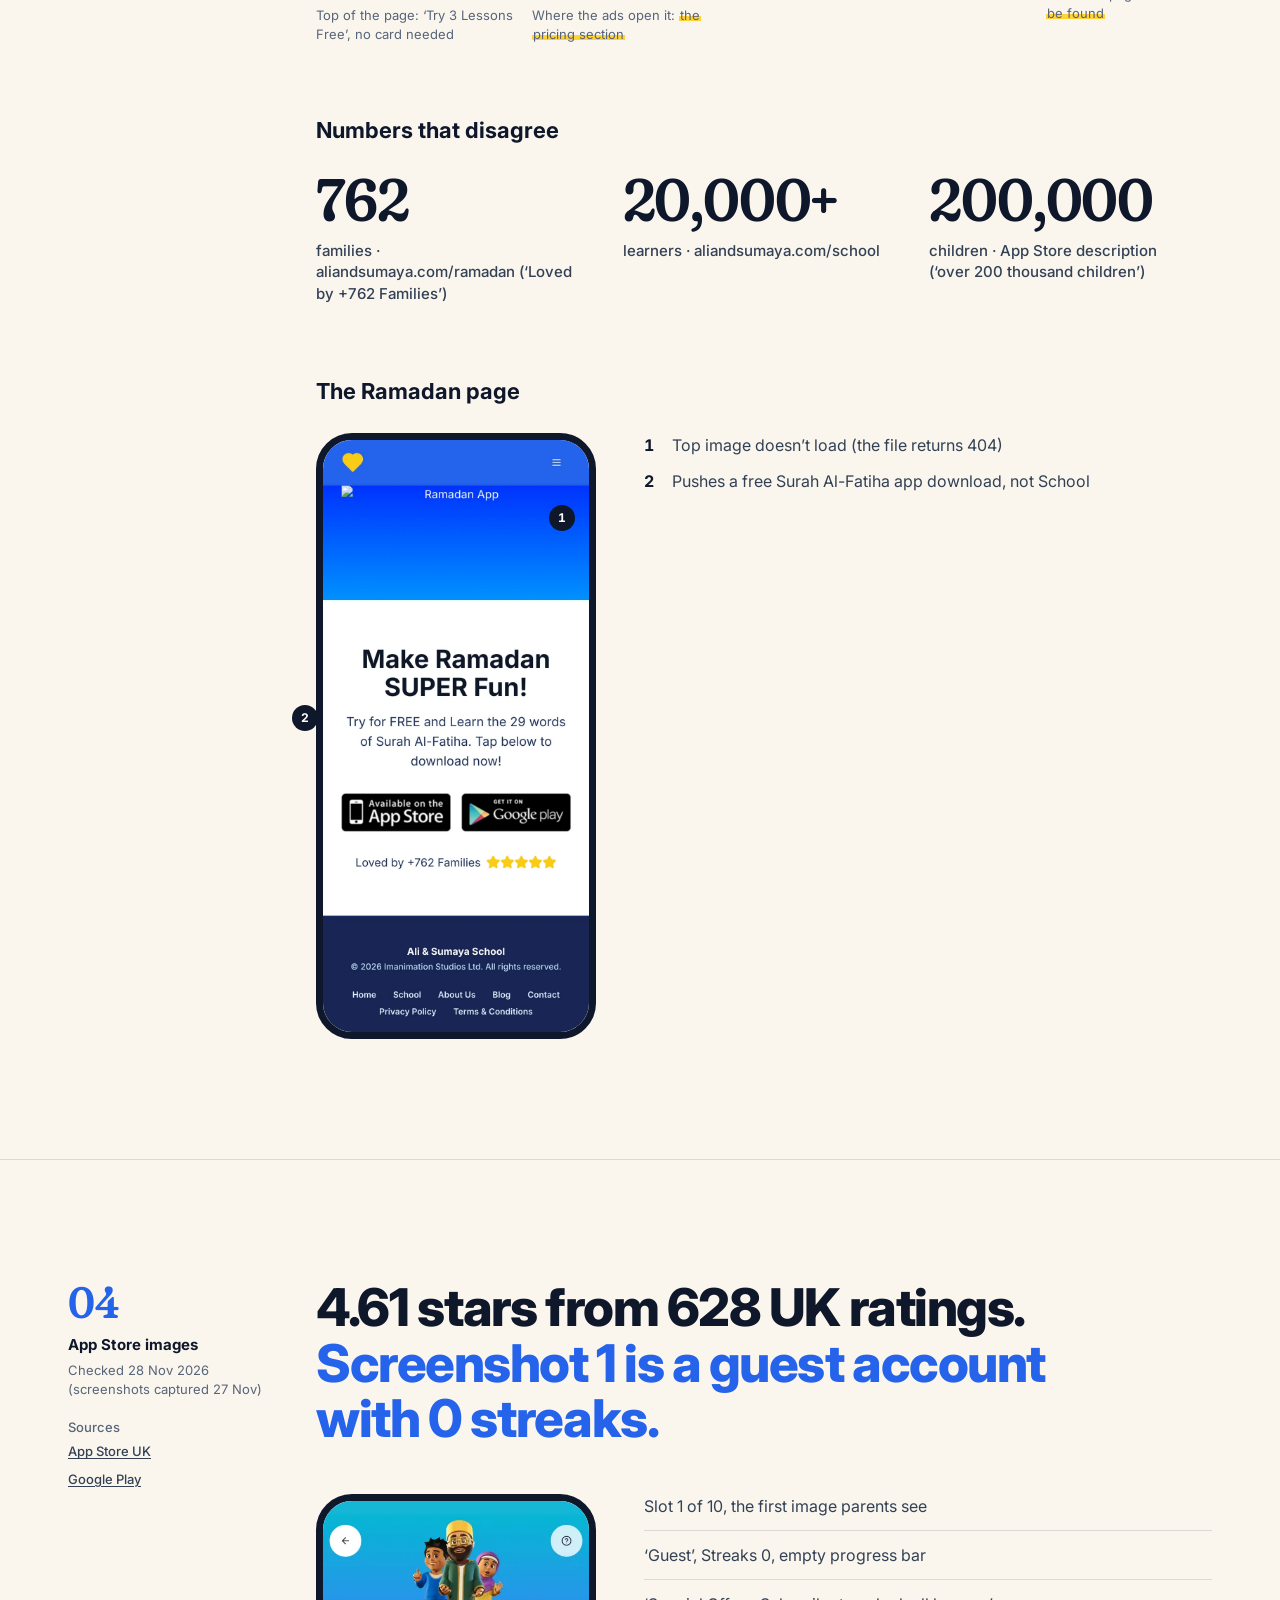
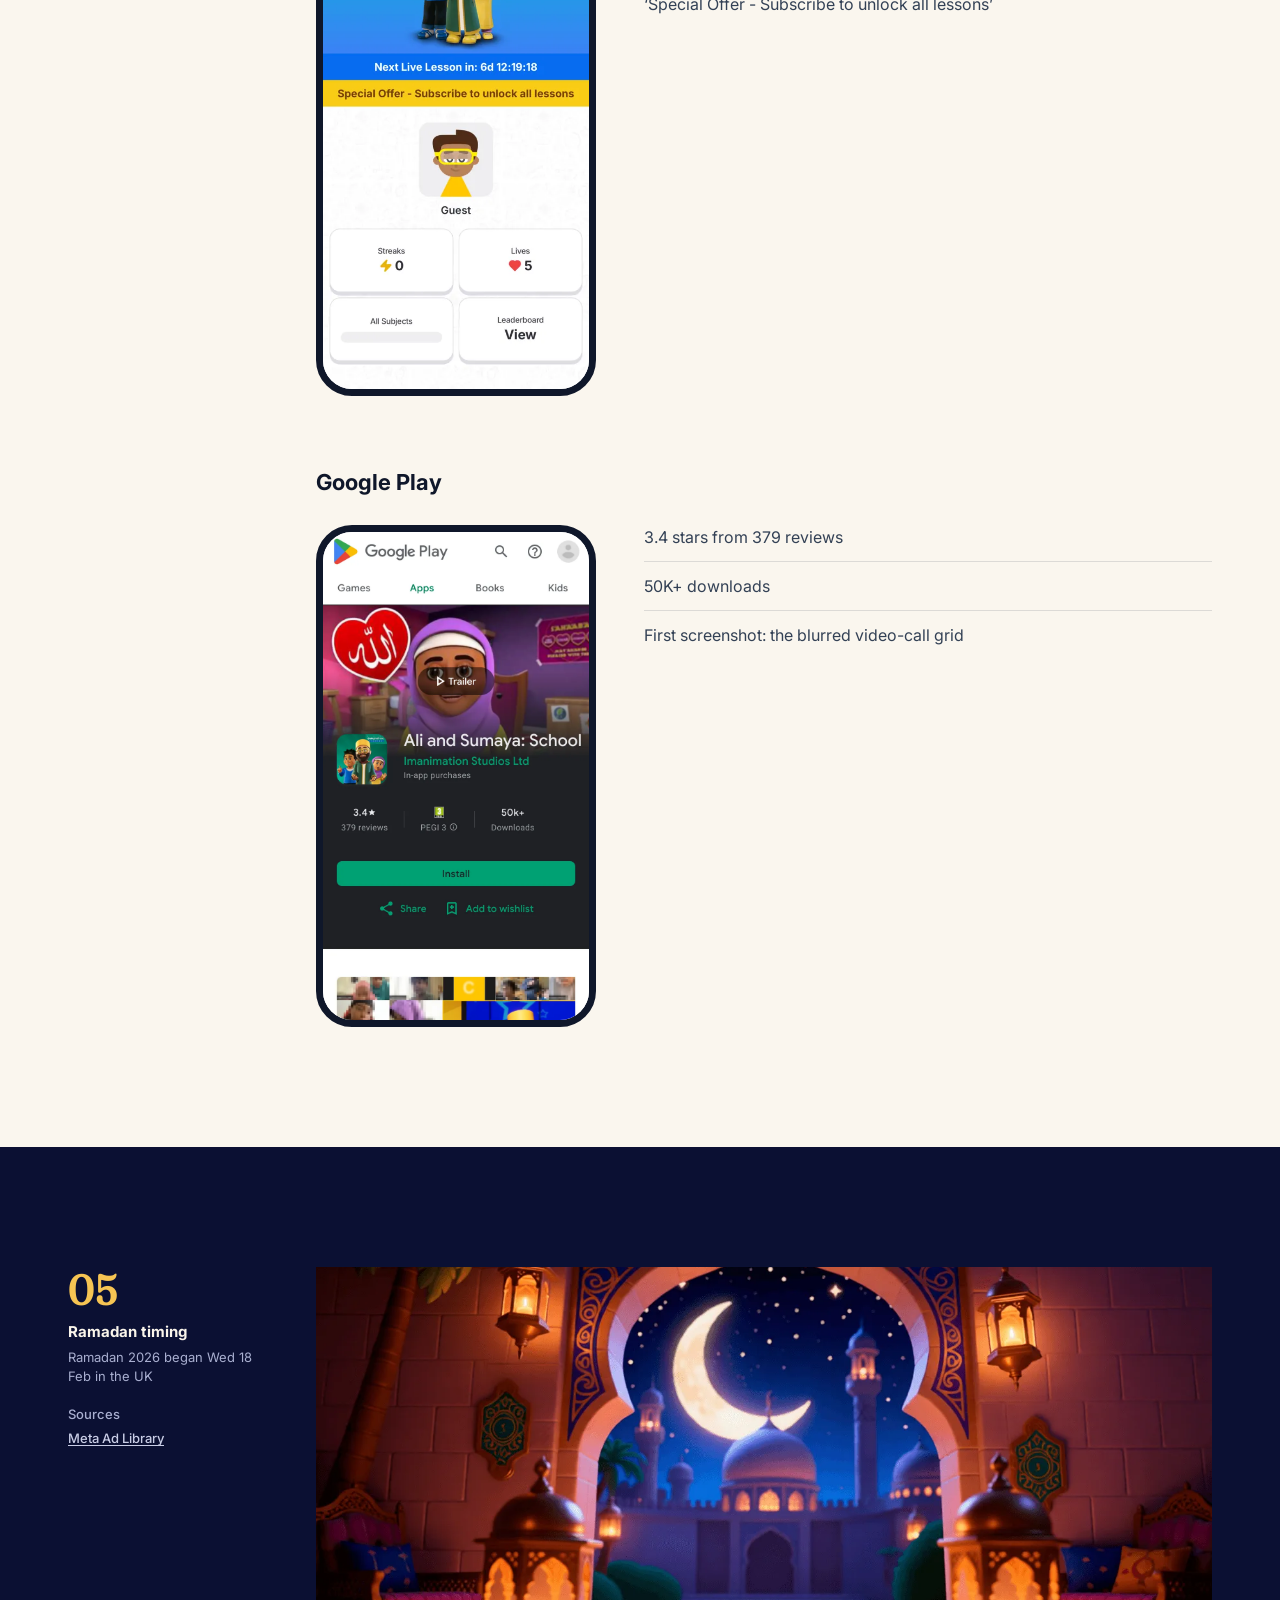
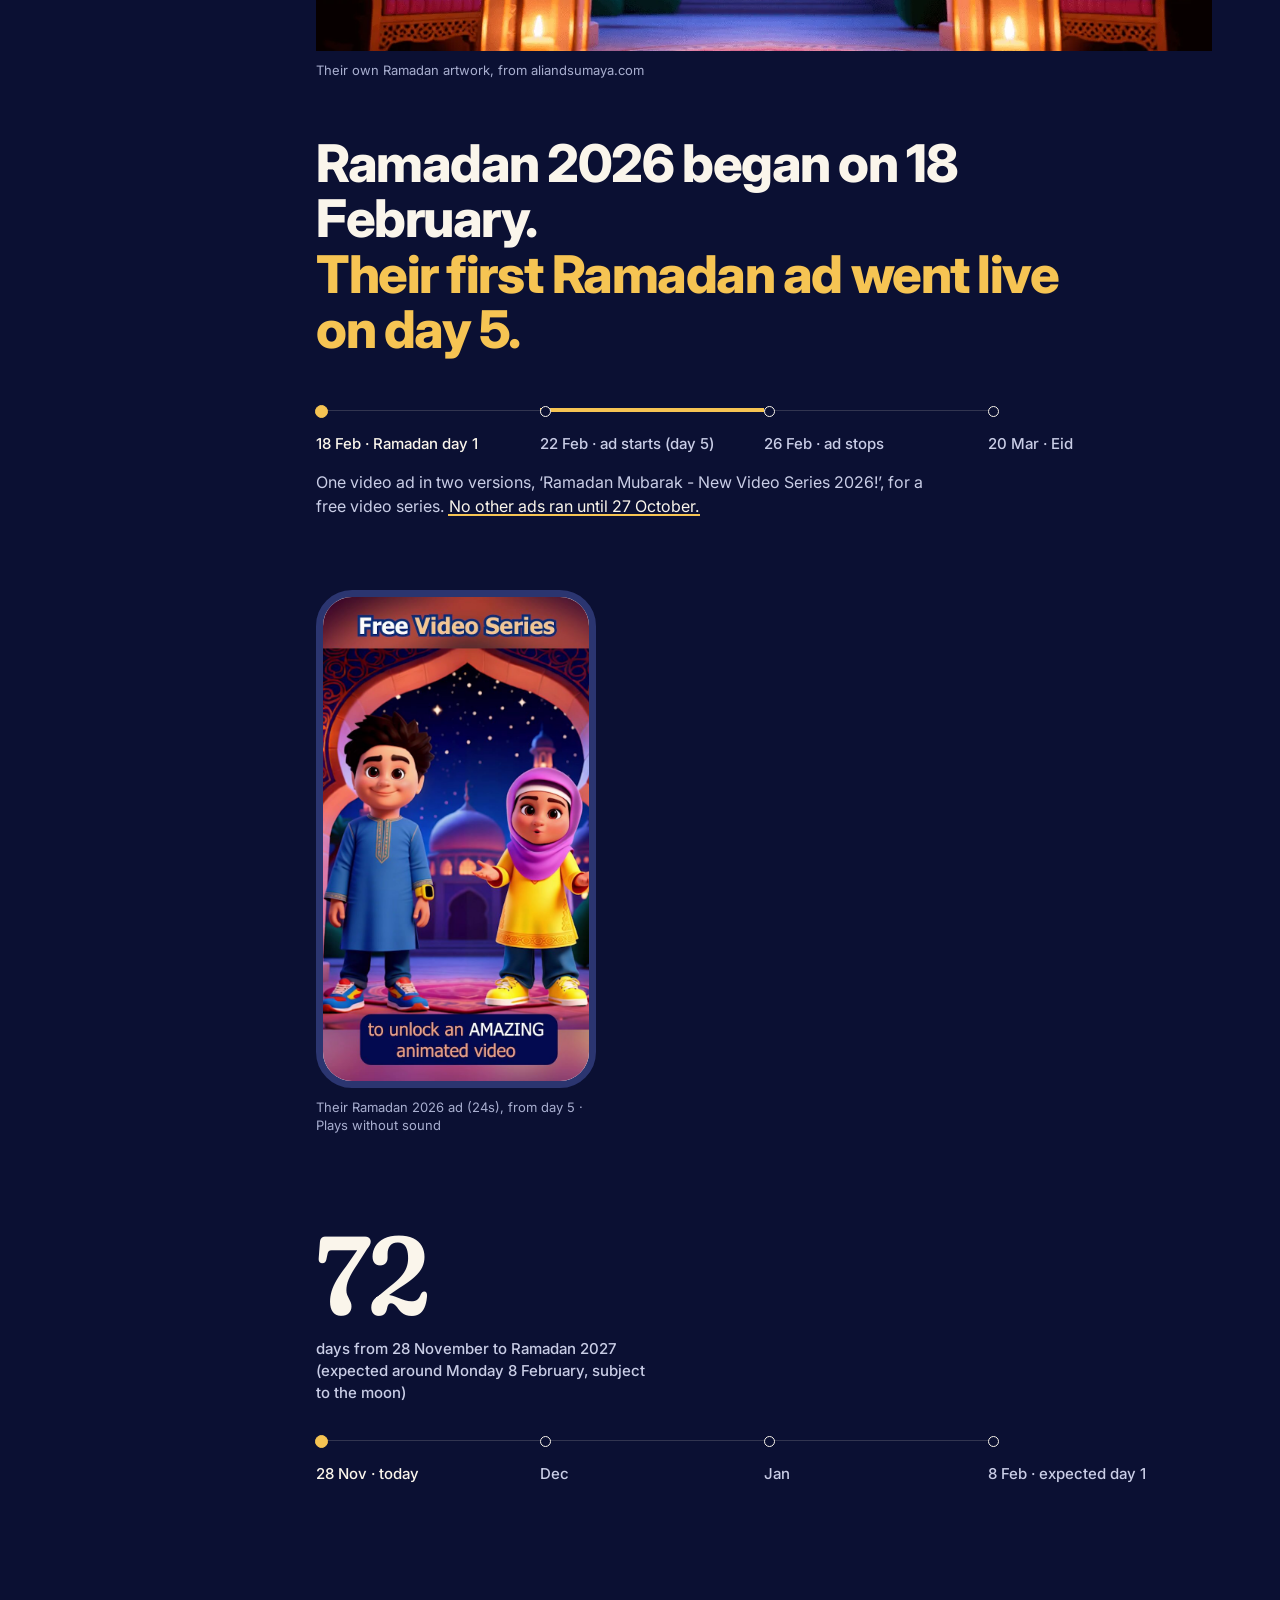
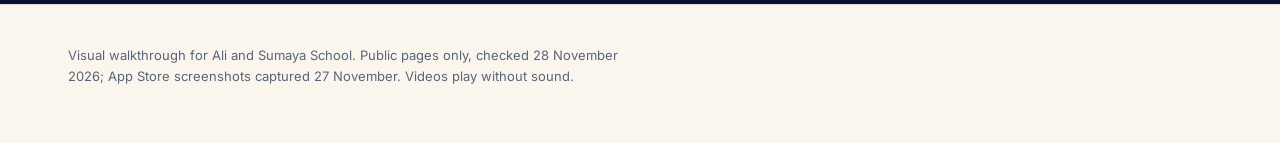
<file: aliandsumaya/walkthrough/index.html>
<!doctype html>
<html lang="en-GB">
<head>
<meta charset="utf-8">
<meta name="viewport" content="width=device-width, initial-scale=1">
<meta name="robots" content="noindex, nofollow">
<title>Ali and Sumaya School: visual walkthrough</title>
<meta property="og:title" content="Ali and Sumaya School: visual walkthrough">
<meta property="og:description" content="Ads, website, App Store page and Ramadan timing, checked 28 November 2026.">
<script>document.documentElement.classList.add('js')</script>
<link rel="preconnect" href="https://fonts.googleapis.com">
<link rel="preconnect" href="https://fonts.gstatic.com" crossorigin>
<link href="https://fonts.googleapis.com/css2?family=Fraunces:opsz,wght,SOFT@9..144,500..700,0..100&family=Inter:wght@400;500;600;700;800&display=swap" rel="stylesheet">
<style>
:root{
  --paper:#FAF6EE; --paper2:#F2ECDF; --ink:#0F172A; --ink2:#334155; --ink3:#586579;
  --blue:#2563EB; --sun:#FFD235; --rule:rgba(15,23,42,.12);
  --night:#0B1033; --night2:#161E4A; --amber:#F6C453; --cream:#FAF5EB;
  --nink2:#C9CDE6; --nink3:#A9AFD0; --nrule:rgba(250,245,235,.16);
  --emerald:#0F766E; --ease:cubic-bezier(.22,1,.36,1);
  --g:16px; --bar:56px;
}
@media(min-width:720px){:root{--g:32px}}
@media(min-width:1100px){:root{--g:48px}}
*{box-sizing:border-box;margin:0;padding:0}
html{scroll-behavior:smooth;-webkit-text-size-adjust:100%}
body{background:var(--paper);color:var(--ink);font-family:Inter,ui-sans-serif,system-ui,-apple-system,sans-serif;font-size:16px;line-height:1.5;-webkit-font-smoothing:antialiased}
body::before{content:"";position:fixed;inset:0;z-index:0;pointer-events:none;opacity:.3;mix-blend-mode:multiply;
  background-image:url("data:image/svg+xml;utf8,<svg xmlns='http://www.w3.org/2000/svg' width='160' height='160'><filter id='n'><feTurbulence type='fractalNoise' baseFrequency='.9' numOctaves='2' stitchTiles='stitch'/><feColorMatrix values='0 0 0 0 .45  0 0 0 0 .38  0 0 0 0 .28  0 0 0 .18 0'/></filter><rect width='100%' height='100%' filter='url(%23n)'/></svg>")}
img,video{display:block;max-width:100%}
a{color:inherit}
ol,ul{list-style:none}
:focus-visible{outline:3px solid var(--blue);outline-offset:3px}
.night :focus-visible,.bar.is-night :focus-visible{outline-color:var(--amber)}
.page{position:relative;z-index:1;overflow-x:clip}

/* top bar */
.bar{position:sticky;top:0;z-index:20;height:var(--bar);background:rgba(250,246,238,.92);-webkit-backdrop-filter:blur(10px);backdrop-filter:blur(10px);border-bottom:1px solid var(--rule);color:var(--ink);transition:background-color .6s var(--ease),color .6s var(--ease),border-color .6s var(--ease)}
.bar.is-night{background:rgba(11,16,51,.92);color:var(--cream);border-color:var(--nrule)}
.bar-in{max-width:1240px;margin:0 auto;padding:0 var(--g);height:100%;display:flex;align-items:center;justify-content:space-between;gap:12px}
.brand{display:flex;align-items:center;gap:8px;text-decoration:none;min-width:0;flex:0 0 auto}
.brand svg{width:18px;height:16px;flex:none}
.brand b{font-weight:700;font-size:15px;white-space:nowrap}
.brand i{font-style:normal;font-weight:500;font-size:15px;color:var(--ink3);padding-left:10px;border-left:1px solid currentColor;margin-left:2px;display:none;transition:color .6s var(--ease)}
.bar.is-night .brand i{color:var(--nink3)}
@media(min-width:560px){.brand i{display:inline}}
.nav{display:none;gap:0}
.nav a{display:inline-flex;align-items:center;justify-content:center;min-width:44px;height:44px;font-weight:600;font-size:14px;color:var(--ink2);text-decoration:none;position:relative;font-variant-numeric:tabular-nums;transition:color .6s var(--ease)}
.bar.is-night .nav a{color:var(--nink2)}
.nav a::after{content:"";position:absolute;left:10px;right:10px;bottom:11px;height:7px;background:var(--sun);opacity:0;z-index:-1}
.bar.is-night .nav a::after{background:var(--amber);opacity:0}
.nav a[aria-current="true"]{color:var(--ink)}
.bar.is-night .nav a[aria-current="true"]{color:var(--cream)}
.nav a[aria-current="true"]::after{opacity:.9}
.curr{font-weight:600;font-size:13px;white-space:nowrap;overflow:hidden;text-overflow:ellipsis;min-width:0;text-align:right}
.curr b{font-weight:700}
@media(min-width:760px){.nav{display:flex}.curr{display:none}}

/* layout */
.wrap{max-width:1240px;margin:0 auto;padding:0 var(--g)}
.sec{display:flex;flex-direction:column}
.margin{display:contents}
.m-info{display:flex;flex-wrap:wrap;align-items:baseline;gap:2px 10px;margin-bottom:18px}
.m-num{font-family:Fraunces,serif;font-variation-settings:"SOFT" 100,"opsz" 144;font-weight:600;font-size:28px;line-height:1;color:var(--blue);font-variant-numeric:lining-nums}
.m-name{font-weight:700;font-size:15px}
.m-date{font-weight:400;font-size:13px;color:var(--ink3);flex-basis:100%}
.m-src{order:3;margin-top:40px;font-size:13px;color:var(--ink2);font-weight:500}
.m-src span{color:var(--ink3);font-weight:500;margin-right:6px}
.m-src ul{display:flex;flex-wrap:wrap;gap:2px 16px;margin-top:2px}
.m-src a{text-decoration:underline;text-underline-offset:2px;display:inline-block;padding:6px 0}
.main{min-width:0}
@media(min-width:1000px){
  .sec{display:grid;grid-template-columns:200px minmax(0,1fr);gap:0 48px;align-items:start}
  .margin{display:block;position:sticky;top:84px}
  .m-info{display:block;margin-bottom:0}
  .m-num{display:block;font-size:44px;margin-bottom:10px}
  .m-name{display:block}
  .m-date{display:block;margin-top:4px}
  .m-src{margin-top:18px}
  .m-src ul{display:block}
  .m-src li{margin-top:2px}
  .m-src a{padding:3px 0}
}
section{scroll-margin-top:var(--bar)}
.pad{padding-top:72px;padding-bottom:72px}
@media(min-width:1000px){.pad{padding-top:120px;padding-bottom:120px}}
.day section+section{border-top:1px solid var(--rule)}
.hero{padding:64px 0 72px;scroll-margin-top:var(--bar)}
@media(min-width:1000px){.hero{padding:104px 0 96px}}

/* type */
h1,h2{font-weight:800;display:flex;flex-direction:column}
h1{font-size:clamp(40px,7.4vw,88px);line-height:1.02;letter-spacing:-.035em;max-width:24ch}
h2{font-size:clamp(30px,4.6vw,52px);line-height:1.06;letter-spacing:-.028em;max-width:22ch;margin-bottom:48px}
.l1{color:var(--ink)}.l2{color:var(--blue)}
.night .l1{color:var(--cream)}.night .l2{color:var(--amber)}
h3{font-weight:700;font-size:17px;line-height:1.3}
.sub{margin-top:72px}
.sub>h3.t{font-size:22px;margin-bottom:28px;max-width:34ch}
.lede{font-size:20px;line-height:1.5;color:var(--ink2);max-width:46ch;margin-top:28px}
mark{color:inherit;background:linear-gradient(transparent 55%,var(--sun) 55%,var(--sun) 90%,transparent 90%) no-repeat;background-size:100% 100%;padding:0 1px;-webkit-box-decoration-break:clone;box-decoration-break:clone}
.js mark{background-size:0% 100%;transition:background-size .7s var(--ease) .25s}
.js .seen mark{background-size:100% 100%}
.night mark{background:linear-gradient(transparent 80%,var(--amber) 80%,var(--amber) 93%,transparent 93%) no-repeat;background-size:100% 100%;color:var(--cream);padding-bottom:2px}
.js .night mark{background-size:0% 100%}
.js .night .seen mark{background-size:100% 100%}
.night mark{color:var(--cream)}

/* contents */
.toc{margin-top:56px;border-top:1px solid var(--rule)}
@media(min-width:760px){.toc{columns:2;column-gap:48px}}
.toc li{break-inside:avoid;border-bottom:1px solid var(--rule)}
.toc a{display:flex;align-items:baseline;gap:16px;padding:14px 0;text-decoration:none;min-height:56px}
.toc a:hover .tn{color:var(--ink)}
.tn{font-family:Fraunces,serif;font-variation-settings:"SOFT" 100,"opsz" 144;font-weight:600;font-size:22px;color:var(--blue);font-variant-numeric:lining-nums tabular-nums;min-width:30px}
.tt{font-weight:600;font-size:18px;color:var(--ink)}

/* numbers */
.big{font-family:Fraunces,serif;font-variation-settings:"SOFT" 100,"opsz" 144;font-weight:600;font-size:clamp(52px,9vw,112px);line-height:.92;letter-spacing:-.02em;font-variant-numeric:lining-nums tabular-nums;color:var(--ink)}
.night .big{color:var(--cream)}
.blabel{font-weight:500;font-size:15px;color:var(--ink2);max-width:26ch;margin-top:12px;line-height:1.45}
.night .blabel{color:var(--nink2)}
.spread{display:grid;grid-template-columns:1fr 1fr;gap:40px 24px}
.spread .big{font-size:clamp(40px,11vw,52px)}
@media(min-width:1000px){.spread{grid-template-columns:repeat(4,1fr);gap:32px}.spread .big{font-size:52px}}
.three{display:grid;gap:36px}
.three .big{font-size:clamp(52px,14vw,64px)}
@media(min-width:760px){.three{grid-template-columns:repeat(3,1fr);gap:24px}.three .big{font-size:clamp(44px,5vw,60px)}}
.facts{border-top:1px solid var(--rule);margin-top:40px;padding-top:16px;font-weight:500;font-size:15px;color:var(--ink2);max-width:80ch;line-height:1.6}

/* standing */
.standing{margin-top:72px}
.standing ul{margin-top:16px;display:grid;gap:10px 40px}
@media(min-width:760px){.standing ul{grid-template-columns:1fr 1fr}}
.standing li{display:flex;gap:10px;align-items:baseline;font-size:16px;color:var(--ink2)}
.standing svg{width:10px;height:10px;flex:none;color:var(--emerald)}

/* figures, markers, notes */
.fig{position:relative}
.cap{font-size:13px;color:var(--ink3);margin-top:10px;line-height:1.45}
.night .cap{color:var(--nink3)}
.mk{position:absolute;width:26px;height:26px;border-radius:50%;background:var(--ink);color:#fff;font:700 12px/26px Inter,sans-serif;text-align:center;transform:translate(-50%,-50%);font-variant-numeric:tabular-nums;z-index:2}
.mk.corner{transform:none;top:-8px;left:-8px}
.night .mk{background:var(--amber);color:var(--night)}
.notes{display:grid;gap:12px}
.notes li{display:grid;grid-template-columns:18px 1fr;gap:10px;font-size:16px;color:var(--ink2);line-height:1.5}
.notes b{font-weight:700;color:var(--ink);font-variant-numeric:tabular-nums}
.night .notes li{color:var(--nink2)}.night .notes b{color:var(--cream)}
.ig{display:grid;gap:28px;margin-top:72px}
.ig .fig{max-width:620px}
.ig img{border-radius:10px;width:100%;height:auto}
@media(min-width:1000px){.ig{grid-template-columns:minmax(0,620px) minmax(0,1fr);gap:40px;align-items:start}}
.notes.two{gap:12px 40px}
@media(min-width:760px){.notes.two{grid-template-columns:1fr 1fr}}

/* ads */
.strip{display:flex;gap:16px;overflow-x:auto;scroll-snap-type:x mandatory;margin:0 calc(-1*var(--g));padding:12px var(--g) 8px;scroll-padding:0 var(--g);-webkit-overflow-scrolling:touch}
.strip figure{flex:0 0 70vw;max-width:300px;scroll-snap-align:start;position:relative}
.strip img{width:100%;height:auto}
@media(min-width:1000px){.strip{margin:0;padding:12px 0 8px;overflow:visible;display:grid;grid-template-columns:repeat(5,1fr);gap:16px}.strip figure{flex:none;max-width:none}}
.adnotes{margin-top:28px}
.vid{display:grid;gap:36px}
@media(min-width:760px){.vid{grid-template-columns:auto minmax(0,1fr);gap:48px;align-items:start}}
.phone{aspect-ratio:390/844;border:7px solid var(--ink);border-radius:36px;overflow:hidden;background:#fff;width:100%}
.phone img,.phone video{width:100%;height:100%;object-fit:cover;object-position:top}
.night .phone{border-color:#2B3570}
.phone.v{aspect-ratio:9/16}
.phone.g{aspect-ratio:390/700}
.pw{position:relative;width:min(72vw,280px)}
.pcap{font-size:13px;color:var(--ink3);margin-top:10px;line-height:1.45}
.night .pcap{color:var(--nink3)}
blockquote{font-family:Fraunces,serif;font-variation-settings:"SOFT" 100,"opsz" 36;font-weight:500;font-size:24px;line-height:1.35;max-width:30ch;border-left:3px solid var(--sun);padding-left:20px;color:var(--ink)}
.plain{display:grid;gap:12px;font-size:16px;color:var(--ink2);margin-top:32px;max-width:52ch}
.plain li{padding-left:0}
.plain li+li{border-top:1px solid var(--rule);padding-top:12px}

/* doors */
.doors{display:grid;gap:56px;margin-top:8px}
.door h3{font-size:20px}
.door .u{font-weight:500;font-size:14px;color:var(--ink3);margin:4px 0 20px;overflow-wrap:anywhere}
.pair{display:grid;grid-template-columns:1fr 1fr;gap:16px}
.pair .phone{width:100%}
.pair .pw{width:100%}
@media(max-width:999px){.pair{max-width:420px}.pair .pw{width:100%}}
@media(min-width:1000px){.doors{grid-template-columns:5fr 3fr 2fr;gap:32px;align-items:start}}
.door.c .pw{width:min(72vw,280px)}
@media(min-width:1000px){.door.c .pw{width:100%}}
.bf{border:1px solid var(--rule);border-radius:6px;overflow:hidden;background:#fff}
.bf .u2{height:30px;background:var(--paper2);display:flex;align-items:center;padding:0 12px;font-weight:500;font-size:12px;color:var(--ink3);border-bottom:1px solid var(--rule);white-space:nowrap;overflow:hidden;text-overflow:ellipsis}
.bf img{width:100%;height:auto}
.night .bf{border-color:var(--nrule)}
.night .bf .u2{background:var(--night2);color:var(--nink3);border-color:var(--nrule)}
.ram{display:grid;gap:28px}
@media(min-width:760px){.ram{grid-template-columns:auto minmax(0,1fr);gap:48px;align-items:start}}

/* gallery */
.gal{display:flex;gap:16px;overflow-x:auto;scroll-snap-type:x mandatory;margin:0 calc(-1*var(--g));padding:14px var(--g) 8px;scroll-padding:0 var(--g);-webkit-overflow-scrolling:touch;--gh:300px}
@media(min-width:1000px){.gal{--gh:380px;margin:0;padding-left:0;padding-right:0;scroll-padding:0}}
.gal figure{flex:none;scroll-snap-align:start}
.gal .iw{position:relative;height:var(--gh);display:inline-block;vertical-align:top}
.gal img{height:var(--gh);width:auto;border-radius:10px}
.gal figcaption{font-weight:600;font-size:13px;color:var(--ink3);margin-top:8px}
.hint{font-size:13px;color:var(--ink3);margin-top:4px}
.strip1{margin-top:56px}
.strip1 img{width:100%;height:auto;border-radius:6px}
.gp{display:grid;gap:28px}
@media(min-width:760px){.gp{grid-template-columns:auto minmax(0,1fr);gap:48px;align-items:start}}
.gp ul{display:grid;gap:12px;font-size:16px;color:var(--ink2)}
.gp li+li{border-top:1px solid var(--rule);padding-top:12px}

/* night */
.night{background:var(--night);color:var(--cream);position:relative;z-index:2}
.night section+section{border-top:1px solid var(--nrule)}
.night .m-num{color:var(--amber)}
.night .m-date{color:var(--nink3)}
.night .m-src{color:var(--nink2)}
.night .m-src span{color:var(--nink3)}
.night .facts{border-color:var(--nrule);color:var(--nink2)}
.open{width:100%;aspect-ratio:21/9;object-fit:cover;object-position:50% 45%;height:auto}
.n72{margin-top:56px}
.tl{display:grid;gap:0;margin-top:48px}
.tl li{position:relative;padding:0 0 32px 32px;font-weight:500;font-size:15px;color:var(--nink2);line-height:1.4}
.tl li::before{content:"";position:absolute;left:4px;top:12px;bottom:-4px;width:1px;background:var(--nrule)}
.tl li:last-child::before{display:none}
.tl li::after{content:"";position:absolute;left:0;top:5px;width:9px;height:9px;border-radius:50%;border:1px solid var(--cream);background:var(--night)}
.tl li.on{color:var(--cream)}
.tl li.on::after{background:var(--amber);border-color:var(--amber);width:11px;height:11px;left:-1px;top:4px}
.tl li.rng::before{width:4px;left:2px;background:var(--amber)}
.tlnote{margin-top:16px;font-size:16px;color:var(--nink2);max-width:62ch}
@media(min-width:760px){
  .tl{grid-template-columns:repeat(4,1fr)}
  .tl li{padding:28px 16px 0 0}
  .tl li::before{left:0;right:0;top:5px;bottom:auto;width:auto;height:1px;background:var(--nrule)}
  .tl li.rng::before{width:auto;height:4px;left:0;top:3px}
  .tl li::after{left:0;top:1px}
  .tl li.on::after{left:-1px;top:0}
}
.nv{margin-top:72px}
.cmp{display:grid;gap:56px}
@media(min-width:1000px){.cmp{grid-template-columns:1fr 1fr;gap:48px;align-items:start}}
.cmp h3{font-size:22px;color:var(--cream);margin-bottom:16px}
.cmp ul{display:grid;gap:10px;margin-top:20px;font-size:16px;color:var(--nink2)}
.cmp li+li{border-top:1px solid var(--nrule);padding-top:10px}
.six{--gh:240px}
@media(min-width:1000px){.six{--gh:250px;margin:0;padding-left:0;padding-right:0}}
.six figure{width:max-content;min-width:180px;max-width:230px}
.six figure.nm{max-width:none}
.six figcaption{font-weight:600;font-size:14px;color:var(--cream);margin-top:12px;line-height:1.35}
.six figcaption i{font-style:normal;color:var(--nink2);font-weight:600;display:block}
.six figcaption span{display:block;font-weight:400;font-size:14px;color:var(--nink2);margin-top:4px;white-space:normal}
.six figure{width:max-content;min-width:0;max-width:none}
.six figcaption{width:0;min-width:100%}

.cmp>*,.doors>*,.ram>*,.vid>*,.gp>*,.ig>*,.three>*,.spread>*{min-width:0}
/* close */
.placeholder{border:1.5px dashed var(--ink3);background:var(--paper2);padding:32px;font-weight:500;font-size:16px;color:var(--ink3);max-width:64ch;line-height:1.5}
footer{border-top:1px solid var(--rule);padding:40px 0 56px;font-size:13px;color:var(--ink3);line-height:1.6}
footer p{max-width:70ch}

/* motion */
.js [data-reveal]{opacity:0;transform:translateY(10px);transition:opacity .55s var(--ease),transform .55s var(--ease);transition-delay:calc(var(--i,0)*40ms)}
.js [data-reveal].in{opacity:1;transform:none}
@media(prefers-reduced-motion:reduce){
  html{scroll-behavior:auto}
  *,*::before,*::after{transition:none!important;animation:none!important}
  .js [data-reveal]{opacity:1;transform:none}
  .js mark,.js .night mark{background-size:100% 100%}
}
</style>
</head>
<body>
<div class="page">

<header class="bar" id="bar">
  <div class="bar-in">
    <a class="brand" href="#top" aria-label="Ali and Sumaya School, back to the top">
      <svg viewBox="0 0 20 18" aria-hidden="true"><path fill="#FFD235" d="M10 17.5 8.6 16.2C3.6 11.7.3 8.7.3 5.1.3 2.2 2.6 0 5.4 0c1.7 0 3.3.8 4.6 2C11.3.8 12.9 0 14.6 0c2.8 0 5.1 2.2 5.1 5.1 0 3.6-3.3 6.6-8.3 11.1L10 17.5Z"/></svg>
      <b>Ali and Sumaya School</b><i>Walkthrough</i>
    </a>
    <nav class="nav" aria-label="Sections">
      <a href="#s1">01</a><a href="#s2">02</a><a href="#s3">03</a><a href="#s4">04</a><a href="#s5">05</a>
    </nav>
    <span class="curr" id="curr" aria-hidden="true"></span>
  </div>
</header>

<main class="day" id="top">

<!-- Hero -->
<header class="hero" id="hero">
  <div class="wrap">
    <h1 data-reveal><span class="l1">Ali and Sumaya School</span><span class="l2">Visual walkthrough</span></h1>
    <p class="lede" data-reveal>Ads, website, App Store page and Ramadan timing, from public pages only. Checked 28 November 2026.</p>
    <ol class="toc" data-reveal>
      <li><a href="#s1"><span class="tn">01</span><span class="tt">Assets you’re sitting on</span></a></li>
      <li><a href="#s2"><span class="tn">02</span><span class="tt">Live ads</span></a></li>
      <li><a href="#s3"><span class="tn">03</span><span class="tt">The leaking bucket</span></a></li>
      <li><a href="#s4"><span class="tn">04</span><span class="tt">App Store images</span></a></li>
      <li><a href="#s5"><span class="tn">05</span><span class="tt">Ramadan timing</span></a></li>
    </ol>
  </div>
</header>

<!-- 01 -->
<section id="s1" data-name="Assets you’re sitting on" data-n="01">
  <div class="wrap pad">
    <div class="sec">
      <aside class="margin">
        <div class="m-info"><span class="m-num">01</span><span class="m-name">Assets you’re sitting on</span><span class="m-date">Checked 28 Nov 2026</span></div>
        <div class="m-src"><span>Sources</span><ul>
          <li><a href="https://www.youtube.com/@AliandSumaya" target="_blank" rel="noopener">YouTube</a></li>
          <li><a href="https://www.facebook.com/AliandSumaya" target="_blank" rel="noopener">Facebook</a></li>
          <li><a href="https://apps.apple.com/gb/app/ali-and-sumaya-school/id1440789301" target="_blank" rel="noopener">App Store</a></li>
          <li><a href="https://aliandsumaya.com/school" target="_blank" rel="noopener">aliandsumaya.com/school</a></li>
          <li><a href="https://www.instagram.com/aliandsumaya/" target="_blank" rel="noopener">Instagram</a></li>
        </ul></div>
      </aside>
      <div class="main">
        <h2 data-reveal><span class="l1">113K followers across YouTube, Facebook and Instagram.</span><span class="l2">Scholar endorsed. Live every Sunday.</span></h2>

        <div class="spread" data-reveal>
          <div><div class="big">59.8K</div><p class="blabel">YouTube subscribers · 10.89M views · 297 videos</p></div>
          <div><div class="big">49,939</div><p class="blabel">Facebook followers</p></div>
          <div><div class="big">4.61</div><p class="blabel">App Store rating from 628 UK ratings (4.65 from 910 in the US)</p></div>
          <div><div class="big">2012</div><p class="blabel">Teaching Islam since 2012 (their timeline). Imanimation Studios registered 2008.</p></div>
        </div>

        <div class="standing" data-reveal>
          <h3>On aliandsumaya.com/school</h3>
          <ul>
            <li><svg viewBox="0 0 10 10" aria-hidden="true"><path d="M1 5.4 3.8 8 9 2" fill="none" stroke="currentColor" stroke-width="1.8"/></svg>Al-Azhar Scholar Reviewed</li>
            <li><svg viewBox="0 0 10 10" aria-hidden="true"><path d="M1 5.4 3.8 8 9 2" fill="none" stroke="currentColor" stroke-width="1.8"/></svg>Endorsed by Shaykh Dr. Haitham Al-Haddad</li>
            <li><svg viewBox="0 0 10 10" aria-hidden="true"><path d="M1 5.4 3.8 8 9 2" fill="none" stroke="currentColor" stroke-width="1.8"/></svg>Dua from Shaykh Muhammad Jibreel</li>
            <li><svg viewBox="0 0 10 10" aria-hidden="true"><path d="M1 5.4 3.8 8 9 2" fill="none" stroke="currentColor" stroke-width="1.8"/></svg>Dr. Gemma Elizabeth, child pedagogy specialist</li>
            <li><svg viewBox="0 0 10 10" aria-hidden="true"><path d="M1 5.4 3.8 8 9 2" fill="none" stroke="currentColor" stroke-width="1.8"/></svg>Live class every Sunday, usually 3pm UK</li>
            <li><svg viewBox="0 0 10 10" aria-hidden="true"><path d="M1 5.4 3.8 8 9 2" fill="none" stroke="currentColor" stroke-width="1.8"/></svg>100% ad-free and child-safe</li>
            <li><svg viewBox="0 0 10 10" aria-hidden="true"><path d="M1 5.4 3.8 8 9 2" fill="none" stroke="currentColor" stroke-width="1.8"/></svg>Music-free (their ads: ‘music-free screen time’)</li>
          </ul>
        </div>

        <div class="ig" data-reveal>
          <figure class="fig">
            <img src="assets/ig-profile.webp" width="900" height="872" loading="lazy" decoding="async" alt="The Ali and Sumaya Instagram profile page, logged out, showing follower count, bio link and the top six posts">
            <span class="mk" style="left:32.5%;top:8.5%">1</span>
            <span class="mk" style="left:75%;top:18.5%">2</span>
            <span class="mk" style="left:8%;top:66%">3</span>
            <figcaption class="cap">instagram.com/aliandsumaya, logged out, 28 Nov 2026</figcaption>
          </figure>
          <ol class="notes">
            <li><b>1</b><span>3,328 followers, against 49,939 on Facebook and 59.8K on YouTube</span></li>
            <li><b>2</b><span>Bio link: the Greek App Store page for Quran Quest, a different app</span></li>
            <li><b>3</b><span>Top six posts are character reels. <mark>None show the School or the live class.</mark></span></li>
          </ol>
        </div>
      </div>
    </div>
  </div>
</section>

<!-- 02 -->
<section id="s2" data-name="Live ads" data-n="02">
  <div class="wrap pad">
    <div class="sec">
      <aside class="margin">
        <div class="m-info"><span class="m-num">02</span><span class="m-name">Live ads</span><span class="m-date">Checked 28 Nov 2026, 11:00</span></div>
        <div class="m-src"><span>Sources</span><ul>
          <li><a href="https://www.facebook.com/ads/library/?active_status=all&amp;ad_type=all&amp;country=ALL&amp;view_all_page_id=138400572964530&amp;search_type=page&amp;media_type=all" target="_blank" rel="noopener">Meta Ad Library</a></li>
        </ul></div>
      </aside>
      <div class="main">
        <h2 data-reveal><span class="l1">5 live ads, started 26 November.</span><span class="l2">All static. Same caption, same headline.</span></h2>

        <div class="strip" data-reveal>
          <figure><span class="mk corner">1</span><img src="assets/ad-live-1.jpg" width="600" height="600" loading="lazy" decoding="async" alt="Live ad 1 of 5, a square static image"></figure>
          <figure><span class="mk corner">2</span><img src="assets/ad-live-2.jpg" width="600" height="600" loading="lazy" decoding="async" alt="Live ad 2 of 5, a square static image"></figure>
          <figure><span class="mk corner">3</span><img src="assets/ad-live-3.jpg" width="600" height="600" loading="lazy" decoding="async" alt="Live ad 3 of 5, a square static image"></figure>
          <figure><span class="mk corner">4</span><img src="assets/ad-live-4.jpg" width="600" height="600" loading="lazy" decoding="async" alt="Live ad 4 of 5, a square static image"></figure>
          <figure><span class="mk corner">5</span><img src="assets/ad-live-5.jpg" width="600" height="600" loading="lazy" decoding="async" alt="Live ad 5 of 5, a square static image"></figure>
        </div>
        <ol class="notes two adnotes" data-reveal>
          <li><b>1</b><span>Same caption on all five: ‘Teaching your kids Salah, Qur’an, and Islamic manners shouldn’t cost a fortune or feel like a battle.’</span></li>
          <li><b>2</b><span>Same headline on all five: ‘One Plan. Up to 5 Kids. Only £9.99/mo’</span></li>
          <li><b>3</b><span>First ask on the image: <mark>Subscribe Now</mark></span></li>
          <li><b>4</b><span>The same character render in all five</span></li>
          <li><b>5</b><span>Meta flags this one ‘Low impression count’</span></li>
        </ol>
        <p class="facts" data-reveal>5 static images · 0 video · all link to aliandsumaya.com/school#pricing · the same five ran for 23 hours on 25 to 26 Nov, linking to app.aliandsumayaschool.com</p>

        <div class="sub">
          <h3 class="t" data-reveal>Before these: three parent-story video ads, stopped by 5 November</h3>
          <div class="vid" data-reveal>
            <div>
              <div class="pw"><div class="phone v"><video muted playsinline loop preload="none" poster="assets/ad-ipad-dua.jpg" aria-label="Video ad: two children repeating the Dua for Parents"><source src="assets/ad-ipad-dua.mp4" type="video/mp4"></video></div></div>
              <p class="pcap" style="max-width:280px">Video ad, 28 Oct to 4 Nov 2026 (8 days) · Plays without sound</p>
            </div>
            <div>
              <blockquote>I walked into their room ready to take the iPad away, and froze at the door. Both kids had their hands raised, repeating the Dua for Parents out loud with the Ali &amp; Sumaya School app.</blockquote>
              <ul class="plain">
                <li>End card: ‘Sign up for your First Free Lessons’</li>
                <li>Same week: a Salah video ad (‘No more iPad time! ...Or so I thought.’) and a live-class video ad (‘Quick, the live lesson is about to start!’)</li>
                <li>Now: price-led statics asking ‘Subscribe Now’</li>
              </ul>
            </div>
          </div>
        </div>
      </div>
    </div>
  </div>
</section>

<!-- 03 -->
<section id="s3" data-name="The leaking bucket" data-n="03">
  <div class="wrap pad">
    <div class="sec">
      <aside class="margin">
        <div class="m-info"><span class="m-num">03</span><span class="m-name">The leaking bucket</span><span class="m-date">Checked 28 Nov 2026</span></div>
        <div class="m-src"><span>Sources</span><ul>
          <li><a href="https://aliandsumaya.com/school" target="_blank" rel="noopener">aliandsumaya.com/school</a></li>
          <li><a href="https://aliandsumaya.com/free" target="_blank" rel="noopener">aliandsumaya.com/free</a></li>
          <li><a href="https://aliandsumaya.com/ramadan" target="_blank" rel="noopener">aliandsumaya.com/ramadan</a></li>
          <li><a href="https://www.instagram.com/aliandsumaya/" target="_blank" rel="noopener">Instagram</a></li>
          <li><a href="https://www.youtube.com/@AliandSumaya" target="_blank" rel="noopener">YouTube</a></li>
        </ul></div>
      </aside>
      <div class="main">
        <h2 data-reveal><span class="l1">Where people land.</span><span class="l2">Three doors, three different places.</span></h2>

        <div class="doors" data-reveal>
          <div class="door a">
            <h3>From the live ads</h3>
            <p class="u">aliandsumaya.com/school#pricing</p>
            <div class="pair">
              <figure>
                <div class="pw"><div class="phone"><img src="assets/m-school-hero.webp" width="780" height="1688" loading="lazy" decoding="async" alt="Mobile view of the top of aliandsumaya.com/school"></div></div>
                <figcaption class="pcap">Top of the page: ‘Try 3 Lessons Free’, no card needed</figcaption>
              </figure>
              <figure>
                <div class="pw"><div class="phone"><img src="assets/m-school-pricing.webp" width="780" height="1688" loading="lazy" decoding="async" alt="Mobile view of the pricing section of aliandsumaya.com/school"></div></div>
                <figcaption class="pcap">Where the ads open it: <mark>the pricing section</mark></figcaption>
              </figure>
            </div>
          </div>
          <div class="door b">
            <h3>From the Instagram bio</h3>
            <p class="u">apps.apple.com/gr/app/quran-quest</p>
            <figure>
              <div class="bf"><div class="u2">apps.apple.com/gr/app/quran-quest/id6740179566</div><img src="assets/greek-store.webp" width="1100" height="773" loading="lazy" decoding="async" alt="The Greek App Store page for Quran Quest"></div>
              <figcaption class="cap">The Greek App Store page for Quran Quest, not School</figcaption>
            </figure>
          </div>
          <div class="door c">
            <h3>From YouTube: ‘FREE Weekly Lessons!’</h3>
            <p class="u">aliandsumaya.com/free</p>
            <figure>
              <div class="pw"><div class="phone"><img src="assets/m-free-404.webp" width="780" height="1688" loading="lazy" decoding="async" alt="Mobile view of aliandsumaya.com/free showing a page not found error"></div></div>
              <figcaption class="pcap"><mark>404: This page could not be found</mark></figcaption>
            </figure>
          </div>
        </div>

        <div class="sub">
          <h3 class="t" data-reveal>Numbers that disagree</h3>
          <div class="three" data-reveal>
            <div><div class="big">762</div><p class="blabel">families · aliandsumaya.com/ramadan (‘Loved by +762 Families’)</p></div>
            <div><div class="big">20,000+</div><p class="blabel">learners · aliandsumaya.com/school</p></div>
            <div><div class="big">200,000</div><p class="blabel">children · App Store description (‘over 200 thousand children’)</p></div>
          </div>
        </div>

        <div class="sub">
          <h3 class="t" data-reveal>The Ramadan page</h3>
          <div class="ram" data-reveal>
            <div class="pw">
              <div class="phone"><img src="assets/m-ramadan-762.webp" width="780" height="1688" loading="lazy" decoding="async" alt="Mobile view of aliandsumaya.com/ramadan"></div>
              <span class="mk" style="left:88%;top:14%">1</span>
              <span class="mk" style="left:-4%;top:47%">2</span>
            </div>
            <ol class="notes">
              <li><b>1</b><span>Top image doesn’t load (the file returns 404)</span></li>
              <li><b>2</b><span>Pushes a free Surah Al-Fatiha app download, not School</span></li>
            </ol>
          </div>
        </div>
      </div>
    </div>
  </div>
</section>

<!-- 04 -->
<section id="s4" data-name="App Store images" data-n="04">
  <div class="wrap pad">
    <div class="sec">
      <aside class="margin">
        <div class="m-info"><span class="m-num">04</span><span class="m-name">App Store images</span><span class="m-date">Checked 28 Nov 2026 (screenshots captured 27 Nov)</span></div>
        <div class="m-src"><span>Sources</span><ul>
          <li><a href="https://apps.apple.com/gb/app/ali-and-sumaya-school/id1440789301" target="_blank" rel="noopener">App Store UK</a></li>
          <li><a href="https://play.google.com/store/apps/details?id=com.ImanimationStudios.School&amp;hl=en_GB&amp;gl=GB" target="_blank" rel="noopener">Google Play</a></li>
        </ul></div>
      </aside>
      <div class="main">
        <h2 data-reveal><span class="l1">4.61 stars from 628 UK ratings.</span><span class="l2">Screenshot 1 is a guest account with 0 streaks.</span></h2>

        <div class="gp" data-reveal>
          <div class="pw"><div class="phone g"><img src="assets/ios-01.webp" width="506" height="900" loading="lazy" decoding="async" alt="App Store screenshot, slot 1: a guest account with 0 streaks"></div></div>
          <ul>
            <li>Slot 1 of 10, the first image parents see</li>
            <li>‘Guest’, Streaks 0, empty progress bar</li>
            <li>‘Special Offer - Subscribe to unlock all lessons’</li>
          </ul>
        </div>

        <div class="sub">
          <h3 class="t" data-reveal>Google Play</h3>
          <div class="gp" data-reveal>
            <div class="pw"><div class="phone g"><img src="assets/m-gplay.webp" width="780" height="1400" loading="lazy" decoding="async" alt="The Google Play listing for Ali and Sumaya School"></div></div>
            <ul>
              <li>3.4 stars from 379 reviews</li>
              <li>50K+ downloads</li>
              <li>First screenshot: the blurred video-call grid</li>
            </ul>
          </div>
        </div>
      </div>
    </div>
  </div>
</section>

<!-- Night -->
<div class="night" id="night">

<section id="s5" data-name="Ramadan timing" data-n="05">
  <div class="wrap pad">
    <div class="sec">
      <aside class="margin">
        <div class="m-info"><span class="m-num">05</span><span class="m-name">Ramadan timing</span><span class="m-date">Ramadan 2026 began Wed 18 Feb in the UK</span></div>
        <div class="m-src"><span>Sources</span><ul>
          <li><a href="https://www.facebook.com/ads/library/?active_status=all&amp;ad_type=all&amp;country=ALL&amp;view_all_page_id=138400572964530&amp;search_type=page&amp;media_type=all" target="_blank" rel="noopener">Meta Ad Library</a></li>
        </ul></div>
      </aside>
      <div class="main">
        <figure data-reveal>
          <img class="open" src="assets/ramadan-art.webp" width="1392" height="752" loading="lazy" decoding="async" alt="Ali and Sumaya Ramadan artwork: a night sky with lanterns">
          <figcaption class="cap">Their own Ramadan artwork, from aliandsumaya.com</figcaption>
        </figure>

        <h2 style="margin-top:56px" data-reveal><span class="l1">Ramadan 2026 began on 18 February.</span><span class="l2">Their first Ramadan ad went live on day 5.</span></h2>

        <ol class="tl" aria-label="Ramadan 2026 timeline" data-reveal>
          <li class="on">18 Feb · Ramadan day 1</li>
          <li class="rng">22 Feb · ad starts (day 5)</li>
          <li>26 Feb · ad stops</li>
          <li>20 Mar · Eid</li>
        </ol>
        <p class="tlnote" data-reveal>One video ad in two versions, ‘Ramadan Mubarak - New Video Series 2026!’, for a free video series. <mark>No other ads ran until 27 October.</mark></p>

        <div class="sub" data-reveal>
          <div class="pw"><div class="phone v"><video muted playsinline loop preload="none" poster="assets/ad-ramadan-2026.jpg" aria-label="Their Ramadan 2026 video ad"><source src="assets/ad-ramadan-2026.mp4" type="video/mp4"></video></div></div>
          <p class="pcap" style="max-width:280px">Their Ramadan 2026 ad (24s), from day 5 · Plays without sound</p>
        </div>

        <div class="n72" style="margin-top:88px" data-reveal>
          <div class="big">72</div>
          <p class="blabel" style="max-width:34ch">days from 28 November to Ramadan 2027 (expected around Monday 8 February, subject to the moon)</p>
        </div>

        <ol class="tl" style="margin-top:32px" aria-label="Ramadan 2027 timeline" data-reveal>
          <li class="on">28 Nov · today</li>
          <li>Dec</li>
          <li>Jan</li>
          <li>8 Feb · expected day 1</li>
        </ol>
      </div>
    </div>
  </div>
</section>


</div>
<!-- Night ends -->


</main>

<footer>
  <div class="wrap"><p>Visual walkthrough for Ali and Sumaya School. Public pages only, checked 28 November 2026; App Store screenshots captured 27 November. Videos play without sound.</p></div>
</footer>

</div>

<script>
(function(){
  var reduce = window.matchMedia('(prefers-reduced-motion: reduce)').matches;
  var bar = document.getElementById('bar');
  var night = document.getElementById('night');
  var curr = document.getElementById('curr');
  var navLinks = document.querySelectorAll('.nav a');
  var secs = Array.prototype.slice.call(document.querySelectorAll('section[id^="s"]'));
  var stops = [document.getElementById('hero')].concat(secs);

  // stagger index
  document.querySelectorAll('.main, .hero .wrap').forEach(function(p){
    var i = 0;
    Array.prototype.forEach.call(p.children, function(c){
      if (c.hasAttribute('data-reveal')) { c.style.setProperty('--i', Math.min(i, 6)); i++; }
    });
  });

  // reveal
  var els = document.querySelectorAll('[data-reveal]');
  if ('IntersectionObserver' in window && !reduce) {
    var io = new IntersectionObserver(function(es){
      es.forEach(function(e){ if (e.isIntersecting) { e.target.classList.add('in'); io.unobserve(e.target); } });
    }, {threshold: 0.15});
    els.forEach(function(el){ io.observe(el); });
    var sio = new IntersectionObserver(function(es){
      es.forEach(function(e){ if (e.isIntersecting) { e.target.classList.add('seen'); sio.unobserve(e.target); } });
    }, {threshold: 0.15});
    secs.forEach(function(s){ sio.observe(s); });
  } else {
    els.forEach(function(el){ el.classList.add('in'); });
    secs.forEach(function(s){ s.classList.add('seen'); });
  }

  // videos: play only while at least 40% in view, always muted
  var vids = document.querySelectorAll('video');
  vids.forEach(function(v){ v.muted = true; v.defaultMuted = true; v.volume = 0; });
  if ('IntersectionObserver' in window) {
    var vio = new IntersectionObserver(function(es){
      es.forEach(function(e){
        var v = e.target;
        if (e.isIntersecting && e.intersectionRatio >= 0.4) { var p = v.play(); if (p && p.catch) p.catch(function(){}); }
        else v.pause();
      });
    }, {threshold: [0, 0.4]});
    vids.forEach(function(v){ vio.observe(v); });
  }

  // bar state and current section
  var ticking = false;
  function update(){
    ticking = false;
    var r = night.getBoundingClientRect();
    bar.classList.toggle('is-night', r.top < 56 && r.bottom > 0);
    var cur = -1;
    for (var i = 0; i < secs.length; i++) {
      if (secs[i].getBoundingClientRect().top <= 120) cur = i;
    }
    navLinks.forEach(function(a, i){ if (i === cur) a.setAttribute('aria-current','true'); else a.removeAttribute('aria-current'); });
    if (cur >= 0) { var s = secs[cur]; curr.innerHTML = '<b>' + s.getAttribute('data-n') + '</b> ' + s.getAttribute('data-name'); }
    else curr.textContent = '';
  }
  window.addEventListener('scroll', function(){ if (!ticking) { ticking = true; requestAnimationFrame(update); } }, {passive:true});
  window.addEventListener('resize', update);
  update();

  // keyboard
  function go(el){ el.scrollIntoView({behavior: reduce ? 'auto' : 'smooth', block: 'start'}); }
  document.addEventListener('keydown', function(e){
    if (e.metaKey || e.ctrlKey || e.altKey || e.shiftKey) return;
    var t = e.target, tag = t && t.tagName;
    if (tag === 'INPUT' || tag === 'TEXTAREA' || tag === 'SELECT' || (t && t.isContentEditable)) return;
    if (/^[1-7]$/.test(e.key)) { e.preventDefault(); go(secs[+e.key - 1]); return; }
    if (e.key === 'ArrowLeft' || e.key === 'ArrowRight') {
      if (t && t.classList && t.classList.contains('gal')) return;
      var idx = 0;
      for (var i = 0; i < stops.length; i++) { if (stops[i].getBoundingClientRect().top <= 120) idx = i; }
      var next = e.key === 'ArrowRight' ? Math.min(idx + 1, stops.length - 1) : Math.max(idx - 1, 0);
      e.preventDefault(); go(stops[next]);
    }
  });
})();
</script>
<script src="/vtm-track.js" data-slug="aliandsumaya-walkthrough" defer></script>
</body>
</html>
</file>
<file: _astro/Player.C2sVGJUS.css>
@font-face{font-family:Poppins;font-style:normal;font-display:swap;font-weight:300;src:url(poppins-devanagari-300-normal.D7nrgzLr.woff2)format("woff2"),url(poppins-devanagari-300-normal.5EpgE5P1.woff)format("woff");unicode-range:U+900-97F,U+1CD0-1CF9,U+200C-200D,U+20A8,U+20B9,U+20F0,U+25CC,U+A830-A839,U+A8E0-A8FF,U+11B00-11B09}@font-face{font-family:Poppins;font-style:normal;font-display:swap;font-weight:300;src:url(poppins-latin-ext-300-normal.Cirz0Guu.woff2)format("woff2"),url(poppins-latin-ext-300-normal.nf6F73WS.woff)format("woff");unicode-range:U+100-2BA,U+2BD-2C5,U+2C7-2CC,U+2CE-2D7,U+2DD-2FF,U+304,U+308,U+329,U+1D00-1DBF,U+1E00-1E9F,U+1EF2-1EFF,U+2020,U+20A0-20AB,U+20AD-20C0,U+2113,U+2C60-2C7F,U+A720-A7FF}@font-face{font-family:Poppins;font-style:normal;font-display:swap;font-weight:300;src:url(poppins-latin-300-normal.Dku2WoCh.woff2)format("woff2"),url(poppins-latin-300-normal.DCNuMXUj.woff)format("woff");unicode-range:U+??,U+131,U+152-153,U+2BB-2BC,U+2C6,U+2DA,U+2DC,U+304,U+308,U+329,U+2000-206F,U+20AC,U+2122,U+2191,U+2193,U+2212,U+2215,U+FEFF,U+FFFD}@font-face{font-family:Poppins;font-style:normal;font-display:swap;font-weight:500;src:url(poppins-devanagari-500-normal.BIdkeU1p.woff2)format("woff2"),url(poppins-devanagari-500-normal.DMPDjHtT.woff)format("woff");unicode-range:U+900-97F,U+1CD0-1CF9,U+200C-200D,U+20A8,U+20B9,U+20F0,U+25CC,U+A830-A839,U+A8E0-A8FF,U+11B00-11B09}@font-face{font-family:Poppins;font-style:normal;font-display:swap;font-weight:500;src:url(poppins-latin-ext-500-normal.CK-6C4Hw.woff2)format("woff2"),url(poppins-latin-ext-500-normal.CgAe2rWW.woff)format("woff");unicode-range:U+100-2BA,U+2BD-2C5,U+2C7-2CC,U+2CE-2D7,U+2DD-2FF,U+304,U+308,U+329,U+1D00-1DBF,U+1E00-1E9F,U+1EF2-1EFF,U+2020,U+20A0-20AB,U+20AD-20C0,U+2113,U+2C60-2C7F,U+A720-A7FF}@font-face{font-family:Poppins;font-style:normal;font-display:swap;font-weight:500;src:url(poppins-latin-500-normal.C8OXljZJ.woff2)format("woff2"),url(poppins-latin-500-normal.DGXqpDMm.woff)format("woff");unicode-range:U+??,U+131,U+152-153,U+2BB-2BC,U+2C6,U+2DA,U+2DC,U+304,U+308,U+329,U+2000-206F,U+20AC,U+2122,U+2191,U+2193,U+2212,U+2215,U+FEFF,U+FFFD}@font-face{font-family:Poppins;font-style:normal;font-display:swap;font-weight:600;src:url(poppins-devanagari-600-normal.STEjXBNN.woff2)format("woff2"),url(poppins-devanagari-600-normal.ClASKHrr.woff)format("woff");unicode-range:U+900-97F,U+1CD0-1CF9,U+200C-200D,U+20A8,U+20B9,U+20F0,U+25CC,U+A830-A839,U+A8E0-A8FF,U+11B00-11B09}@font-face{font-family:Poppins;font-style:normal;font-display:swap;font-weight:600;src:url(poppins-latin-ext-600-normal.CAhIAdZj.woff2)format("woff2"),url(poppins-latin-ext-600-normal.Df5ffKXP.woff)format("woff");unicode-range:U+100-2BA,U+2BD-2C5,U+2C7-2CC,U+2CE-2D7,U+2DD-2FF,U+304,U+308,U+329,U+1D00-1DBF,U+1E00-1E9F,U+1EF2-1EFF,U+2020,U+20A0-20AB,U+20AD-20C0,U+2113,U+2C60-2C7F,U+A720-A7FF}@font-face{font-family:Poppins;font-style:normal;font-display:swap;font-weight:600;src:url(poppins-latin-600-normal.zEkxB9Mr.woff2)format("woff2"),url(poppins-latin-600-normal.BJdTmd5m.woff)format("woff");unicode-range:U+??,U+131,U+152-153,U+2BB-2BC,U+2C6,U+2DA,U+2DC,U+304,U+308,U+329,U+2000-206F,U+20AC,U+2122,U+2191,U+2193,U+2212,U+2215,U+FEFF,U+FFFD}@font-face{font-family:DM Sans Variable;font-style:normal;font-display:swap;font-weight:100 1000;src:url(dm-sans-latin-ext-opsz-normal.oos9povj.woff2)format("woff2-variations");unicode-range:U+100-2BA,U+2BD-2C5,U+2C7-2CC,U+2CE-2D7,U+2DD-2FF,U+304,U+308,U+329,U+1D00-1DBF,U+1E00-1E9F,U+1EF2-1EFF,U+2020,U+20A0-20AB,U+20AD-20C0,U+2113,U+2C60-2C7F,U+A720-A7FF}@font-face{font-family:DM Sans Variable;font-style:normal;font-display:swap;font-weight:100 1000;src:url(dm-sans-latin-opsz-normal.Bf69Tn_J.woff2)format("woff2-variations");unicode-range:U+??,U+131,U+152-153,U+2BB-2BC,U+2C6,U+2DA,U+2DC,U+304,U+308,U+329,U+2000-206F,U+20AC,U+2122,U+2191,U+2193,U+2212,U+2215,U+FEFF,U+FFFD}:root{--cream:#f3f2ee;--cream-deep:#e6e4dd;--ink:#0b0b0a;--ink-soft:#55544f;--ink-raised:#2a2a27;--font-display:"Poppins", ui-sans-serif, system-ui, sans-serif;--font-text:"DM Sans Variable", "DM Sans", ui-sans-serif, system-ui, sans-serif;--text-caption:.875rem;--text-body:clamp(1rem, .96rem + .18vw, 1.0625rem);--text-lead:clamp(1.1875rem, 1.06rem + .5vw, 1.375rem);--text-title:clamp(1.875rem, 1.5rem + 1.6vw, 2.5rem);--text-display:clamp(2.75rem, 1.2rem + 6.4vw, 6rem);--margin:clamp(1.25rem, .6rem + 3vw, 4rem);--gutter:clamp(1rem, .8rem + .6vw, 1.5rem);--section:clamp(4rem, 2rem + 8vw, 9rem);--page:82rem;--edge:max(var(--margin), calc((100vw - var(--page)) / 2));--ease-in:cubic-bezier(.3333, 0, 0, 1);--ease-out:cubic-bezier(1, 0, .6667, 1);--in:.4s;--out:.3s;--ease-ui:cubic-bezier(.23, 1, .32, 1);--ui:.18s;--press:.12s}*,:before,:after{box-sizing:border-box}html{-webkit-text-size-adjust:100%;text-size-adjust:100%;scrollbar-width:none}html::-webkit-scrollbar{display:none}a,button{-webkit-tap-highlight-color:transparent}body{background:var(--cream);color:var(--ink);font-family:var(--font-text);font-size:var(--text-body);font-optical-sizing:auto;-webkit-font-smoothing:antialiased;text-rendering:optimizelegibility;margin:0;line-height:1.55}img,video,svg{max-width:100%;display:block}p,dd,.card-line{text-wrap:pretty}.case-title,.about-lead,.section-title,.close h2 span,.card-label,.card-title{text-wrap:balance}a{color:inherit}button{font:inherit;color:inherit}:focus-visible{outline-offset:4px;outline:2px solid}.skip{left:var(--margin);z-index:100;background:var(--cream);color:var(--ink);border-radius:999px;padding:.5rem 1rem;text-decoration:none;position:absolute;top:.75rem;transform:translateY(-200%)}.skip:focus-visible{transform:none}.sr-only{clip:rect(0, 0, 0, 0);white-space:nowrap;border:0;width:1px;height:1px;margin:-1px;padding:0;position:absolute;overflow:hidden}.top{z-index:40;padding:clamp(1rem, .7rem + 1.2vw, 2rem) var(--edge);color:var(--cream);pointer-events:none;justify-content:space-between;align-items:center;display:flex;position:fixed;inset:0 0 auto}.top:before{content:"";z-index:-1;pointer-events:none;backdrop-filter:blur(10px);transition:opacity .22s var(--ease-ui);background:linear-gradient(#0b0b0a47,#0b0b0a00);position:absolute;inset:0 0 -1.5rem;-webkit-mask-image:linear-gradient(#000 45%,#0000);mask-image:linear-gradient(#000 45%,#0000)}.top.solid:before{opacity:0}.top>*{pointer-events:auto}.top{transition:transform .22s var(--ease-ui), background-color .22s var(--ease-ui)}.top.solid{color:var(--ink);backdrop-filter:blur(18px)saturate(1.6);background:#f3f2eecc;padding-block:.875rem;box-shadow:0 1px #0b0b0a0f}.top.solid.away{transform:translateY(-100%)}.top .wordmark{width:auto;height:clamp(1.25rem,1rem + .9vw,1.75rem)}.top a{text-decoration:none}.top-nav{white-space:nowrap;align-items:center;gap:clamp(.875rem,.4rem + 1.8vw,2rem);display:flex}.top-nav .quiet:last-child{font-weight:600}@media (prefers-reduced-motion:no-preference){html{scroll-behavior:smooth}}.top .quiet{font-size:var(--text-caption);padding:.5rem 0;font-weight:500;position:relative}.top .quiet:after{content:"";transform-origin:100%;height:1px;transition:transform var(--ui) var(--ease-ui);background:currentColor;position:absolute;bottom:.25rem;left:0;right:0;transform:scaleX(0)}.top .quiet:active{opacity:.6}@media (hover:hover) and (pointer:fine){.top .quiet:hover:after{transform-origin:0;transform:scaleX(1)}}.hero{background:var(--cream);height:100svh;min-height:34rem;position:relative}.hero-frame{background:var(--ink);will-change:clip-path;position:absolute;inset:0;overflow:hidden}.hero-frame picture{display:contents}.hero-frame video,.hero-frame img{object-fit:cover;will-change:transform;width:100%;height:100%;position:absolute;inset:0;transform:scale(1.04)}.hero-frame .tall{display:none}@media (aspect-ratio<=4/5){.hero-frame .wide{display:none}.hero-frame .tall{display:block}.hero-frame:after{background:linear-gradient(#0b0b0a00 32%,#0b0b0a9e 62%,#0b0b0ae0 100%),linear-gradient(#0b0b0a66 0%,#0b0b0a00 18%)!important}}.hero-frame:after{content:"";background:linear-gradient(#0b0b0a00 32%,#0b0b0a33 50%,#0b0b0ab8 72%,#0b0b0ae6 100%),linear-gradient(#0b0b0a59 0%,#0b0b0a00 22%);position:absolute;inset:0}.grain{z-index:2;pointer-events:none;opacity:.09;mix-blend-mode:overlay;background-image:url("data:image/svg+xml,%3Csvg xmlns='http://www.w3.org/2000/svg' width='240' height='240'%3E%3Cfilter id='n'%3E%3CfeTurbulence type='fractalNoise' baseFrequency='0.85' numOctaves='3' stitchTiles='stitch'/%3E%3CfeColorMatrix values='0 0 0 0 1 0 0 0 0 1 0 0 0 0 1 0 0 0 1.4 0'/%3E%3C/filter%3E%3Crect width='100%25' height='100%25' filter='url(%23n)'/%3E%3C/svg%3E");animation:.66s steps(8,end) infinite grain;position:absolute;inset:-50%}@keyframes grain{0%{transform:translate(0)}12%{transform:translate(-6%,4%)}25%{transform:translate(5%,-7%)}37%{transform:translate(-3%,-4%)}50%{transform:translate(7%,6%)}62%{transform:translate(-7%,2%)}75%{transform:translate(3%,7%)}87%{transform:translate(-4%,-6%)}to{transform:translate(0)}}.hero-copy{z-index:3;left:var(--edge);right:var(--edge);color:var(--cream);grid-template-columns:1fr auto;align-items:end;gap:2rem;display:grid;position:absolute;bottom:clamp(2rem,1rem + 4vw,3.5rem)}.headline{font-family:var(--font-display);font-size:var(--text-display);letter-spacing:-.04em;max-width:11.5em;margin:0;line-height:.96}.headline .thick{font-weight:600;display:block}.headline .thin{font-weight:300;display:block}.headline .w{display:inline-block}.headline .line{text-wrap:balance;margin-bottom:-.08em;padding-bottom:.08em;display:block;overflow:hidden}.hero-play{cursor:pointer;text-align:left;color:var(--cream);background:0 0;border:0;align-items:center;gap:.875rem;padding:0;display:flex}.hero-play .dot{width:3.25rem;height:3.25rem}.hero-play strong{font-size:1rem;font-weight:500;line-height:1.3;display:block}.hero-play span.cap{font-size:var(--text-caption);opacity:.86;line-height:1.4;display:block}.timecode{font-variant-numeric:tabular-nums}.dot{background:var(--cream);color:var(--ink);transition:transform var(--ui) var(--ease-ui);border-radius:999px;flex:none;place-items:center;display:grid;position:relative}.dot svg{width:30%;height:30%;margin-left:8%}@media (hover:hover) and (pointer:fine){.hero-play:hover .dot{transform:scale(1.06)}}.hero-play:focus-visible .dot{transform:scale(1.06)}.hero-play:active .dot{transition-duration:var(--press);transform:scale(.96)}.button{background:var(--ink);height:3.25rem;color:var(--cream);font-family:var(--font-display);white-space:nowrap;transition:background-color var(--ui) var(--ease-ui), transform var(--press) var(--ease-ui);border-radius:999px;justify-content:center;align-items:center;padding:0 1.5rem;font-size:1rem;font-weight:500;text-decoration:none;display:inline-flex}.button:active{transform:scale(.97)}.button.on-ink{background:var(--cream);color:var(--ink)}@media (hover:hover) and (pointer:fine){.button:hover{background:var(--ink-raised)}.button.on-ink:hover{background:var(--cream-deep)}}.textlink{font-size:var(--text-caption);text-underline-offset:3px}.selected,.results,.more,.about,.film-page{padding:var(--section) var(--margin) 0;max-width:calc(var(--page) + 2 * var(--margin));margin:0 auto}.about{padding-bottom:var(--section)}.section-title{font-family:var(--font-display);font-weight:600;font-size:var(--text-title);letter-spacing:-.025em;margin:0 0 clamp(1.5rem,1rem + 2vw,2.75rem);line-height:1.05}.display{font-family:var(--font-display);font-weight:600;font-size:var(--text-display);letter-spacing:-.04em;margin:0;line-height:.92}.selected [data-films-empty]{max-width:40ch;margin:0}.selected-films{--across:clamp(1.5rem, 1rem + 2vw, 3rem);gap:clamp(3.5rem, 2.5rem + 4vw, 6rem) var(--across);grid-template-columns:repeat(12,minmax(0,1fr));align-items:end;display:grid}.selected-films>.case{grid-column:span 6}.selected-films>.case:first-child,.selected-films>.case.wide{grid-column:1/-1}.selected-films>.case.tall{column-gap:var(--across);grid-template-columns:minmax(0,1fr) minmax(0,1fr);align-items:end}.selected-films>.case.wide{column-gap:var(--across);grid-template-columns:minmax(0,2fr) minmax(0,1fr);align-items:end}.selected-films>.case:first-child{grid-template-columns:min(32rem,47.25svh) minmax(0,1fr);column-gap:clamp(2rem,1rem + 4vw,5rem)}.selected-films>.case:first-child .case-title{letter-spacing:-.03em;font-size:clamp(2.25rem,1.4rem + 2.8vw,3.75rem);line-height:1.02}.selected-films>.case:first-child .case-line{font-size:var(--text-lead);max-width:24ch;margin-top:.75rem;line-height:1.4}.selected-films>.case.wide .case-title{font-size:var(--text-title);letter-spacing:-.025em;line-height:1.05}.selected-films>.case.wide .case-line{max-width:28ch}.case{align-content:start;gap:1.25rem;min-width:0;display:grid}.case-text{gap:.375rem;display:grid}.case-title{font-family:var(--font-display);font-weight:600;font-size:var(--text-lead);letter-spacing:-.015em;margin:0;line-height:1.15}.case-title a{text-decoration:none}@media (hover:hover) and (pointer:fine){.case-title a:hover{text-underline-offset:.12em;text-decoration:underline 2px}}.case-caption{font-size:var(--text-caption);color:var(--ink-soft);margin:.25rem 0 0}.case-line{max-width:38ch;margin:.5rem 0 0}.category{font-size:var(--text-caption);margin:0 0 -.125rem;font-weight:500;line-height:1.3}.film-button{cursor:pointer;text-align:left;background:0 0;border:0;width:100%;padding:0;display:block}.poster{background:var(--ink);position:relative;overflow:hidden}.case.tall .poster{aspect-ratio:9/16}.case.wide .poster{aspect-ratio:16/9}.poster img,.poster video{object-fit:cover;width:100%;height:100%;transition:transform .5s var(--ease-ui);position:absolute;inset:0}.poster video{opacity:0;transition:opacity var(--in) var(--ease-in), transform .5s var(--ease-ui)}.case.playing .poster video{opacity:1}@media (hover:hover) and (pointer:fine){.film-button:hover .poster img,.film-button:hover .poster video{transform:scale(1.02)}}.film-button:focus-visible .poster img,.film-button:focus-visible .poster video{transform:scale(1.02)}.film-button .poster{transition:transform var(--press) var(--ease-ui)}.film-button:active .poster{transform:scale(.985)}.poster .dot{z-index:2;width:3rem;height:3rem;position:absolute;bottom:1rem;left:1rem;box-shadow:0 0 0 1px #0b0b0a14,0 6px 20px #0b0b0a38}.poster .grain{opacity:.06}.poster .length{z-index:2;font-size:var(--text-caption);color:var(--cream);font-variant-numeric:tabular-nums;background:#0b0b0a8c;border-radius:999px;padding:.125rem .5rem;position:absolute;bottom:1.1rem;right:1rem}.result-list{grid-template-columns:repeat(12,minmax(0,1fr));align-items:start;gap:clamp(2.5rem,1.75rem + 2.4vw,4rem) clamp(1.5rem,1rem + 2vw,3rem);margin:0;padding:0;list-style:none;display:grid}.result{grid-column:span 3;align-items:start;min-width:0;display:grid}.result.with-film{grid-column:span 6;align-self:end;align-items:end;column-gap:clamp(1.25rem,.75rem + 2vw,2.5rem)}.result.with-film.tall{grid-template-columns:minmax(6.5rem,10rem) minmax(0,1fr)}.result.with-film.wide{grid-template-columns:minmax(0,1fr) minmax(0,1fr)}.result-text{align-content:end;gap:.5rem;min-width:0;display:grid;container-type:inline-size}.result-value{font-family:var(--font-display);letter-spacing:-.04em;font-variant-numeric:lining-nums;margin:0;font-size:clamp(2.75rem,24cqi,5.5rem);font-weight:600;line-height:.95}.result-label{font-size:var(--text-lead);text-wrap:balance;max-width:24ch;margin:.25rem 0 0;line-height:1.3}.result-source{font-size:var(--text-caption);color:var(--ink-soft);letter-spacing:.01em;max-width:36ch;margin:0;line-height:1.4}.result-title{text-underline-offset:3px;width:fit-content;margin-top:.75rem}.result.tall .poster{aspect-ratio:9/16}.result.wide .poster{aspect-ratio:16/9}.cards{--row:clamp(13rem, 7rem + 13vw, 22rem);align-items:flex-start;gap:clamp(1.75rem, 1.25rem + 1.5vw, 2.75rem) var(--gutter);flex-wrap:wrap;margin:0;padding:0;list-style:none;display:flex}.card{flex:var(--wph) 1 calc(var(--wph) * var(--row));min-width:0}.cards:after{content:"";flex:100 1 0}.rows{gap:clamp(1.75rem,1.25rem + 1.5vw,2.75rem);display:grid}.row{align-items:flex-start;gap:var(--gutter);margin:0;padding:0;list-style:none;display:flex}.rows .card{flex:var(--wph) 1 0}.card-link{gap:.25rem;text-decoration:none;display:grid}.card .poster{aspect-ratio:var(--wph);margin-bottom:.625rem}.card .poster video{opacity:0}.card.playing .poster video{opacity:1}.card-title{font-family:var(--font-display);font-size:1.0625rem;font-weight:500;line-height:1.3}.card-line{margin-top:.125rem;font-size:.9375rem;line-height:1.4}.card-label{font-size:var(--text-caption);color:var(--ink-soft);margin-top:.25rem}.about{grid-template-columns:repeat(12,minmax(0,1fr));gap:clamp(1.5rem,1rem + 2vw,2.5rem) clamp(1.5rem,1rem + 2vw,3rem);display:grid}.about-head{grid-column:1/span 5}.about-head .section-title{margin-bottom:1.25rem}.about-lead{font-size:var(--text-lead);max-width:30ch;margin:0;line-height:1.45}.people{gap:1.5rem;margin:1.75rem 0 0;padding:0;list-style:none;display:flex}.person{color:var(--ink-soft);flex-direction:column;align-items:center;gap:.5rem;font-size:.9375rem;display:flex}.person img{object-fit:cover;background:var(--cream-deep);outline-offset:-1px;border-radius:50%;outline:1px solid #0b0b0a14;width:96px;height:96px;display:block}.about-body{text-wrap:pretty;max-width:40ch;color:var(--ink);grid-column:7/-1;align-self:start;margin:0;font-size:clamp(1.0625rem,1rem + .3vw,1.1875rem);line-height:1.55}.for-title{max-width:14ch;margin-bottom:clamp(2rem,1rem + 3vw,3.5rem)}.for-more{padding-bottom:var(--section)}.for-more .cards{--row:clamp(15rem, 8rem + 14vw, 24rem)}.for-page{padding-bottom:0}.film-page{padding-top:clamp(6rem,4rem + 6vw,9rem)}.film-page .case.tall{grid-template-columns:min(24rem,43.875svh) minmax(0,1fr);align-items:start;column-gap:clamp(2rem,1rem + 4vw,5rem)}.film-page .case.wide{max-width:64rem}.film-page .case-title{font-size:var(--text-title);letter-spacing:-.025em;line-height:1.05}.film-page .case-line{font-size:var(--text-lead);max-width:28ch;margin-top:.75rem;line-height:1.4}.film-page .draft-banner{margin:0 0 1.5rem}.for-page .case-title{font-size:var(--text-lead);letter-spacing:-.015em;line-height:1.15}.for-page .case-line{font-size:var(--text-body);max-width:38ch;margin-top:.5rem}.next{padding-block:clamp(4rem, 2rem + 6vw, 7rem) var(--section);grid-template-columns:1fr auto;align-items:center;gap:1.5rem;text-decoration:none;display:grid}.next-words{gap:.375rem;display:grid}.next-label{font-size:var(--text-caption);color:var(--ink-soft)}.next-title{font-family:var(--font-display);font-weight:600;font-size:var(--text-title);letter-spacing:-.025em;line-height:1.05}.next img{background:var(--ink);width:auto;height:clamp(5rem,3rem + 6vw,9rem);transition:transform var(--ui) var(--ease-ui)}.next:active img{transform:scale(.97)}@media (hover:hover) and (pointer:fine){.next:hover img{transform:scale(1.03)}}.film-page{padding-bottom:0}.close{background:var(--ink);color:var(--cream);padding:var(--section) var(--margin) clamp(1.5rem, 1rem + 1vw, 2.5rem);overflow:hidden}.close-inner{max-width:var(--page);margin:0 auto}.close h2{font-family:var(--font-display);font-size:var(--text-title);letter-spacing:-.02em;margin:0 0 1rem;line-height:1.1}.close h2 .thick{font-weight:600;display:block}.close h2 .thin{font-weight:300;display:block}.close-row{flex-wrap:wrap;align-items:center;gap:1rem 2rem;display:flex}.close .textlink{font-size:1rem}.close .big{width:100%;height:auto;color:var(--cream);margin-top:clamp(4rem,2rem + 8vw,9rem)}.close .fine{font-size:var(--text-caption);color:#f3f2eeb8;flex-wrap:wrap;justify-content:space-between;gap:1rem;margin-top:1.5rem;display:flex}.player{background:var(--ink);width:100%;max-width:none;height:100%;max-height:none;color:var(--cream);opacity:0;transition:opacity .2s var(--ease-ui), display .2s allow-discrete, overlay .2s allow-discrete;border:0;margin:0;padding:0;position:fixed;inset:0}.player[open]{opacity:1;transition:opacity var(--in) var(--ease-in), display var(--in) allow-discrete, overlay var(--in) allow-discrete}@starting-style{.player[open]{opacity:0}}.player::backdrop{background:var(--ink)}.player-inner{height:100%;padding:clamp(1rem, .7rem + 1.2vw, 2rem) var(--margin);grid-template-rows:auto 1fr auto;display:grid}.player-top{justify-content:space-between;align-items:center;display:flex}.player-top .wordmark{width:auto;height:1.4rem}.player-close{cursor:pointer;height:2.5rem;font-size:var(--text-caption);transition:background-color var(--ui) var(--ease-ui), color var(--ui) var(--ease-ui), transform var(--press) var(--ease-ui);background:0 0;border:1px solid #f3f2ee52;border-radius:999px;padding:0 1.125rem;font-weight:500}.player-close:active{transform:scale(.96)}@media (hover:hover) and (pointer:fine){.player-close:hover{background:var(--cream);color:var(--ink)}}.player-close:focus-visible{outline-offset:3px;border-radius:999px}.player video{object-fit:contain;width:100%;min-width:0;height:100%;min-height:0;transition:transform .6s var(--ease-in);background:#000;place-self:center;transform:scale(.98)}.player[open] video{transform:none}@starting-style{.player[open] video{transform:scale(.98)}}.player-cap{padding-top:1rem}.player-cap strong{font-weight:500;display:block}.player-cap span{font-size:var(--text-caption);opacity:.86}.intro{z-index:90;pointer-events:none;background:var(--ink);--hole:0px;-webkit-mask:radial-gradient(circle at 50% 50%, transparent var(--hole), #000 calc(var(--hole) + 1px));mask:radial-gradient(circle at 50% 50%, transparent var(--hole), #000 calc(var(--hole) + 1px));position:fixed;inset:0}.intro-dot{background:var(--cream);border-radius:999px;width:1.5rem;height:1.5rem;margin:-.75rem 0 0 -.75rem;position:absolute;top:50%;left:50%}.js .rise{opacity:0;transform:translateY(24px)}.js .rise.in{opacity:1;transition:opacity var(--in) var(--ease-in), transform var(--in) var(--ease-in);transition-delay:calc(var(--i,0) * 80ms);transform:none}.js .headline .w{transform:translateY(105%)}.js .headline.in .w{transition:transform .5s var(--ease-ui);transition-delay:calc(var(--i,0) * 80ms);transform:none}@media (width<=64rem){.result{grid-column:span 6}.result.with-film{grid-column:1/-1}.selected-films>.case.tall:not(:first-child),.selected-films>.case.wide{grid-template-columns:minmax(0,1fr);align-items:start}}@media (width<=60rem){.hero-copy{grid-template-columns:1fr;gap:1.75rem}.about-head,.about-body{grid-column:1/-1}}@media (width<=48rem){.selected-films{gap:2.5rem var(--gutter);--across:var(--gutter);align-items:start}.selected-films>.case:first-child{grid-template-columns:minmax(0,1fr);width:100%}.selected-films>.case:first-child .film-button{width:min(100%,43.875svh)}.selected-films>.case.tall:not(:first-child) .case-title{font-size:1.0625rem}.selected-films>.case.tall:not(:first-child) .case-line{margin-top:.25rem;font-size:.9375rem;line-height:1.4}.selected-films>.case.tall{width:100%}.rows{grid-template-columns:repeat(2,minmax(0,1fr));grid-auto-flow:dense;column-gap:var(--gutter)}.row{display:contents}.rows .card{flex:none}.card.wide{grid-column:1/-1}.case.tall{width:min(100%,24rem)}.film-page .case.tall{grid-template-columns:minmax(0,1fr);align-items:start;width:min(100%,24rem)}.film-page .case.tall .film-button{width:100%}}@media (width<=36rem){.result,.result.with-film{grid-column:1/-1}.result.with-film.wide{grid-template-columns:minmax(0,1fr);align-items:start;row-gap:1.25rem}}@media (width<=30rem){.close-row{flex-direction:column;align-items:flex-start;gap:1.25rem}.case.tall,.film-page .case.tall{width:100%}.cards{grid-template-columns:repeat(2,minmax(0,1fr));grid-auto-flow:dense;display:grid}.cards:after{display:none}.card-title{font-size:1rem}.next img{height:5.5rem}}.player.morphing,.player.morphing video{transition:none}::view-transition-group(film){animation-duration:.48s;animation-timing-function:var(--ease-in)}::view-transition-old(root),::view-transition-new(root){animation-duration:.32s}.closing::view-transition-group(film){animation-duration:.3s;animation-timing-function:var(--ease-ui)}.closing::view-transition-old(root),.closing::view-transition-new(root){animation-duration:.24s}.cap,.textlink,.poster .length,.case-caption,.card-label,.category,.next-label,.result-source,.top .quiet,.close .fine,.player-close,.player-cap span{letter-spacing:.01em}.light .grain{animation:none}@media (prefers-reduced-transparency:reduce){.top:before{backdrop-filter:none}.top.solid{background:var(--cream);backdrop-filter:none}}@media (prefers-reduced-motion:reduce){.grain{animation:none}.js .rise,.js .headline .w{opacity:1!important;transform:none!important}.intro{display:none!important}.hero-frame{clip-path:none!important}*{transition-duration:.15s!important;transition-delay:0s!important}.poster img,.poster video,.film-button .poster,.dot{transform:none!important}}.hero.plain .hero-frame:after{display:none}.hero.plain{height:78svh}.draft{letter-spacing:.02em;vertical-align:.1em;background:var(--ink);color:var(--cream);border-radius:999px;margin-left:.5rem;padding:.0625rem .5rem;font-size:.75rem;font-weight:500;display:inline-block}.draft-banner{width:fit-content;font-size:var(--text-caption);background:var(--cream-deep);border-radius:999px;padding:.625rem 1rem}.opp{padding:var(--section) var(--margin) 0;max-width:calc(var(--page) + 2 * var(--margin));margin:0 auto}.opp-first{padding-top:clamp(7rem,5rem + 8vw,11rem)}.opp-last{padding-bottom:var(--section)}.opp-title{max-width:14ch;font-family:var(--font-display);font-weight:600;font-size:var(--text-display);letter-spacing:-.04em;text-wrap:balance;margin:0 0 clamp(1.75rem,1rem + 3vw,3.5rem);line-height:.95}.opp .section-title{overflow-wrap:break-word;text-wrap:balance;min-width:0;max-width:20ch;margin-bottom:clamp(1rem,.5rem + 2vw,2rem)}.opp a{text-underline-offset:3px}.opp-big-wrap{min-width:0;list-style:none;container-type:inline-size}.opp-big{font-family:var(--font-display);letter-spacing:-.045em;font-variant-numeric:lining-nums;margin:0;font-size:clamp(2.5rem,24cqi,11rem);font-weight:600;line-height:.9}.opp-line{max-width:24ch;font-size:var(--text-lead);text-wrap:balance;margin:.75rem 0 0;line-height:1.3}.opp-source{max-width:52ch;font-size:var(--text-caption);color:var(--ink-soft);letter-spacing:.01em;margin:1.25rem 0 0;line-height:1.4}.opp-source a,.opp-meta a{color:inherit;margin-block:-.3rem;padding-block:.3rem;display:inline-block}.opp-meta{font-size:var(--text-caption);color:var(--ink-soft);letter-spacing:.01em;margin:0;line-height:1.4}.opp-tile{min-width:0;list-style:none}.opp-tile-img{background:var(--cream-deep);aspect-ratio:320/497;transition:transform var(--press) var(--ease-ui);display:block;overflow:hidden}.opp-tile-img img{object-fit:cover;width:100%;height:100%;display:block;transform:scale(1.025)}.opp-tile-img:active{transform:scale(.97)}@media (hover:hover) and (pointer:fine){.opp-tile-img{transition:transform .22s var(--ease-ui)}.opp-tile-img:hover{transform:translateY(-4px)}}.opp-name+.opp-big{margin-top:0}.opp-name{font-family:var(--font-display);margin:0 0 .375rem;font-size:clamp(1rem,.9rem + .5vw,1.375rem);font-weight:500;line-height:1.2}.opp-handle{font-family:var(--font-display);overflow-wrap:anywhere;margin:.625rem 0 0;font-size:.875rem;font-weight:500;line-height:1.2}.opp-handle a{margin-block:-.2rem;padding-block:.4rem;text-decoration:none;display:inline-block}.opp-plays{font-size:var(--text-caption);color:var(--ink-soft);margin:0}.opp-num{font-family:var(--font-display);letter-spacing:-.03em;color:var(--ink);font-variant-numeric:lining-nums;font-size:1.375rem;font-weight:600}.opp-duel{grid-template-columns:repeat(2,minmax(0,1fr));align-items:start;gap:clamp(1.25rem,.5rem + 4vw,5rem);margin:0;padding:0;list-style:none;display:grid}.opp-duel .opp-tile-img{width:min(100%,16rem);margin-top:1.25rem}.opp-duel .opp-line{max-width:18ch}.opp-duel{grid-template-rows:repeat(5,auto);row-gap:0;container-type:inline-size}.opp-duel>li{grid-row:span 5;grid-template-rows:subgrid;align-content:start;display:grid;container-type:normal}.opp-duel .opp-big{align-self:end}.opp-duel>li:first-child .opp-big{font-size:clamp(2.5rem,13.5cqi,11rem)}.opp-duel .opp-source a{width:fit-content;margin-block:0 .125rem;padding-block:.3rem;display:block}.opp-duel>li:last-child .opp-big{font-size:clamp(1.75rem,9.5cqi,7.5rem)}.opp-start{margin-top:.625rem}.opp-duel.even>li .opp-big,.opp-duel.even>li:first-child .opp-big,.opp-duel.even>li:last-child .opp-big{font-size:clamp(2rem,11cqi,8rem)}.opp-duel.even{row-gap:clamp(1.5rem,1rem + 2vw,2.5rem)}.opp-duel.even .opp-tile-img{width:100%}.opp-duel.even .opp-line{max-width:20ch}.opp-rows{--card:clamp(9rem, 42vw, 10.5rem);margin:clamp(2rem, 1rem + 3vw, 3.5rem) calc(var(--margin) * -1) 0;gap:clamp(1rem,.5rem + 2vw,1.75rem);display:grid}.opp-marquee{overscroll-behavior-x:contain;scrollbar-width:none;touch-action:pan-y;-webkit-user-select:none;user-select:none;padding:.5rem var(--margin) .25rem;scroll-padding-inline:var(--margin);-webkit-mask-image:linear-gradient(to right, transparent, #000 calc(var(--margin) * .5), #000 calc(100% - var(--margin) * .5), transparent);mask-image:linear-gradient(to right, transparent, #000 calc(var(--margin) * .5), #000 calc(100% - var(--margin) * .5), transparent);overflow-x:auto}.opp-marquee::-webkit-scrollbar{display:none}.opp-marquee.is-looping{cursor:grab;padding-inline:0;overflow:hidden}.opp-marquee.is-dragging{cursor:grabbing}.opp-track{width:max-content;margin:0;padding:0;list-style:none;display:flex}.opp-marquee.is-looping .opp-track{will-change:transform}.opp-marquee .opp-tile{flex:0 0 var(--card);margin-right:var(--gutter)}.opp-marquee .opp-handle{margin-top:.375rem;font-size:.8125rem}.opp-marquee .opp-num{font-size:1.125rem}.opp-marquee .opp-meta{margin-top:.0625rem}.opp-marquee .opp-handle+.opp-plays+.opp-meta{margin-top:.125rem}.opp-marquee:not(.is-looping) .opp-tile{scroll-snap-align:start}.opp-marquee:not(.is-looping){scroll-snap-type:x proximity}.opp-marquee.is-dragging .opp-tile-img{pointer-events:none}.opp-case{grid-template-columns:minmax(0,1.4fr) minmax(0,1fr);align-items:start;gap:clamp(2rem,1rem + 4vw,5rem);display:grid}.opp-case-number{min-width:0}.opp-facts-title{font-family:var(--font-display);font-weight:500;font-size:var(--text-body);margin:clamp(2rem,1rem + 3vw,3rem) 0 1rem}.opp-facts{gap:1.5rem var(--gutter);grid-template-columns:repeat(2,minmax(0,1fr));margin:0;padding:0;list-style:none;display:grid}.opp-fact-num{font-family:var(--font-display);letter-spacing:-.035em;font-variant-numeric:lining-nums;margin:0;font-size:clamp(1.875rem,1.2rem + 2.4vw,3rem);font-weight:600;line-height:1}.opp-case-film .case.tall{grid-template-columns:minmax(0,1fr);width:min(100%,22rem)}.opp-case-film .case-title{font-size:var(--text-lead);letter-spacing:-.015em;line-height:1.15}.opp-case-film .case-line{font-size:var(--text-body);max-width:38ch;margin-top:.5rem}.opp-why{gap:1rem;margin:0;padding:0;list-style:none;display:grid}.opp-why li{font-family:var(--font-display);font-weight:600;font-size:var(--text-title);letter-spacing:-.025em;text-wrap:balance;max-width:22ch;line-height:1.1}@media (width>=48.01rem){.opp-rows{--card:12rem;margin-inline:0}.opp-marquee{padding-inline:0;scroll-padding-inline:0}}@media (width>=64rem){.opp-rows{--card:clamp(12rem, 7rem + 6vw, 15.5rem);margin-inline:calc(50% - 50vw)}.opp-marquee{padding-inline:var(--edge);scroll-padding-inline:var(--edge)}.opp-marquee.is-looping{padding-inline:0}.opp-duel .opp-tile-img{width:min(100%,22rem)}.opp-duel.even{grid-template-columns:repeat(auto-fill,minmax(15rem,1fr))}.opp-duel.even>li:first-child .opp-big,.opp-duel.even>li:last-child .opp-big,.opp-duel.even>li .opp-big{font-size:clamp(2rem,5.5cqi,5.5rem)}.opp-duel.even .opp-tile-img{width:100%;max-width:18rem}}@media (width<=48rem){.opp-case{grid-template-columns:minmax(0,1fr)}.opp-case-film .case.tall{width:100%}}@media (prefers-reduced-motion:reduce){.opp-tile-img,.opp-tile-img:hover{transition:none;transform:none}}
</file>
